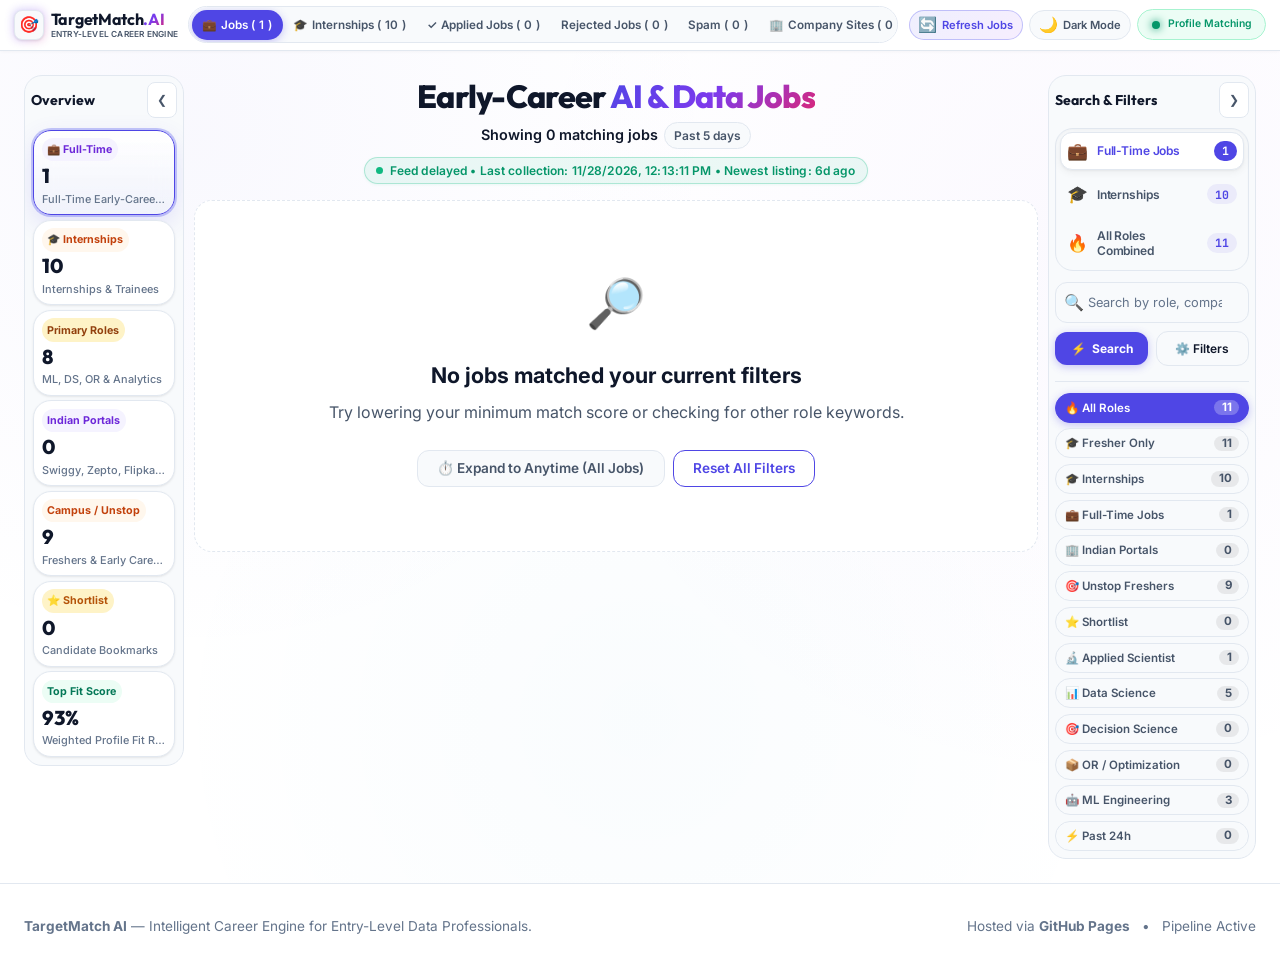
<file: index.html>
<!DOCTYPE html>
<html lang="en">
<head>
  <meta charset="UTF-8">
  <meta name="viewport" content="width=device-width, initial-scale=1.0">
  <title>TargetMatch AI | Entry-Level Job Matching Engine</title>
  <meta name="description" content="Precision entry-level job matching and priority scoring system for Applied ML, Data Science, Decision Science, OR Optimization, and Forecasting roles.">
  <link rel="preconnect" href="https://fonts.googleapis.com">
  <link rel="preconnect" href="https://fonts.gstatic.com" crossorigin>
  <link href="https://fonts.googleapis.com/css2?family=Inter:wght@300;400;500;600;700&family=Outfit:wght@400;500;600;700;800&family=JetBrains+Mono:wght@400;500&display=swap" rel="stylesheet">
  <link rel="stylesheet" href="styles.css?v=20261105_largerheader1">
  <script>
    (function() {
      try {
        if (localStorage.getItem('targetmatch_filters_sidebar_collapsed') === 'true') {
          document.documentElement.classList.add('filters-sidebar-collapsed');
        }
        var savedTheme = localStorage.getItem('targetmatch_theme') || 'light';
        document.documentElement.setAttribute('data-theme', savedTheme);
        if (localStorage.getItem('targetmatch_sidebar_collapsed') === 'true') {
          document.documentElement.classList.add('stats-sidebar-collapsed');
        }
      } catch (e) {}
    })();
  </script>
</head>
<body>

  <!-- Navigation Bar -->
  <header class="navbar" id="navbar">
    <div class="nav-container">
      <div class="brand">
        <div class="brand-logo">
          <span class="logo-icon">🎯</span>
          <div class="logo-pulse"></div>
        </div>
        <div class="brand-text">
          <span class="brand-title">TargetMatch<span class="brand-accent">.AI</span></span>
          <span class="brand-badge">Entry-Level Career Engine</span>
        </div>
      </div>

      <nav class="nav-tabs" id="nav-tabs" aria-label="Main Navigation">
        <button class="nav-tab active" data-tab="jobs" id="tab-btn-jobs">
          <span class="tab-icon">💼</span> Jobs (<span id="nav-job-count">0</span>)
        </button>
        <button class="nav-tab" data-tab="internships" id="tab-btn-internships">
          <span class="tab-icon">🎓</span> Internships (<span id="nav-intern-count">0</span>)
        </button>
        <button class="nav-tab" data-tab="applied" id="tab-btn-applied">
          <span class="tab-icon">✓</span> Applied Jobs (<span id="nav-applied-count">0</span>)
        </button>
        <button class="nav-tab" data-tab="rejected" id="tab-btn-rejected">
          Rejected Jobs (<span id="nav-rejected-count">0</span>)
        </button>
        <button class="nav-tab" data-tab="spam" id="tab-btn-spam">
          Spam (<span id="nav-spam-count">0</span>)
        </button>
        <button class="nav-tab" data-tab="company-sites" id="tab-btn-company-sites">
          <span class="tab-icon">🏢</span> Company Sites (<span id="nav-company-sites-count">0</span>)
        </button>
        <button class="nav-tab" data-tab="strategy" id="tab-btn-strategy">
          <span class="tab-icon">🗺️</span> 9-Tier Strategy
        </button>
        <button class="nav-tab" data-tab="skills" id="tab-btn-skills">
          <span class="tab-icon">⚡</span> Skill Matrix
        </button>
        <button class="nav-tab" data-tab="tester" id="tab-btn-tester">
          <span class="tab-icon">🧪</span> Live Job Scorer
        </button>
        <button class="nav-tab" data-tab="linkedin" id="tab-btn-linkedin">
          <span class="tab-icon">📥</span> LinkedIn Post Fetcher
        </button>
        <button class="nav-tab" data-tab="channels" id="tab-btn-channels">
          <span class="tab-icon">🌐</span> Career Channels
        </button>
      </nav>

      <div class="nav-actions">
        <button class="btn-nav-refresh" id="nav-refresh-btn" title="Load the latest published feed. New listings sync automatically every few minutes.">
          <span class="refresh-spinner" id="nav-refresh-icon">🔄</span>
          <span id="nav-refresh-label">Refresh Jobs</span>
        </button>
        <button class="theme-toggle-btn" id="theme-toggle-btn" title="Toggle Light / Dark Background" aria-label="Toggle theme">
          <span class="theme-icon-indicator" id="theme-icon-indicator">🌙</span>
          <span class="theme-mode-text" id="theme-mode-text">Dark Mode</span>
        </button>
        <div class="system-status" title="See each job for its analysis method">
          <span class="status-dot"></span>
          <span class="status-text">Profile Matching</span>
        </div>
      </div>
    </div>
  </header>

  <!-- Main Content Container -->
  <div class="dashboard-layout" id="dashboard-layout">
    <aside class="stats-sidebar" id="stats-sidebar" aria-label="Job overview and quick filters">
      <div class="stats-sidebar-header">
        <span class="stats-sidebar-heading">Overview</span>
        <button type="button" class="stats-sidebar-toggle" id="stats-sidebar-toggle" aria-expanded="true" aria-controls="stats-grid" aria-label="Collapse overview sidebar" title="Collapse overview sidebar">
          <span class="stats-sidebar-toggle-icon" aria-hidden="true">&#10094;</span>
          <span class="stats-sidebar-toggle-text">Collapse</span>
        </button>
      </div>
      <!-- Interactive Stats Deck -->
      <div class="stats-grid interactive-stats" id="stats-grid">
        <button type="button" class="stat-card clickable active-stat" id="stat-full-jobs" data-stat-filter="full-jobs" title="Click to filter Full-Time Jobs (Internships separated)" aria-label="Click to filter Full-Time Jobs (Internships separated)">
          <div class="stat-header">
            <span class="stat-badge badge-portal">💼 Full-Time</span>
            <span class="stat-icon">💼</span>
          </div>
          <div class="stat-value" id="stat-full-jobs-val">0</div>
          <div class="stat-label">Full-Time Early-Career Roles</div>
          <span class="stat-action-hint">Click to isolate</span>
        </button>

        <button type="button" class="stat-card clickable" id="stat-internships" data-stat-filter="internships" title="Click to filter Internships &amp; Traineeships" aria-label="Click to filter Internships &amp; Traineeships">
          <div class="stat-header">
            <span class="stat-badge badge-unstop">🎓 Internships</span>
            <span class="stat-icon">🎓</span>
          </div>
          <div class="stat-value" id="stat-internships-val">0</div>
          <div class="stat-label">Internships &amp; Trainees</div>
          <span class="stat-action-hint">Click to isolate</span>
        </button>

        <button type="button" class="stat-card clickable" id="stat-primary" data-stat-filter="primary" title="Click to filter by Primary Roles (Tiers 1–7)" aria-label="Click to filter by Primary Roles (Tiers 1–7)">
          <div class="stat-header">
            <span class="stat-badge badge-primary">Primary Roles</span>
            <span class="stat-icon">🥇</span>
          </div>
          <div class="stat-value" id="stat-primary-val">0</div>
          <div class="stat-label">ML, DS, OR &amp; Analytics</div>
          <span class="stat-action-hint">Click to filter</span>
        </button>

        <button type="button" class="stat-card clickable" id="stat-portals" data-stat-filter="source-company" title="Click to filter by Indian Company Direct Career Sites" aria-label="Click to filter by Indian Company Direct Career Sites">
          <div class="stat-header">
            <span class="stat-badge badge-portal">Indian Portals</span>
            <span class="stat-icon">🏢</span>
          </div>
          <div class="stat-value" id="stat-portals-val">0</div>
          <div class="stat-label">Swiggy, Zepto, Flipkart &amp; ATS</div>
          <span class="stat-action-hint">Click to filter</span>
        </button>

        <button type="button" class="stat-card clickable" id="stat-unstop" data-stat-filter="source-unstop" title="Click to filter by Unstop Campus &amp; Fresher Openings" aria-label="Click to filter by Unstop Campus &amp; Fresher Openings">
          <div class="stat-header">
            <span class="stat-badge badge-unstop">Campus / Unstop</span>
            <span class="stat-icon">🎯</span>
          </div>
          <div class="stat-value" id="stat-unstop-val">0</div>
          <div class="stat-label">Freshers &amp; Early Careers</div>
          <span class="stat-action-hint">Click to filter</span>
        </button>

        <button type="button" class="stat-card clickable" id="stat-saved" data-stat-filter="saved" title="Click to view your bookmarked job shortlist" aria-label="Click to view your bookmarked job shortlist">
          <div class="stat-header">
            <span class="stat-badge badge-saved">⭐ Shortlist</span>
            <span class="stat-icon">⭐</span>
          </div>
          <div class="stat-value" id="stat-saved-val">0</div>
          <div class="stat-label">Candidate Bookmarks</div>
          <span class="stat-action-hint">Click to view</span>
        </button>

        <button type="button" class="stat-card clickable" id="stat-score" data-stat-filter="score" title="Click to sort by Highest Match Score" aria-label="Click to sort by Highest Match Score">
          <div class="stat-header">
            <span class="stat-badge badge-highlight">Top Fit Score</span>
            <span class="stat-icon">⚡</span>
          </div>
          <div class="stat-value" id="stat-avg-score-val">0%</div>
          <div class="stat-label">Weighted Profile Fit Rate</div>
          <span class="stat-action-hint">Click to sort</span>
        </button>
      </div>
    </aside>
  <main class="main-content">

    <!-- Hero Section -->
    <section class="hero-section">
      <h1 class="hero-title">
        Early-Career <span class="gradient-text">AI &amp; Data Jobs</span>
      </h1>
      <div class="search-results-banner hero-results-summary" id="search-results-banner" aria-live="polite" aria-atomic="true">
        <div class="banner-headline-row">
          <h2 class="banner-headline" id="banner-headline"><span class="results-count" id="results-count">Showing 0 matching jobs</span><span id="banner-job-count" hidden>0</span></h2>
          <span class="banner-pill" id="banner-scope-pill">Past 5 days</span>
        </div>
        <p class="banner-caption" id="banner-caption" hidden></p>
      </div>
      <div class="hero-feed-status">
        <div class="auto-sync-badge results-sync-badge" title="Checks published feeds every 30 seconds. Refresh Jobs requests collection when the backend is available.">
          <span class="sync-pulse-dot live-active-pulse"></span>
          <span class="sync-badge-text">Checking feed freshness…</span>
        </div>
      </div>
    </section>

    <!-- TAB 1: Matched Jobs Board -->
    <section class="tab-content active" id="view-jobs">
      <!-- Results Info -->
      <div class="results-header">
        <div class="results-meta-left">
          <span class="active-filter-indicator" id="active-filter-indicator"></span>
        </div>

      </div>

      <!-- Jobs Grid -->
      <div class="jobs-grid" id="jobs-grid">
        <!-- Rendered via JS -->
      </div>
      
      <!-- Pagination Controls ("Many Pages") -->
      <div class="pagination-container" id="pagination-container" style="display:none;">
        <div class="pagination-info" id="pagination-info">Showing 1–8 of 24 jobs (Page 1 of 3)</div>
        <div class="pagination-buttons" id="pagination-buttons">
          <!-- Rendered via JS -->
        </div>
        <div class="pagination-size">
          <label for="page-size-select">Per page:</label>
          <select id="page-size-select">
            <option value="6">6 jobs</option>
            <option value="8">8 jobs</option>
            <option value="12">12 jobs</option>
            <option value="24" selected>24 jobs</option>
          </select>
        </div>
      </div>

      <!-- Empty State -->
      <div class="empty-state" id="empty-state" style="display:none;">
        <span class="empty-icon">🔎</span>
        <h3 id="empty-state-title">No jobs matched your current filters</h3>
        <p id="empty-state-desc">Try clearing your search query or expanding the time window.</p>
        <div class="empty-state-actions" style="display: flex; gap: 0.5rem; justify-content: center; flex-wrap: wrap; margin-top: 1rem;">
          <button class="btn btn-primary" id="empty-clear-search-btn" style="display:none;">✕ Clear Search Keyword</button>
          <button class="btn btn-secondary" id="empty-expand-freshness-btn">⏱️ Expand to Anytime (All Jobs)</button>
          <button class="btn btn-outline" id="reset-filters-btn">Reset All Filters</button>
        </div>
      </div>
    </section>

        <!-- TAB: Individual Company Sites & Direct ATS Portals -->
    <section class="tab-content" id="view-company-sites">
      <div class="section-card">
        <div class="section-header">
          <div>
            <div class="hero-badge" style="margin-bottom: 0.5rem; display: inline-flex;">
              <span>🏢 Direct ATS &amp; Company Career Sites</span>
            </div>
            <h2 class="section-title">Matching Jobs on Company Sites</h2>
            <p class="section-desc">
              Specific data, AI, research and analytics openings matching your early-career profile. Each application link opens the individual employer job listing. Only matching requisitions are shown; unavailable feeds may return no results.
            </p>
          </div>
        </div>

        <!-- Company Sites Filter & Search Bar -->
        <div class="company-sites-toolbar">
          <div class="company-search-box">
            <span class="search-icon">🔍</span>
            <input type="text" id="company-sites-search-input" placeholder="Search direct company openings by company name, role, or skills (e.g. Swiggy, Python, APM, Zepto)...">
          </div>
          <div class="company-ecosystem-chips">
            <span class="ecosystem-label">Filter Ecosystem:</span>
            <button type="button" class="company-filter-chip active" data-ecosystem="all">🌐 All Company Sites (<span id="chip-company-all-count">0</span>)</button>
            <button type="button" class="company-filter-chip" data-ecosystem="unicorns">🦄 Unicorns &amp; Consumer Tech</button>
            <button type="button" class="company-filter-chip" data-ecosystem="fintech">💳 Fintech &amp; Banking</button>
            <button type="button" class="company-filter-chip" data-ecosystem="ai">🤖 AI &amp; Deep Tech Labs</button>
            <button type="button" class="company-filter-chip" data-ecosystem="consulting">📊 Analytics &amp; Consulting</button>
          </div>
        </div>

        <!-- Live Direct Company Openings Grid -->
        <div class="company-sites-section-title">
          <h3>⚡ Live Early-Career Roles on Direct Company Sites (<span id="company-sites-live-count">0</span> Active)</h3>
          <span class="section-subtitle">Employer job listings from the latest feed sync (Greenhouse, Lever, Ashby and SmartRecruiters)</span>
        </div>
        <div class="jobs-grid" id="company-sites-grid">
          <!-- Dynamically populated by renderCompanySites() in app.js -->
        </div>

      </div>
    </section>

    <section class="tab-content" id="view-applied">
      <div class="section-card">
        <div class="section-header"><div>
          <h2 class="section-title">Applied Jobs</h2>
          <p class="section-desc">Keep track of jobs you have already applied for. These roles are hidden from your available jobs and stay here even after they leave the live feed.</p>
          <p class="applied-storage-note">Saved in this browser on this device.</p>
        </div></div>
        <div class="applied-jobs-toolbar">
          <label for="applied-jobs-search">Search applied jobs</label>
          <input type="search" id="applied-jobs-search" placeholder="Job title, company or location" autocomplete="off">
          <span id="applied-jobs-count" role="status" aria-live="polite">0 applied jobs</span>
        </div>
        <div class="jobs-grid" id="applied-jobs-grid"></div>
      </div>
    </section>

    <section class="tab-content" id="view-rejected">
      <div class="section-card">
        <div class="section-header"><div>
          <h2 class="section-title">Rejected Jobs</h2>
          <p class="section-desc">Jobs you reject stay hidden from your available jobs, even after a feed refresh. Move them back anytime.</p>
          <p class="applied-storage-note">Saved in this browser on this device.</p>
        </div></div>
        <div class="applied-jobs-toolbar">
          <label for="rejected-jobs-search">Search rejected jobs</label>
          <input type="search" id="rejected-jobs-search" placeholder="Job title, company or location" autocomplete="off">
          <span id="rejected-jobs-count" role="status" aria-live="polite">0 rejected jobs</span>
        </div>
        <div class="jobs-grid" id="rejected-jobs-grid"></div>
      </div>
    </section>

    <section class="tab-content" id="view-spam">
      <div class="section-card">
        <div class="section-header"><div>
          <h2 class="section-title">Spam</h2>
          <p class="section-desc">Flagged jobs stay here for 24 hours, then are removed automatically. They remain blocked from your feed unless you restore them before then.</p>
          <p class="applied-storage-note">Saved only in this browser on this device; this does not report the job to its publisher.</p>
        </div></div>
        <div class="applied-jobs-toolbar">
          <label for="spam-jobs-search">Search spam jobs</label>
          <input type="search" id="spam-jobs-search" placeholder="Job title, company or location" autocomplete="off">
          <span id="spam-jobs-count" role="status" aria-live="polite">0 flagged jobs</span>
        </div>
        <div class="jobs-grid" id="spam-jobs-grid"></div>
      </div>
    </section>

    <!-- TAB 2: 9-Tier Strategy & Role Mapping -->
    <section class="tab-content" id="view-strategy">
      <div class="section-card">
        <div class="section-header">
          <div>
            <h2 class="section-title">9-Tier Role Mapping & Application Strategy</h2>
            <p class="section-desc">Your curated career strategy for targeting early-career roles across high-impact data domains.</p>
          </div>
        </div>

        <div class="strategy-table-container">
          <table class="strategy-table">
            <thead>
              <tr>
                <th>Tier</th>
                <th>Priority</th>
                <th>Role Category</th>
                <th>Target Roles (Early-Career)</th>
                <th>Core Competencies</th>
                <th>Weight</th>
              </tr>
            </thead>
            <tbody id="strategy-table-body">
              <!-- Dynamically Populated -->
            </tbody>
          </table>
        </div>

        <div class="strategy-guidelines">
          <div class="guideline-card">
            <span class="guideline-icon">🛡️</span>
            <h4>Early-Career Experience Range</h4>
            <p>Roles with unspecified experience or requirements up to 4 years are eligible. Senior, staff, lead, director, and principal roles remain excluded.</p>
          </div>
          <div class="guideline-card">
            <span class="guideline-icon">🌐</span>
            <h4>Multi-Platform Postings</h4>
            <p>Ingests and verifies early-career job postings directly from LinkedIn, Naukri, Indeed, and top-tier direct ATS platforms.</p>
          </div>
          <div class="guideline-card">
            <span class="guideline-icon">🎯</span>
            <h4>Composite Scoring Formula</h4>
            <p><code>Final Score = 40% Skills + 35% Role Priority + 15% Entry Seniority + 10% Location + Fresher Bonus</code></p>
          </div>
          <div class="guideline-card">
            <span class="guideline-icon">📍</span>
            <h4>Location Preference</h4>
            <p>Prioritizes India tech hubs (Bangalore, Hyderabad, Gurgaon, Pune, Kolkata, Mumbai) and Remote India positions.</p>
          </div>
        </div>
      </div>
    </section>

    <!-- TAB 3: Skill Matrix Inspector -->
    <section class="tab-content" id="view-skills">
      <div class="section-card">
        <div class="section-header">
          <div>
            <h2 class="section-title">Candidate Skill Matrix & Proficiency Weights</h2>
            <p class="section-desc">Profile skills and weights defined in <code>profile.json</code> used to calculate job alignment.</p>
          </div>
        </div>

        <div class="skills-category-grid" id="skills-category-grid">
          <!-- Dynamically Populated from profile.json -->
        </div>
      </div>
    </section>

    <!-- TAB 4: Live Job Scorer / Tester -->
    <section class="tab-content" id="view-tester">
      <div class="section-card">
        <div class="section-header">
          <div>
            <h2 class="section-title">Interactive Job Match Simulator</h2>
            <p class="section-desc">Paste any job title, role category, and skills to test the client-side scoring engine in real time.</p>
          </div>
        </div>

        <div class="tester-layout">
          <form class="tester-form" id="tester-form">
            <div class="form-row">
              <div class="form-group">
                <label for="test-title">Job Title <span class="req">*</span></label>
                <input type="text" id="test-title" placeholder="e.g. Junior Applied Scientist" required>
              </div>
              <div class="form-group">
                <label for="test-company">Company</label>
                <input type="text" id="test-company" placeholder="e.g. Innovate AI" value="Innovate AI">
              </div>
            </div>

            <div class="form-row">
              <div class="form-group">
                <label for="test-category">Role Category</label>
                <select id="test-category">
                  <option value="Applied Scientist / ML Research">Tier 1: Applied Scientist / ML Research (Primary)</option>
                  <option value="Data Science">Tier 2: Data Science (Primary)</option>
                  <option value="Decision Science">Tier 3: Decision Science (Primary)</option>
                  <option value="OR / Optimization">Tier 4: OR / Optimization (Primary)</option>
                  <option value="Product">Tier 5: Product (Management) (Primary)</option>
                  <option value="Strategy / Programs">Tier 6: Strategy (Management) (Primary)</option>
                  <option value="Forecasting">Tier 7: Forecasting (Primary)</option>
                  <option value="ML Engineering">Tier 8: ML Engineering (Secondary)</option>
                  <option value="Data Engineering Adjacent">Tier 9: Data Engineering Adjacent (Optional)</option>
                  <option value="Software Engineering">Other: Software Engineering (Out of scope)</option>
                </select>
              </div>

              <div class="form-group">
                <label for="test-seniority">Seniority / Level</label>
                <select id="test-seniority">
                  <option value="junior">Junior (Entry-Level)</option>
                  <option value="fresher">Fresher / Graduate</option>
                  <option value="intern">Intern / Internship</option>
                  <option value="associate">Associate</option>
                  <option value="mid">Mid-Level</option>
                  <option value="senior">Senior (Exclusion Test)</option>
                  <option value="lead">Lead / Staff (Exclusion Test)</option>
                </select>
              </div>
            </div>

            <div class="form-row">
              <div class="form-group">
                <label for="test-exp">Years of Experience Required</label>
                <input type="number" id="test-exp" value="0" min="0" max="10">
              </div>
              <div class="form-group">
                <label for="test-location">Location</label>
                <input type="text" id="test-location" value="Bangalore" placeholder="e.g. Bangalore, Hyderabad, Remote">
              </div>
            </div>

            <div class="form-group">
              <label for="test-skills">Required Skills (Comma separated)</label>
              <input type="text" id="test-skills" value="python, pytorch, machine_learning, deep_learning" placeholder="e.g. python, sql, linear_programming, forecasting">
              <span class="form-hint">Tip: Use skill aliases like machine_learning, linear_programming, time_series, sql, ab_testing</span>
            </div>

            <div class="form-actions">
              <button type="submit" class="btn btn-primary" id="btn-run-test">
                <span>⚡ Run Live Evaluation</span>
              </button>
              <button type="button" class="btn btn-secondary" id="btn-load-preset">
                <span>🔄 Load Sample Presets</span>
              </button>
            </div>
          </form>

          <!-- Evaluation Result Card -->
          <div class="tester-result-panel" id="tester-result-panel">
            <div class="result-placeholder" id="result-placeholder">
              <span class="placeholder-icon">📊</span>
              <h4>Evaluation Ready</h4>
              <p>Fill out the form and click "Run Live Evaluation" to preview matching score, tier classification, and rejection triggers.</p>
            </div>

            <div class="result-card" id="result-card" style="display:none;">
              <div class="result-header">
                <span class="result-status-pill" id="result-status-pill">ACCEPTED</span>
                <span class="result-tier-badge" id="result-tier-badge">🥇 Tier 1</span>
              </div>
              <div class="result-score-block">
                <div class="score-circle">
                  <span class="score-num" id="result-score-num">0%</span>
                  <span class="score-tag">Match Score</span>
                </div>
                <div class="score-breakdown">
                  <div class="breakdown-item">
                    <span>Role Fit Weight:</span>
                    <strong id="result-role-weight">-</strong>
                  </div>
                  <div class="breakdown-item">
                    <span>Skill Match Rate:</span>
                    <strong id="result-skill-rate">-</strong>
                  </div>
                  <div class="breakdown-item">
                    <span>Seniority Filter:</span>
                    <strong id="result-seniority-status">Passed</strong>
                  </div>
                </div>
              </div>
              <div class="result-details" id="result-details">
                <!-- Injected via JS -->
              </div>
            </div>
          </div>
        </div>
      </div>
    </section>

    <!-- TAB 5: LinkedIn Post Fetcher & Evaluator -->
    <section class="tab-content" id="view-linkedin">
      <div class="section-card">
        <div class="section-header">
          <div>
            <div class="hero-badge" style="margin-bottom: 0.5rem; display: inline-flex;">
              <span>👤 Individual Post Harvester</span>
            </div>
            <h2 class="section-title">Fetch Jobs Posted by Individuals in Public Messages</h2>
            <p class="section-desc">
              Directly fetch, parse, and evaluate informal hiring announcements published by individuals (hiring managers, founders, tech leads) in public LinkedIn feed messages.
              Checks seniority exclusions and the 4-year experience cap, calculates a multi-tier match score, and generates a personalized recruiter outreach pitch.
            </p>
          </div>
        </div>

        <!-- 1. Direct Public Post URL Fetcher Banner -->
        <div class="url-fetcher-banner">
          <div class="url-fetcher-header">
            <span class="url-fetcher-icon">🌐</span>
            <div>
              <h3 class="url-fetcher-title">Fetch Directly from Public LinkedIn Post URL</h3>
              <p class="url-fetcher-desc">
                Paste the web address of any public LinkedIn post or feed update. The engine automatically fetches and extracts the message content, hiring manager, company, and contact email.
              </p>
            </div>
          </div>
          <div class="url-fetcher-input-row">
            <input type="url" id="linkedin-fetch-url-input" placeholder="e.g. Paste any live LinkedIn post URL or search link (or paste message text below)..." class="fetch-input">
            <button type="button" class="btn btn-primary" id="btn-fetch-post-url">
              <span id="fetch-btn-label">⚡ Fetch & Parse Public Post</span>
            </button>
          </div>
          <div class="url-fetcher-hints">
            <span class="hint-label">Supported Links:</span>
            <code>linkedin.com/posts/...</code>
            <code>linkedin.com/search/results/content/...</code>
            <code>linkedin.com/feed/update/...</code>
            <code>linkedin.com/pulse/...</code>
            <div style="margin-top:0.4rem; color:var(--text-muted); font-size:0.78rem;">
              💡 <strong>Pro-Tip to avoid "Invalid post link" 404s:</strong> LinkedIn throws 404s on expired activity IDs or deleted posts. Click any <strong>Live Public Search Chip</strong> below to open active individual posts from the past 24 hours, or paste the message text directly into the form!
            </div>
          </div>
        </div>

        <!-- 2. Live Public Search Discovery Bar -->
        <div class="live-search-discovery-box">
          <div class="discovery-header">
            <span class="discovery-icon">🔍</span>
            <div>
              <strong>Discover Live Public Posts by Individuals (Past 24 Hours):</strong>
              <span class="discovery-sub">Click any pre-filtered Boolean query below to view real-time hiring posts from individuals directly on LinkedIn:</span>
            </div>
          </div>
          <div class="discovery-chips">
            <a href="https://www.linkedin.com/search/results/content/?keywords=%22hiring%22%20(%22data%20scientist%22%20OR%20%22data%20science%22)%20(%22fresher%22%20OR%20%220-1%22)%20(Bangalore%20OR%20Bengaluru)&origin=GLOBAL_SEARCH_HEADER&sortBy=%22date_posted%22" target="_blank" rel="noopener noreferrer" class="discovery-chip">
              <span>📊 Fresher Data Science Posts ↗</span>
            </a>
            <a href="https://www.linkedin.com/search/results/content/?keywords=%22hiring%22%20(%22associate%20product%20manager%22%20OR%20%22APM%22)%20(%22fresher%22%20OR%20%220-1%22)%20(Bangalore%20OR%20Bengaluru)&origin=GLOBAL_SEARCH_HEADER&sortBy=%22date_posted%22" target="_blank" rel="noopener noreferrer" class="discovery-chip">
              <span>🚀 APM / Product Fresher Posts ↗</span>
            </a>
            <a href="https://www.linkedin.com/search/results/content/?keywords=%22hiring%22%20(%22operations%20research%22%20OR%20%22optimization%22)%20(%22trainee%22%20OR%20%22fresher%22)&origin=GLOBAL_SEARCH_HEADER&sortBy=%22date_posted%22" target="_blank" rel="noopener noreferrer" class="discovery-chip">
              <span>⚙️ OR & Optimization Posts ↗</span>
            </a>
            <a href="https://www.linkedin.com/search/results/content/?keywords=%22hiring%22%20(%22applied%20scientist%22%20OR%20%22applied%20ml%22)%20(%22intern%22%20OR%20%22fresher%22)&origin=GLOBAL_SEARCH_HEADER&sortBy=%22date_posted%22" target="_blank" rel="noopener noreferrer" class="discovery-chip">
              <span>🤖 Applied ML Research Posts ↗</span>
            </a>
            <a href="https://www.linkedin.com/search/results/content/?keywords=%22hiring%22%20(%22forecasting%22%20OR%20%22time%20series%22)%20(%22analyst%22%20OR%20%22fresher%22)&origin=GLOBAL_SEARCH_HEADER&sortBy=%22date_posted%22" target="_blank" rel="noopener noreferrer" class="discovery-chip">
              <span>📈 Demand Forecasting Posts ↗</span>
            </a>
            <a href="https://www.linkedin.com/search/results/content/?keywords=%22hiring%22%20(%22decision%20scientist%22%20OR%20%22decision%20science%22)%20(%22fresher%22%20OR%20%22associate%22)&origin=GLOBAL_SEARCH_HEADER&sortBy=%22date_posted%22" target="_blank" rel="noopener noreferrer" class="discovery-chip">
              <span>🎯 Decision Science Posts ↗</span>
            </a>
          </div>
        </div>

        <!-- 3. Sample Presets Toolbar -->
        <div class="presets-container">
          <span class="presets-label">⚡ Load Individual Public Posts (1-Click Presets):</span>
          <div class="presets-buttons">
            <button type="button" class="preset-btn" data-preset="swiggy">🍕 Swiggy APM (Priya Sharma)</button>
            <button type="button" class="preset-btn" data-preset="flipkart">🛒 Flipkart ML (Dr. Sumanth Rao)</button>
            <button type="button" class="preset-btn" data-preset="razorpay">💳 Razorpay BizOps (Arjun Mehta)</button>
            <button type="button" class="preset-btn" data-preset="phonepe">📱 PhonePe DS (Ananya Sen)</button>
            <button type="button" class="preset-btn" data-preset="ifi">🎬 IFI Data Scientist (17h ago)</button>
            <button type="button" class="preset-btn" data-preset="groww">📈 Groww APM (Aakash Gupta)</button>
            <button type="button" class="preset-btn" data-preset="cred">💎 CRED Decision Science (Tanvi Agarwal)</button>
            <button type="button" class="preset-btn" data-preset="delhivery">📦 Delhivery OR (Kunal Singhal)</button>
            <button type="button" class="preset-btn" data-preset="zepto">⚡ Zepto Forecasting (Rohan Deshmukh)</button>
            <button type="button" class="preset-btn" data-preset="meesho">🛍️ Meesho DS (Vikramaditya Iyer)</button>
            <button type="button" class="preset-btn" data-preset="inmobi">🎯 InMobi Optimization (Neha Bansal)</button>
            <button type="button" class="preset-btn" data-preset="postman">🚀 Postman ML Engineer (Rajesh Menon)</button>
            <button type="button" class="preset-btn" data-preset="sarvam">🤖 Sarvam AI ML (Vivek Raghavan)</button>
          </div>
        </div>

        <div class="linkedin-fetcher-layout">
          <!-- Left: Input Form -->
          <div class="fetcher-card-box">
            <h3 class="panel-subtitle">📝 Raw LinkedIn Post Details</h3>
            
            <div class="form-group" style="margin-bottom: 1rem;">
              <label for="linkedin-post-input">Post Content / Text <span class="req">*</span></label>
              <textarea id="linkedin-post-input" rows="8" placeholder="Paste full LinkedIn post text here (e.g. 'We are hiring an Associate Product Manager at Swiggy in Bengaluru. Freshers welcome with SQL & analytics. Shoot a DM or email apm-hiring@swiggy.in...')..."></textarea>
            </div>

            <div class="form-row">
              <div class="form-group">
                <label for="linkedin-author-input">Post Author / Hiring Manager</label>
                <input type="text" id="linkedin-author-input" placeholder="e.g. Priya Sharma (Principal PM @ Swiggy)">
              </div>
              <div class="form-group">
                <label for="linkedin-url-input">LinkedIn Post URL</label>
                <input type="url" id="linkedin-url-input" placeholder="https://www.linkedin.com/posts/...">
              </div>
            </div>

            <div class="fetcher-actions">
              <button class="btn btn-primary" id="linkedin-parse-btn">
                <span>⚡ Parse & Evaluate Post</span>
              </button>
              <button class="btn btn-secondary" id="linkedin-clear-btn">
                <span>✕ Clear</span>
              </button>
            </div>
          </div>

          <!-- Right: Evaluation & Cold Pitch Panel -->
          <div class="fetcher-card-box evaluation-box" id="linkedin-eval-card">
            <div id="linkedin-eval-empty" class="eval-empty-state">
              <div class="eval-empty-icon">🎯</div>
              <h4>No Post Evaluated Yet</h4>
              <p>Paste a LinkedIn post or click one of the presets above, then click <strong>"Parse & Evaluate Post"</strong> to extract seniority, skills, tier match, and generate cold recruiter outreach message.</p>
            </div>

            <div id="linkedin-eval-result" style="display: none;">
              <div class="eval-header">
                <div>
                  <span class="job-tier-badge" id="eval-tier-badge">🥇 Tier 1 • Applied Scientist / ML</span>
                  <h3 class="eval-title" id="eval-job-title">Role Title</h3>
                  <div class="job-company-loc" style="margin-top: 0.25rem;">
                    <span class="job-company" id="eval-company">Company</span>
                    <span>•</span>
                    <span class="job-location" id="eval-location">📍 Location</span>
                  </div>
                </div>
                <div class="score-badge-circle" id="eval-score-circle">
                  <span class="score-badge-val" id="eval-score-val">95%</span>
                  <span class="score-badge-label">FIT</span>
                </div>
              </div>

              <!-- Metadata pills -->
              <div class="eval-meta-grid">
                <div class="eval-meta-item">
                  <span class="eval-meta-label">Seniority / Gate:</span>
                  <span class="eval-meta-val" id="eval-fresher-status">✓ Early Career (up to 4 Yrs) Eligible</span>
                </div>
                <div class="eval-meta-item">
                  <span class="eval-meta-label">Category:</span>
                  <span class="eval-meta-val" id="eval-category">-</span>
                </div>
                <div class="eval-meta-item">
                  <span class="eval-meta-label">Priority:</span>
                  <span class="eval-meta-val" id="eval-priority">Primary</span>
                </div>
                <div class="eval-meta-item">
                  <span class="eval-meta-label">Recruiter Contact:</span>
                  <span class="eval-meta-val" id="eval-contact">-</span>
                </div>
              </div>

              <div class="eval-skills-block">
                <div class="eval-skills-label">Extracted Skills (Matched):</div>
                <div class="skills-tags" id="eval-skills-tags"></div>
              </div>

              <div class="eval-skills-block" id="eval-skills-gaps-block" style="margin-top:0.6rem;">
                <div class="eval-skills-label" style="color:#b45309;">⚡ Semantic Skill Gaps:</div>
                <div class="skills-tags" id="eval-skills-gaps-tags"></div>
              </div>

              <div class="gap-bridge-box" id="eval-gap-bridge-box" style="margin-top:0.75rem; display:none;">
                <strong class="gap-box-title">🛠️ Actionable 1–2 Day Bridge Project:</strong>
                <p id="eval-gap-bridge-text" class="gap-box-desc"></p>
              </div>

              <div class="outreach-box-container">
                <div class="outreach-box-header">
                  <span class="outreach-title">💬 Generated Cold Outreach Pitch (LinkedIn DM / InMail)</span>
                  <button class="btn btn-outline btn-sm" id="linkedin-copy-dm-btn">
                    <span>📋 Copy Pitch</span>
                  </button>
                </div>
                <textarea id="eval-outreach-text" class="outreach-textarea" rows="5"></textarea>
              </div>

              <div class="eval-actions">
                <button class="btn btn-primary" id="linkedin-save-job-btn">
                  <span>📥 Save to My Matched Jobs</span>
                </button>
                <a href="#" target="_blank" rel="noopener noreferrer" class="btn btn-secondary" id="eval-view-post-link">
                  <span>💬 View Original Post ↗</span>
                </a>
              </div>
            </div>
          </div>
        </div>

        <!-- Curated Live Feed Section -->
        <div class="curated-feed-section">
          <div class="curated-feed-header">
            <div>
              <h3 class="section-title" style="font-size: 1.25rem;">Curated LinkedIn Feed Hiring Posts</h3>
              <p class="section-desc">Hand-verified informal hiring posts from top tech teams across Bengaluru, Gurgaon, and Hyderabad.</p>
            </div>
            <span class="badge-live-feed">⚡ Verified Fresh within 24h</span>
          </div>

          <div class="curated-feed-grid" id="curated-feed-grid">
            <!-- Injected via JS -->
          </div>
        </div>
      </div>
    </section>

  
    <!-- TAB 6: Multi-Platform Career Channels & Live Job Launchers -->
    <section class="tab-content" id="view-channels">
      <div class="section-card">
        <div class="section-header">
          <div>
            <div class="hero-badge" style="margin-bottom: 0.5rem; display: inline-flex;">
              <span>🌐 Multi-Platform Discovery Engine</span>
            </div>
            <h2 class="section-title">Job Search Channels &amp; Direct Career Portals</h2>
            <p class="section-desc">
              Directly query, browse, and launch live 0-year / pure fresher job searches across all premier Indian, startup, internship, data-specific, and remote career platforms.
            </p>
          </div>
        </div>

        <!-- Interactive Channel Query Customizer -->
        <div class="channel-query-deck">
          <div class="channel-query-header">
            <span class="channel-query-icon">⚡</span>
            <div>
              <strong>Target Role Query Launcher:</strong>
              <span class="channel-query-sub">Customize the role or company to update all 25+ platform launch links below simultaneously:</span>
            </div>
          </div>
          <div class="channel-query-inputs">
            <div class="channel-input-box">
              <label for="channel-role-input">Target Role Title:</label>
              <input type="text" id="channel-role-input" value="Data Scientist" placeholder="e.g. Applied Scientist, Data Scientist, Decision Scientist, APM...">
            </div>
            <div class="channel-input-box">
              <label for="channel-company-input">Target Company (Optional):</label>
              <input type="text" id="channel-company-input" placeholder="e.g. Swiggy, Razorpay, Flipkart, Fractal...">
            </div>
            <div class="channel-role-presets">
              <span class="preset-title">Quick Roles:</span>
              <button type="button" class="channel-preset-chip active" data-role="Data Scientist">📊 Data Scientist</button>
              <button type="button" class="channel-preset-chip" data-role="Applied Scientist">🔬 Applied Scientist</button>
              <button type="button" class="channel-preset-chip" data-role="Decision Scientist">🎯 Decision Scientist</button>
              <button type="button" class="channel-preset-chip" data-role="Operations Research">📦 OR / Optimization</button>
              <button type="button" class="channel-preset-chip" data-role="Associate Product Manager">🚀 APM</button>
              <button type="button" class="channel-preset-chip" data-role="Machine Learning Engineer">🤖 ML Engineer</button>
            </div>
          </div>
        </div>

        <!-- Categorized Channels Grid -->
        <div class="channels-grid">

          <!-- 1. General (India) -->
          <div class="channel-category-card">
            <div class="channel-cat-header">
              <span class="channel-cat-icon">🇮🇳</span>
              <div>
                <h3 class="channel-cat-title">General (India)</h3>
                <p class="channel-cat-desc">Top high-volume career networks across Indian tech hubs (Bengaluru, Hyderabad, Gurgaon, Pune, Mumbai).</p>
              </div>
            </div>
            <div class="channel-links-grid" id="cat-general-india">
              <a href="https://www.linkedin.com/jobs/search/?keywords=Data+Scientist&location=India&f_TPR=r86400&f_E=1%2C2%2C3" target="_blank" rel="noopener noreferrer" class="channel-chip" data-platform="linkedin">
                <span class="chip-brand">💼 LinkedIn India</span>
                <span class="chip-tag">Past 24h • Early Career</span>
              </a>
              <a href="https://www.naukri.com/data-scientist-jobs-in-india" target="_blank" rel="noopener noreferrer" class="channel-chip" data-platform="naukri">
                <span class="chip-brand">🔷 Naukri</span>
                <span class="chip-tag">Early Career</span>
              </a>
              <a href="https://in.indeed.com/jobs?q=Data+Scientist&l=India&fromage=1" target="_blank" rel="noopener noreferrer" class="channel-chip" data-platform="indeed">
                <span class="chip-brand">🎯 Indeed India</span>
                <span class="chip-tag">Entry Level</span>
              </a>
              <a href="https://www.foundit.in/srp/results?query=Data+Scientist&locations=India" target="_blank" rel="noopener noreferrer" class="channel-chip" data-platform="foundit">
                <span class="chip-brand">⚡ Foundit (ex-Monster)</span>
                <span class="chip-tag">0 Yrs Exp</span>
              </a>
              <a href="https://www.glassdoor.co.in/Job/india-data-scientist-jobs-SRCH_IL.0,5_IN115.htm?fromAge=1" target="_blank" rel="noopener noreferrer" class="channel-chip" data-platform="glassdoor">
                <span class="chip-brand">🚪 Glassdoor India</span>
                <span class="chip-tag">Verified Fresh</span>
              </a>
              <a href="https://www.shine.com/job-search/data-scientist-jobs-in-india" target="_blank" rel="noopener noreferrer" class="channel-chip" data-platform="shine">
                <span class="chip-brand">✨ Shine</span>
                <span class="chip-tag">Early Career</span>
              </a>
              <a href="https://www.timesjobs.com/candidate/job-search.html?searchType=personalizedSearch&from=submit&txtKeywords=Data+Scientist&cboWorkExp1=0" target="_blank" rel="noopener noreferrer" class="channel-chip" data-platform="timesjobs">
                <span class="chip-brand">📰 TimesJobs</span>
                <span class="chip-tag">0 Yrs</span>
              </a>
            </div>
          </div>

          <!-- 2. Tech / Startup -->
          <div class="channel-category-card">
            <div class="channel-cat-header">
              <span class="channel-cat-icon">🚀</span>
              <div>
                <h3 class="channel-cat-title">Tech / Startup</h3>
                <p class="channel-cat-desc">Venture-backed startups, high-growth tech teams, and product engineering hubs.</p>
              </div>
            </div>
            <div class="channel-links-grid" id="cat-tech-startup">
              <a href="https://wellfound.com/jobs?role=Data+Scientist&location=India" target="_blank" rel="noopener noreferrer" class="channel-chip" data-platform="wellfound">
                <span class="chip-brand">✌️ Wellfound (AngelList)</span>
                <span class="chip-tag">Startups</span>
              </a>
              <a href="https://www.instahyre.com/jobs-search?search=Data+Scientist" target="_blank" rel="noopener noreferrer" class="channel-chip" data-platform="instahyre">
                <span class="chip-brand">⚡ Instahyre</span>
                <span class="chip-tag">Top Tech</span>
              </a>
              <a href="https://cutshort.io/jobs?query=Data+Scientist" target="_blank" rel="noopener noreferrer" class="channel-chip" data-platform="cutshort">
                <span class="chip-brand">✂️ Cutshort</span>
                <span class="chip-tag">0-4 Yrs</span>
              </a>
              <a href="https://www.hirist.tech/search?keyword=Data+Scientist&exp=0-4" target="_blank" rel="noopener noreferrer" class="channel-chip" data-platform="hirist">
                <span class="chip-brand">💻 Hirist</span>
                <span class="chip-tag">Tech Jobs</span>
              </a>
              <a href="https://www.workatastartup.com/jobs?query=Data+Scientist" target="_blank" rel="noopener noreferrer" class="channel-chip" data-platform="ycombinator">
                <span class="chip-brand">🟧 Y Combinator Startups</span>
                <span class="chip-tag">YC Backed</span>
              </a>
            </div>
          </div>

          <!-- 3. Internships / Freshers -->
          <div class="channel-category-card">
            <div class="channel-cat-header">
              <span class="channel-cat-icon">🎓</span>
              <div>
                <h3 class="channel-cat-title">Internships / Freshers</h3>
                <p class="channel-cat-desc">Dedicated campus hiring, student trainee openings, and early-career starter programs.</p>
              </div>
            </div>
            <div class="channel-links-grid" id="cat-internships-freshers">
              <a href="https://internshala.com/internships/data-science-internship/" target="_blank" rel="noopener noreferrer" class="channel-chip" data-platform="internshala">
                <span class="chip-brand">🎓 Internshala</span>
                <span class="chip-tag">Student Interns</span>
              </a>
              <a href="https://unstop.com/internships?keyword=Data+Scientist" target="_blank" rel="noopener noreferrer" class="channel-chip" data-platform="unstop">
                <span class="chip-brand">🎯 Unstop</span>
                <span class="chip-tag">Campus &amp; Competitions</span>
              </a>
              <a href="https://www.letsintern.com/internships/data-science-internships" target="_blank" rel="noopener noreferrer" class="channel-chip" data-platform="letsintern">
                <span class="chip-brand">🌱 LetsIntern</span>
                <span class="chip-tag">Internships</span>
              </a>
              <a href="https://apna.co/jobs?q=Data+Scientist" target="_blank" rel="noopener noreferrer" class="channel-chip" data-platform="apna">
                <span class="chip-brand">📱 Apna</span>
                <span class="chip-tag">Early Career</span>
              </a>
            </div>
          </div>

          <!-- 4. Data / Analytics-Specific -->
          <div class="channel-category-card">
            <div class="channel-cat-header">
              <span class="channel-cat-icon">📊</span>
              <div>
                <h3 class="channel-cat-title">Data / Analytics-Specific</h3>
                <p class="channel-cat-desc">Niche data science communities, competition boards, and analytics research media.</p>
              </div>
            </div>
            <div class="channel-links-grid" id="cat-data-analytics">
              <a href="https://jobs.analyticsvidhya.com/jobs?search=Data+Scientist" target="_blank" rel="noopener noreferrer" class="channel-chip" data-platform="analyticsvidhya">
                <span class="chip-brand">📈 Analytics Vidhya</span>
                <span class="chip-tag">Data Community</span>
              </a>
              <a href="https://www.kaggle.com/jobs" target="_blank" rel="noopener noreferrer" class="channel-chip" data-platform="kaggle">
                <span class="chip-brand">🏆 Kaggle Jobs</span>
                <span class="chip-tag">ML &amp; Competitions</span>
              </a>
              <a href="https://analyticsindiamag.com/careers/" target="_blank" rel="noopener noreferrer" class="channel-chip" data-platform="aim">
                <span class="chip-brand">📰 Analytics India Mag</span>
                <span class="chip-tag">AI News &amp; Jobs</span>
              </a>
              <a href="https://dataelixir.com/jobs" target="_blank" rel="noopener noreferrer" class="channel-chip" data-platform="dataelixir">
                <span class="chip-brand">💌 DataTau / Data Elixir</span>
                <span class="chip-tag">Curated Newsletter</span>
              </a>
            </div>
          </div>

          <!-- 5. Remote / Global -->
          <div class="channel-category-card">
            <div class="channel-cat-header">
              <span class="channel-cat-icon">🌐</span>
              <div>
                <h3 class="channel-cat-title">Remote / Global</h3>
                <p class="channel-cat-desc">Worldwide remote opportunities hiring candidates in India and worldwide time zones.</p>
              </div>
            </div>
            <div class="channel-links-grid" id="cat-remote-global">
              <a href="https://remoteok.com/remote-data-scientist-jobs" target="_blank" rel="noopener noreferrer" class="channel-chip" data-platform="remoteok">
                <span class="chip-brand">🏝️ RemoteOK</span>
                <span class="chip-tag">Remote Worldwide</span>
              </a>
              <a href="https://weworkremotely.com/remote-jobs/search?term=Data+Scientist" target="_blank" rel="noopener noreferrer" class="channel-chip" data-platform="weworkremotely">
                <span class="chip-brand">🌍 We Work Remotely</span>
                <span class="chip-tag">Remote Global</span>
              </a>
              <a href="https://remotive.com/remote-jobs?search=Data+Scientist" target="_blank" rel="noopener noreferrer" class="channel-chip" data-platform="remotive">
                <span class="chip-brand">🌐 Remotive</span>
                <span class="chip-tag">Curated Remote</span>
              </a>
              <a href="https://www.workingnomads.com/jobs?category=data&q=Data+Scientist" target="_blank" rel="noopener noreferrer" class="channel-chip" data-platform="workingnomads">
                <span class="chip-brand">⛺ Working Nomads</span>
                <span class="chip-tag">Data Roles</span>
              </a>
              <a href="https://app.otta.com/jobs" target="_blank" rel="noopener noreferrer" class="channel-chip" data-platform="otta">
                <span class="chip-brand">🔮 Otta / Welcome to Jungle</span>
                <span class="chip-tag">Curated Tech</span>
              </a>
            </div>
          </div>

          <!-- 6. Direct Company Career Portals -->
          <div class="channel-category-card">
            <div class="channel-cat-header">
              <span class="channel-cat-icon">🏢</span>
              <div>
                <h3 class="channel-cat-title">Direct Company Career Pages</h3>
                <p class="channel-cat-desc">Skip middlemen. Apply directly to official requisitions on company ATS portals.</p>
              </div>
            </div>
            <div class="channel-links-grid" id="cat-direct-companies">
              <a href="https://www.flipkartcareers.com/" target="_blank" rel="noopener noreferrer" class="channel-chip">
                <span class="chip-brand">🛒 Flipkart Careers</span>
                <span class="chip-tag">Official ATS</span>
              </a>
              <a href="https://careers.swiggy.com/" target="_blank" rel="noopener noreferrer" class="channel-chip">
                <span class="chip-brand">🍕 Swiggy Careers</span>
                <span class="chip-tag">SmartRecruiters</span>
              </a>
              <a href="https://razorpay.com/jobs/" target="_blank" rel="noopener noreferrer" class="channel-chip">
                <span class="chip-brand">💳 Razorpay Jobs</span>
                <span class="chip-tag">Direct Portal</span>
              </a>
              <a href="https://www.phonepe.com/careers/" target="_blank" rel="noopener noreferrer" class="channel-chip">
                <span class="chip-brand">📱 PhonePe Careers</span>
                <span class="chip-tag">Official Portal</span>
              </a>
              <a href="https://www.meesho.io/careers" target="_blank" rel="noopener noreferrer" class="channel-chip">
                <span class="chip-brand">🛍️ Meesho Careers</span>
                <span class="chip-tag">Lever ATS</span>
              </a>
              <a href="https://fractal.ai/careers/" target="_blank" rel="noopener noreferrer" class="channel-chip">
                <span class="chip-brand">🧠 Fractal Analytics</span>
                <span class="chip-tag">AI &amp; Analytics</span>
              </a>
              <a href="https://www.mu-sigma.com/careers" target="_blank" rel="noopener noreferrer" class="channel-chip">
                <span class="chip-brand">📐 Mu Sigma</span>
                <span class="chip-tag">Decision Science</span>
              </a>
              <a href="https://www.tigeranalytics.com/careers/" target="_blank" rel="noopener noreferrer" class="channel-chip">
                <span class="chip-brand">🐯 Tiger Analytics</span>
                <span class="chip-tag">Applied ML &amp; DS</span>
              </a>
              <a href="https://careers.cred.club/" target="_blank" rel="noopener noreferrer" class="channel-chip">
                <span class="chip-brand">💎 CRED Careers</span>
                <span class="chip-tag">Lever ATS</span>
              </a>
              <a href="https://www.zeptonow.com/careers" target="_blank" rel="noopener noreferrer" class="channel-chip">
                <span class="chip-brand">⚡ Zepto Careers</span>
                <span class="chip-tag">Quick Commerce</span>
              </a>
              <a href="https://www.inmobi.com/company/careers" target="_blank" rel="noopener noreferrer" class="channel-chip">
                <span class="chip-brand">🎯 InMobi Careers</span>
                <span class="chip-tag">Greenhouse ATS</span>
              </a>
              <a href="https://groww.in/careers" target="_blank" rel="noopener noreferrer" class="channel-chip">
                <span class="chip-brand">📈 Groww Careers</span>
                <span class="chip-tag">Greenhouse ATS</span>
              </a>
              <a href="https://www.zomato.com/careers" target="_blank" rel="noopener noreferrer" class="channel-chip">
                <span class="chip-brand">🍽️ Zomato Careers</span>
                <span class="chip-tag">Direct Portal</span>
              </a>
              <a href="https://www.delhivery.com/careers" target="_blank" rel="noopener noreferrer" class="channel-chip">
                <span class="chip-brand">📦 Delhivery Careers</span>
                <span class="chip-tag">Logistics &amp; OR</span>
              </a>
            </div>
          </div>

        </div>
      </div>
    </section>

  </main>
    <aside class="filters-sidebar" id="filters-sidebar" aria-label="Job search and filters">
      <div class="stats-sidebar-header">
        <span class="stats-sidebar-heading filters-sidebar-heading">Search &amp; Filters</span>
        <button type="button" class="stats-sidebar-toggle" id="filters-sidebar-toggle" aria-expanded="true" aria-controls="search-command-deck" aria-label="Collapse search and filters sidebar" title="Collapse search and filters sidebar">
          <span class="filters-sidebar-toggle-icon" aria-hidden="true">&#10095;</span>
          <span class="filters-sidebar-toggle-text">Collapse</span>
        </button>
      </div>
      <!-- Unified Search Command Deck -->
      <div class="search-command-deck" id="search-command-deck">
        <!-- Prominent Role Type Separation Switch -->
        <div class="role-type-segmented-control" id="role-type-segmented-control" role="tablist" aria-orientation="vertical" aria-label="Separate Jobs from Internships">
          <button class="type-segment-btn active" data-role-type="jobs" id="btn-type-jobs" role="tab" aria-selected="true" title="Full-time roles only">
            <span class="segment-icon">💼</span>
            <span class="segment-title">Full-Time Jobs</span>
            <span class="segment-badge" id="segment-count-jobs">0</span>
          </button>
          <button class="type-segment-btn" data-role-type="internships" id="btn-type-internships" role="tab" aria-selected="false" title="Internships, Traineeships &amp; Apprenticeships only">
            <span class="segment-icon">🎓</span>
            <span class="segment-title">Internships</span>
            <span class="segment-badge" id="segment-count-internships">0</span>
          </button>
          <button class="type-segment-btn" data-role-type="all" id="btn-type-all" role="tab" aria-selected="false" title="View all roles (Jobs and Internships together)">
            <span class="segment-icon">🔥</span>
            <span class="segment-title">All Roles Combined</span>
            <span class="segment-badge" id="segment-count-all">0</span>
          </button>
        </div>

        <!-- Main Search Bar Row -->
        <div class="search-main-row">
          <div class="search-input-box">
            <span class="search-box-icon">🔍</span>
            <input type="text" id="search-input" aria-label="Search by role, company, or skill" placeholder="Search by role, company, or skill (e.g. Applied Scientist, PyTorch, Swiggy, LP)..." autocomplete="off">
            <button class="clear-search-btn" id="clear-search-btn" title="Clear search" style="display:none;">✕</button>
          </div>
          <button class="btn-command-search" id="btn-search-exec" type="button" title="Execute search">
            <span class="search-exec-icon">⚡</span>
            <span class="search-exec-text">Search</span>
          </button>
          <button class="btn-toggle-filters" id="btn-toggle-filters" type="button" aria-expanded="false" title="Toggle fine-tuning filters">
            <span>⚙️ Filters</span>
            <span class="filter-count-badge" id="active-filter-badge" style="display:none;">0</span>
          </button>
        </div>

        <!-- Quick Filter Pills with Dynamic Counts -->
        <div class="quick-filter-pills" id="quick-filter-pills">
          <button class="quick-pill active" data-filter-type="all">
            🔥 All Roles <span class="pill-count" id="count-all">0</span>
          </button>
          <button class="quick-pill pill-zero-exp" data-filter-type="zero-exp" id="pill-zero-exp" title="Optional filter for jobs requiring no prior experience">
            🎓 Fresher Only <span class="pill-count" id="count-zero-exp">0</span>
          </button>
          <button class="quick-pill pill-intern" data-filter-type="internships" id="pill-internships" title="Filter internships, traineeships & apprenticeships only">
            🎓 Internships <span class="pill-count" id="count-internships">0</span>
          </button>
          <button class="quick-pill pill-full-job" data-filter-type="full-jobs" id="pill-full-jobs" title="Filter full-time jobs only (exclude internships)">
            💼 Full-Time Jobs <span class="pill-count" id="count-full-jobs">0</span>
          </button>
          <button class="quick-pill pill-portal" data-filter-type="source-company">
            🏢 Indian Portals <span class="pill-count" id="count-company">0</span>
          </button>
          <button class="quick-pill pill-unstop" data-filter-type="source-unstop">
            🎯 Unstop Freshers <span class="pill-count" id="count-unstop">0</span>
          </button>
          <button class="quick-pill pill-saved" data-filter-type="saved" id="pill-saved">
            ⭐ Shortlist <span class="pill-count" id="count-saved">0</span>
          </button>
          <button class="quick-pill" data-filter-type="tier-1">
            🔬 Applied Scientist <span class="pill-count" id="count-as">0</span>
          </button>
          <button class="quick-pill" data-filter-type="tier-2">
            📊 Data Science <span class="pill-count" id="count-ds">0</span>
          </button>
          <button class="quick-pill" data-filter-type="tier-3">
            🎯 Decision Science <span class="pill-count" id="count-dec">0</span>
          </button>
          <button class="quick-pill" data-filter-type="tier-4">
            📦 OR / Optimization <span class="pill-count" id="count-or">0</span>
          </button>
          <button class="quick-pill" data-filter-type="tier-8">
            🤖 ML Engineering <span class="pill-count" id="count-mle">0</span>
          </button>
          <button class="quick-pill" data-filter-type="fresh-24">
            ⚡ Past 24h <span class="pill-count" id="count-24h">0</span>
          </button>
        </div>

        <!-- Collapsible Advanced Filters Drawer -->
        <div class="advanced-filters-drawer" id="advanced-filters-drawer" style="display:none;">
          <div class="filter-drawer-grid">
            <div class="drawer-group">
              <label for="role-type-select">Opportunity Type</label>
              <select id="role-type-select">
                <option value="jobs" selected>💼 Full-Time Jobs Only (Internships Separated)</option>
                <option value="internships">🎓 Internships &amp; Traineeships Only</option>
                <option value="all">🔥 All Opportunities (Jobs + Internships)</option>
              </select>
            </div>

            <div class="drawer-group">
              <label for="tier-select">Category / Role Tier</label>
              <select id="tier-select">
                <option value="all" selected>All Tiers (1–9)</option>
                <option value="primary">🥇 Primary Roles (Tiers 1–7)</option>
                <option value="secondary">🥈 Secondary Roles (Tier 8: ML Engineering)</option>
                <option value="adjacent">⚡ Optional Roles (Tier 9: Data Engineering)</option>
                <option value="1">🥇 Tier 1: Applied Scientist &amp; ML (Primary)</option>
                <option value="2">Tier 2: Data Science</option>
                <option value="3">Tier 3: Decision Science</option>
                <option value="4">🏅 Tier 4: OR / Optimization (Primary)</option>
                <option value="5">Tier 5: Product (Management)</option>
                <option value="6">Tier 6: Strategy (Management)</option>
                <option value="7">Tier 7: Forecasting</option>
                <option value="8">Tier 8: ML Engineering (Secondary)</option>
                <option value="9">Tier 9: Data Engineering Adjacent</option>
              </select>
            </div>

            <div class="drawer-group">
              <label for="location-select">Location (India &amp; Remote)</label>
              <select id="location-select">
                <option value="all" selected>🇮🇳 All India</option>
                <option value="bengaluru">Bengaluru / Bangalore</option>
                <option value="hyderabad">Hyderabad</option>
                <option value="pune">Pune</option>
                <option value="gurugram">Gurugram / Noida / Delhi NCR</option>
                <option value="mumbai">Mumbai</option>
                <option value="remote">🌐 Remote (India / Worldwide)</option>
              </select>
            </div>

            <div class="drawer-group">
              <label for="freshness-select">Posting Freshness</label>
              <select id="freshness-select">
                <option value="120" selected>⚡ Live & Fresh (1 min to 5 days / 120h)</option>
                <option value="1">⏱️ Past 1 Hour (0-60m)</option>
                <option value="12">🌅 Past 12 Hours</option>
                <option value="24">📅 Past 24 Hours (Today)</option>
                <option value="48">⏳ Past 2 Days (48h)</option>
                <option value="120">🗓️ Past 5 Days (120h)</option>
                <option value="168">📆 Past 7 Days</option>
                <option value="any">🌐 Anytime (All Jobs)</option>
              </select>
            </div>

            <div class="drawer-group">
              <label for="source-select">Source Platform</label>
              <select id="source-select">
                <option value="all" selected>All Platforms (Verified Openings)</option>
                <option value="Company Portal">🏢 Indian Companies (Direct Portals)</option>
                <option value="Unstop">🎯 Unstop (Campus &amp; Freshers)</option>
                <option value="Direct ATS">🚀 Direct ATS (Greenhouse / Lever / Ashby)</option>
                <option value="LinkedIn">💼 LinkedIn Direct</option>
                <option value="LinkedIn Post">👤 Individual Public Posts</option>
                <option value="Remotive">🌐 Remotive</option>
                <option value="Jobicy">🌐 Jobicy</option>
              </select>
            </div>

            <div class="drawer-group">
              <label for="score-slider">Min Fit Score: <span id="score-slider-val" class="slider-val">50%</span></label>
              <input type="range" id="score-slider" min="50" max="95" step="1" value="50">
            </div>

            <div class="drawer-group">
              <label for="sort-select">Sort Feed By</label>
              <select id="sort-select">
                <option value="fresher-first" selected>🎓 Fresher / Zero Experience First</option>
                <option value="latest">⚡ Newest to Oldest</option>
                <option value="score-desc">⭐ Highest Fit Score</option>
                <option value="tier-asc">🥇 Priority Tier (1 to 9)</option>
                <option value="company-asc">🏢 Company Name (A–Z)</option>
                <option value="farthest">⏳ Oldest to Newest</option>
              </select>
            </div>
          </div>

          <div class="filter-drawer-actions">
            <button class="btn-drawer-reset" id="reset-filters-btn" type="button">
              ↺ Reset All Filters
            </button>
            <button class="btn-drawer-close" id="btn-close-drawer" type="button">
              ✕ Close Drawer
            </button>
          </div>
        </div>
      </div>
    </aside>
  </div>

  <!-- Footer -->
  <footer class="footer">
    <div class="footer-container">
      <div class="footer-left">
        <strong>TargetMatch AI</strong> — Intelligent Career Engine for Entry-Level Data Professionals.
      </div>
      <div class="footer-right">
        <span>Hosted via <strong>GitHub Pages</strong></span>
        <span class="separator">•</span>
        <span id="footer-update-time">Pipeline Active</span>
      </div>
    </div>
  </footer>

  <!-- Job Details Modal Dialog -->
  <div class="modal-overlay" id="job-modal-overlay">
    <div class="modal-card" id="job-modal-card" role="dialog" aria-modal="true" aria-labelledby="modal-job-title">
      <button class="modal-close" id="modal-close-btn" aria-label="Close dialog">✕</button>
      <div class="modal-header">
        <div>
          <span class="job-tier-badge" id="modal-tier-badge">🥇 Tier 1 • Applied Scientist / ML</span>
          <h2 class="modal-title" id="modal-job-title">Job Title</h2>
          <div class="job-company-loc" style="margin-top: 0.35rem;">
            <span class="job-company" id="modal-company">Company</span>
            <span>•</span>
            <span class="job-location" id="modal-location">📍 Location</span>
          </div>
        </div>
        <div class="score-badge-circle" id="modal-score-circle">
          <span class="score-badge-val" id="modal-score-val">95%</span>
          <span class="score-badge-label">FIT</span>
        </div>
      </div>

      <div class="modal-body">
        <div class="modal-section">
          <h4>Job Description & Role Summary</h4>
          <p id="modal-description" class="modal-text"></p>
        </div>

        <div class="modal-section">
          <h4>Skills Match Analysis</h4>
          <div id="modal-skills-matched" class="skills-tags" style="margin-bottom: 0.75rem;"></div>
          <div id="modal-skills-missing" class="skills-tags"></div>
        </div>

        <div class="modal-section" id="modal-semantic-gap-section">
          <h4>⚡ Suggested Learning Roadmap (Template)</h4>
          <div class="semantic-gap-card">
            <div class="gap-card-header">
              <span class="gap-card-title">Identified Skill Gaps & Priority Weights</span>
              <span class="gap-fit-tag" id="modal-gap-fit-tag">85% Core Fit</span>
            </div>
            <div id="modal-gap-items" class="gap-items-grid"></div>
            <div class="gap-bridge-box" id="modal-gap-bridge-box">
              <strong class="gap-box-title">🛠️ Actionable 1–2 Day Bridge Project:</strong>
              <p id="modal-gap-bridge-text" class="gap-box-desc"></p>
            </div>
            <div class="gap-interview-box" id="modal-gap-interview-box">
              <strong class="gap-box-title">🎙️ Proactive Interview Talk-Track:</strong>
              <p id="modal-gap-interview-text" class="gap-box-desc"></p>
            </div>
          </div>
        </div>

        <div class="modal-section" id="modal-strategy-advice-section">
          <h4>Recommended Application Strategy</h4>
          <p id="modal-strategy-advice" class="modal-text"></p>
        </div>

        <div class="modal-section" id="modal-multi-source-section">
          <h4>🌐 Cross-Platform Application Hub</h4>
          <p class="modal-text" style="font-size:0.8rem; color:var(--text-muted); margin-bottom:0.5rem;">
            Directly cross-reference this role across major India, startup, internship, analytics, and remote channels:
          </p>
          <div id="modal-multi-source-grid" class="multi-source-pills-grid"></div>
        </div>
      </div>

      <div class="modal-footer">
        <button type="button" class="btn btn-secondary btn-reject-job" id="modal-reject-job">Reject Job</button>
        <button type="button" class="btn btn-secondary btn-mark-applied" id="modal-mark-applied">✓ Mark as Applied</button>
        <button type="button" class="btn btn-secondary btn-scam-job" id="modal-scam-job">Scam</button>
        <a href="#" target="_blank" rel="noopener noreferrer" class="btn btn-primary btn-linkedin" id="modal-apply-linkedin">
          <span>💼 Apply on LinkedIn (Past 24h & Early Career) ↗</span>
        </a>
        <a href="#" target="_blank" rel="noopener noreferrer" class="btn btn-secondary btn-naukri-link" id="modal-apply-google">
          <span>🔷 Apply on Naukri (0 Yrs Exp) ↗</span>
        </a>
        <a href="#" target="_blank" rel="noopener noreferrer" class="btn btn-secondary" id="modal-apply-company" style="display:none;">
          <span>✉️ Email Recruiter</span>
        </a>
        <button class="btn btn-secondary" id="modal-copy-btn">
          <span>📋 Copy Links</span>
        </button>
      </div>
    </div>
  </div>

  <!-- Toast Notification Container -->
  <div class="toast" id="toast">Details copied to clipboard!</div>

  <!-- Data & Logic Scripts -->
  <script src="data.js?v=20261102_v14"></script>
  <script src="app.js?v=20261115_exactlinks1"></script>
</body>
</html>
</file>
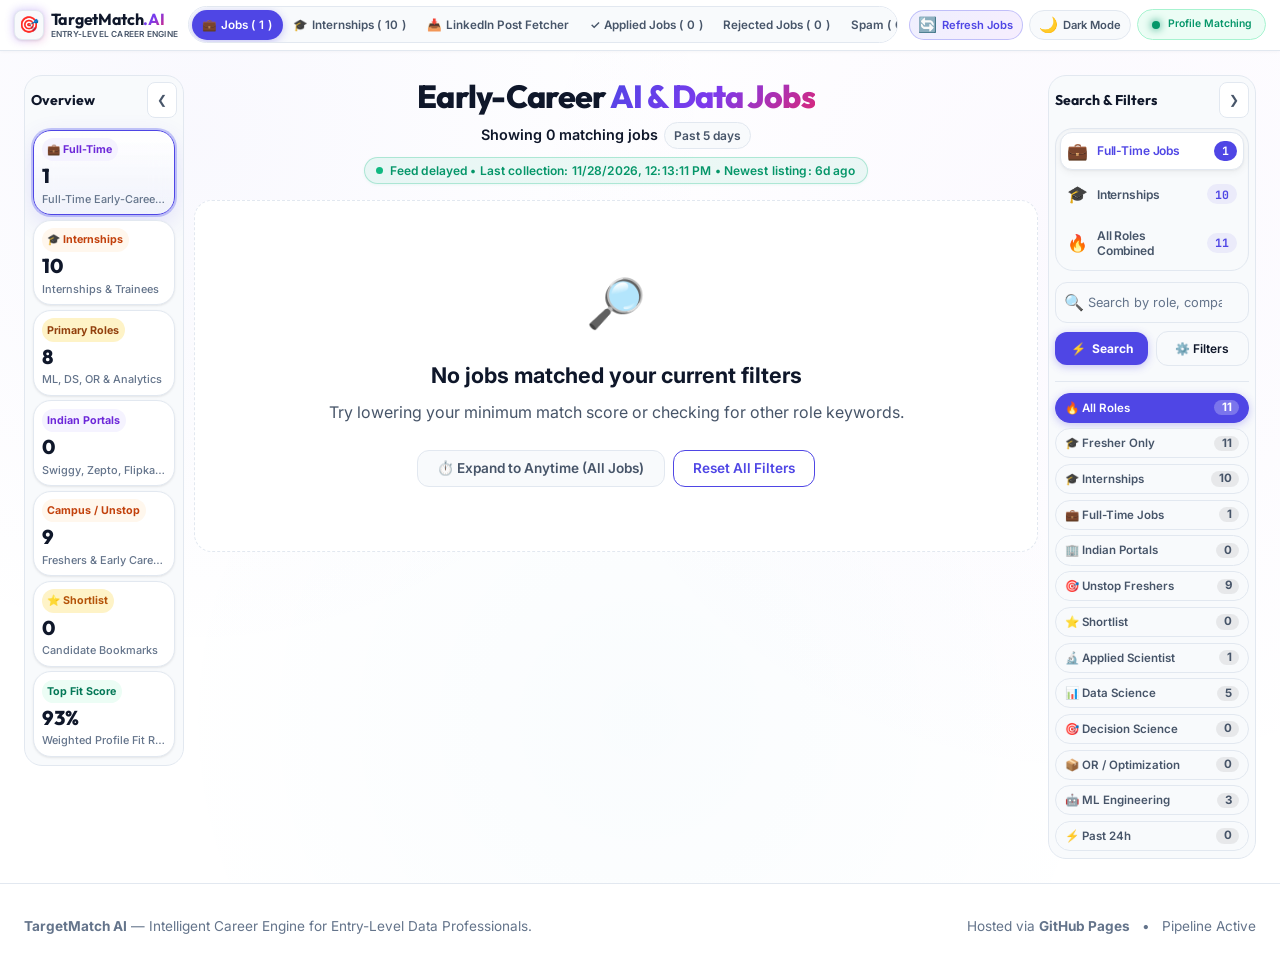
<file: docs/index.html>
<!DOCTYPE html>
<html lang="en">
<head>
  <meta charset="UTF-8">
  <meta name="viewport" content="width=device-width, initial-scale=1.0">
  <title>TargetMatch AI | Entry-Level Job Matching Engine</title>
  <meta name="description" content="Precision entry-level job matching and priority scoring system for Applied ML, Data Science, Decision Science, OR Optimization, and Forecasting roles.">
  <link rel="preconnect" href="https://fonts.googleapis.com">
  <link rel="preconnect" href="https://fonts.gstatic.com" crossorigin>
  <link href="https://fonts.googleapis.com/css2?family=Inter:wght@300;400;500;600;700&family=Outfit:wght@400;500;600;700;800&family=JetBrains+Mono:wght@400;500&display=swap" rel="stylesheet">
  <link rel="stylesheet" href="styles.css?v=20261105_largerheader1">
  <script>
    (function() {
      try {
        if (localStorage.getItem('targetmatch_filters_sidebar_collapsed') === 'true') {
          document.documentElement.classList.add('filters-sidebar-collapsed');
        }
        var savedTheme = localStorage.getItem('targetmatch_theme') || 'light';
        document.documentElement.setAttribute('data-theme', savedTheme);
        if (localStorage.getItem('targetmatch_sidebar_collapsed') === 'true') {
          document.documentElement.classList.add('stats-sidebar-collapsed');
        }
      } catch (e) {}
    })();
  </script>
</head>
<body>

  <!-- Navigation Bar -->
  <header class="navbar" id="navbar">
    <div class="nav-container">
      <div class="brand">
        <div class="brand-logo">
          <span class="logo-icon">🎯</span>
          <div class="logo-pulse"></div>
        </div>
        <div class="brand-text">
          <span class="brand-title">TargetMatch<span class="brand-accent">.AI</span></span>
          <span class="brand-badge">Entry-Level Career Engine</span>
        </div>
      </div>

      <nav class="nav-tabs" id="nav-tabs" aria-label="Main Navigation">
        <button class="nav-tab active" data-tab="jobs" id="tab-btn-jobs">
          <span class="tab-icon">💼</span> Jobs (<span id="nav-job-count">0</span>)
        </button>
        <button class="nav-tab" data-tab="internships" id="tab-btn-internships">
          <span class="tab-icon">🎓</span> Internships (<span id="nav-intern-count">0</span>)
        </button>
        <button class="nav-tab" data-tab="linkedin" id="tab-btn-linkedin">
          <span class="tab-icon">📥</span> LinkedIn Post Fetcher
        </button>
        <button class="nav-tab" data-tab="applied" id="tab-btn-applied">
          <span class="tab-icon">✓</span> Applied Jobs (<span id="nav-applied-count">0</span>)
        </button>
        <button class="nav-tab" data-tab="rejected" id="tab-btn-rejected">
          Rejected Jobs (<span id="nav-rejected-count">0</span>)
        </button>
        <button class="nav-tab" data-tab="spam" id="tab-btn-spam">
          Spam (<span id="nav-spam-count">0</span>)
        </button>
        <button class="nav-tab" data-tab="company-sites" id="tab-btn-company-sites">
          <span class="tab-icon">🏢</span> Company Sites (<span id="nav-company-sites-count">0</span>)
        </button>
        <button class="nav-tab" data-tab="strategy" id="tab-btn-strategy">
          <span class="tab-icon">🗺️</span> 9-Tier Strategy
        </button>
        <button class="nav-tab" data-tab="skills" id="tab-btn-skills">
          <span class="tab-icon">⚡</span> Skill Matrix
        </button>
        <button class="nav-tab" data-tab="tester" id="tab-btn-tester">
          <span class="tab-icon">🧪</span> Live Job Scorer
        </button>
        <button class="nav-tab" data-tab="channels" id="tab-btn-channels">
          <span class="tab-icon">🌐</span> Career Channels
        </button>
      </nav>

      <div class="nav-actions">
        <button class="btn-nav-refresh" id="nav-refresh-btn" title="Load the latest published feed. New listings sync automatically every few minutes.">
          <span class="refresh-spinner" id="nav-refresh-icon">🔄</span>
          <span id="nav-refresh-label">Refresh Jobs</span>
        </button>
        <button class="theme-toggle-btn" id="theme-toggle-btn" title="Toggle Light / Dark Background" aria-label="Toggle theme">
          <span class="theme-icon-indicator" id="theme-icon-indicator">🌙</span>
          <span class="theme-mode-text" id="theme-mode-text">Dark Mode</span>
        </button>
        <div class="system-status" title="See each job for its analysis method">
          <span class="status-dot"></span>
          <span class="status-text">Profile Matching</span>
        </div>
      </div>
    </div>
  </header>

  <!-- Main Content Container -->
  <div class="dashboard-layout" id="dashboard-layout">
    <aside class="stats-sidebar" id="stats-sidebar" aria-label="Job overview and quick filters">
      <div class="stats-sidebar-header">
        <span class="stats-sidebar-heading">Overview</span>
        <button type="button" class="stats-sidebar-toggle" id="stats-sidebar-toggle" aria-expanded="true" aria-controls="stats-grid" aria-label="Collapse overview sidebar" title="Collapse overview sidebar">
          <span class="stats-sidebar-toggle-icon" aria-hidden="true">&#10094;</span>
          <span class="stats-sidebar-toggle-text">Collapse</span>
        </button>
      </div>
      <!-- Interactive Stats Deck -->
      <div class="stats-grid interactive-stats" id="stats-grid">
        <button type="button" class="stat-card clickable active-stat" id="stat-full-jobs" data-stat-filter="full-jobs" title="Click to filter Full-Time Jobs (Internships separated)" aria-label="Click to filter Full-Time Jobs (Internships separated)">
          <div class="stat-header">
            <span class="stat-badge badge-portal">💼 Full-Time</span>
            <span class="stat-icon">💼</span>
          </div>
          <div class="stat-value" id="stat-full-jobs-val">0</div>
          <div class="stat-label">Full-Time Early-Career Roles</div>
          <span class="stat-action-hint">Click to isolate</span>
        </button>

        <button type="button" class="stat-card clickable" id="stat-internships" data-stat-filter="internships" title="Click to filter Internships &amp; Traineeships" aria-label="Click to filter Internships &amp; Traineeships">
          <div class="stat-header">
            <span class="stat-badge badge-unstop">🎓 Internships</span>
            <span class="stat-icon">🎓</span>
          </div>
          <div class="stat-value" id="stat-internships-val">0</div>
          <div class="stat-label">Internships &amp; Trainees</div>
          <span class="stat-action-hint">Click to isolate</span>
        </button>

        <button type="button" class="stat-card clickable" id="stat-primary" data-stat-filter="primary" title="Click to filter by Primary Roles (Tiers 1–7)" aria-label="Click to filter by Primary Roles (Tiers 1–7)">
          <div class="stat-header">
            <span class="stat-badge badge-primary">Primary Roles</span>
            <span class="stat-icon">🥇</span>
          </div>
          <div class="stat-value" id="stat-primary-val">0</div>
          <div class="stat-label">ML, DS, OR &amp; Analytics</div>
          <span class="stat-action-hint">Click to filter</span>
        </button>

        <button type="button" class="stat-card clickable" id="stat-portals" data-stat-filter="source-company" title="Click to filter by Indian Company Direct Career Sites" aria-label="Click to filter by Indian Company Direct Career Sites">
          <div class="stat-header">
            <span class="stat-badge badge-portal">Indian Portals</span>
            <span class="stat-icon">🏢</span>
          </div>
          <div class="stat-value" id="stat-portals-val">0</div>
          <div class="stat-label">Swiggy, Zepto, Flipkart &amp; ATS</div>
          <span class="stat-action-hint">Click to filter</span>
        </button>

        <button type="button" class="stat-card clickable" id="stat-unstop" data-stat-filter="source-unstop" title="Click to filter by Unstop Campus &amp; Fresher Openings" aria-label="Click to filter by Unstop Campus &amp; Fresher Openings">
          <div class="stat-header">
            <span class="stat-badge badge-unstop">Campus / Unstop</span>
            <span class="stat-icon">🎯</span>
          </div>
          <div class="stat-value" id="stat-unstop-val">0</div>
          <div class="stat-label">Freshers &amp; Early Careers</div>
          <span class="stat-action-hint">Click to filter</span>
        </button>

        <button type="button" class="stat-card clickable" id="stat-saved" data-stat-filter="saved" title="Click to view your bookmarked job shortlist" aria-label="Click to view your bookmarked job shortlist">
          <div class="stat-header">
            <span class="stat-badge badge-saved">⭐ Shortlist</span>
            <span class="stat-icon">⭐</span>
          </div>
          <div class="stat-value" id="stat-saved-val">0</div>
          <div class="stat-label">Candidate Bookmarks</div>
          <span class="stat-action-hint">Click to view</span>
        </button>

        <button type="button" class="stat-card clickable" id="stat-score" data-stat-filter="score" title="Click to sort by Highest Match Score" aria-label="Click to sort by Highest Match Score">
          <div class="stat-header">
            <span class="stat-badge badge-highlight">Top Fit Score</span>
            <span class="stat-icon">⚡</span>
          </div>
          <div class="stat-value" id="stat-avg-score-val">0%</div>
          <div class="stat-label">Weighted Profile Fit Rate</div>
          <span class="stat-action-hint">Click to sort</span>
        </button>
      </div>
    </aside>
  <main class="main-content">

    <!-- Hero Section -->
    <section class="hero-section">
      <h1 class="hero-title">
        Early-Career <span class="gradient-text">AI &amp; Data Jobs</span>
      </h1>
      <div class="search-results-banner hero-results-summary" id="search-results-banner" aria-live="polite" aria-atomic="true">
        <div class="banner-headline-row">
          <h2 class="banner-headline" id="banner-headline"><span class="results-count" id="results-count">Showing 0 matching jobs</span><span id="banner-job-count" hidden>0</span></h2>
          <span class="banner-pill" id="banner-scope-pill">Past 5 days</span>
        </div>
        <p class="banner-caption" id="banner-caption" hidden></p>
      </div>
      <div class="hero-feed-status">
        <div class="auto-sync-badge results-sync-badge" title="Checks published feeds every 30 seconds. Refresh Jobs requests collection when the backend is available.">
          <span class="sync-pulse-dot live-active-pulse"></span>
          <span class="sync-badge-text">Checking feed freshness…</span>
        </div>
      </div>
    </section>

    <!-- TAB 1: Matched Jobs Board -->
    <section class="tab-content active" id="view-jobs">
      <!-- Results Info -->
      <div class="results-header">
        <div class="results-meta-left">
          <span class="active-filter-indicator" id="active-filter-indicator"></span>
        </div>

      </div>

      <!-- Jobs Grid -->
      <div class="jobs-grid" id="jobs-grid">
        <!-- Rendered via JS -->
      </div>
      
      <!-- Pagination Controls ("Many Pages") -->
      <div class="pagination-container" id="pagination-container" style="display:none;">
        <div class="pagination-info" id="pagination-info">Showing 1–8 of 24 jobs (Page 1 of 3)</div>
        <div class="pagination-buttons" id="pagination-buttons">
          <!-- Rendered via JS -->
        </div>
        <div class="pagination-size">
          <label for="page-size-select">Per page:</label>
          <select id="page-size-select">
            <option value="6">6 jobs</option>
            <option value="8">8 jobs</option>
            <option value="12">12 jobs</option>
            <option value="24" selected>24 jobs</option>
          </select>
        </div>
      </div>

      <!-- Empty State -->
      <div class="empty-state" id="empty-state" style="display:none;">
        <span class="empty-icon">🔎</span>
        <h3 id="empty-state-title">No jobs matched your current filters</h3>
        <p id="empty-state-desc">Try clearing your search query or expanding the time window.</p>
        <div class="empty-state-actions" style="display: flex; gap: 0.5rem; justify-content: center; flex-wrap: wrap; margin-top: 1rem;">
          <button class="btn btn-primary" id="empty-clear-search-btn" style="display:none;">✕ Clear Search Keyword</button>
          <button class="btn btn-secondary" id="empty-expand-freshness-btn">⏱️ Expand to Anytime (All Jobs)</button>
          <button class="btn btn-outline" id="reset-filters-btn">Reset All Filters</button>
        </div>
      </div>
    </section>

        <!-- TAB: Individual Company Sites & Direct ATS Portals -->
    <section class="tab-content" id="view-company-sites">
      <div class="section-card">
        <div class="section-header">
          <div>
            <div class="hero-badge" style="margin-bottom: 0.5rem; display: inline-flex;">
              <span>🏢 Direct ATS &amp; Company Career Sites</span>
            </div>
            <h2 class="section-title">Matching Jobs on Company Sites</h2>
            <p class="section-desc">
              Specific data, AI, research and analytics openings matching your early-career profile. Each application link opens the individual employer job listing. Only matching requisitions are shown; unavailable feeds may return no results.
            </p>
          </div>
        </div>

        <!-- Company Sites Filter & Search Bar -->
        <div class="company-sites-toolbar">
          <div class="company-search-box">
            <span class="search-icon">🔍</span>
            <input type="text" id="company-sites-search-input" placeholder="Search direct company openings by company name, role, or skills (e.g. Swiggy, Python, APM, Zepto)...">
          </div>
          <div class="company-ecosystem-chips">
            <span class="ecosystem-label">Filter Ecosystem:</span>
            <button type="button" class="company-filter-chip active" data-ecosystem="all">🌐 All Company Sites (<span id="chip-company-all-count">0</span>)</button>
            <button type="button" class="company-filter-chip" data-ecosystem="unicorns">🦄 Unicorns &amp; Consumer Tech</button>
            <button type="button" class="company-filter-chip" data-ecosystem="fintech">💳 Fintech &amp; Banking</button>
            <button type="button" class="company-filter-chip" data-ecosystem="ai">🤖 AI &amp; Deep Tech Labs</button>
            <button type="button" class="company-filter-chip" data-ecosystem="consulting">📊 Analytics &amp; Consulting</button>
          </div>
        </div>

        <!-- Live Direct Company Openings Grid -->
        <div class="company-sites-section-title">
          <h3>⚡ Live Early-Career Roles on Direct Company Sites (<span id="company-sites-live-count">0</span> Active)</h3>
          <span class="section-subtitle">Employer job listings from the latest feed sync (Greenhouse, Lever, Ashby and SmartRecruiters)</span>
        </div>
        <div class="jobs-grid" id="company-sites-grid">
          <!-- Dynamically populated by renderCompanySites() in app.js -->
        </div>

      </div>
    </section>

    <section class="tab-content" id="view-applied">
      <div class="section-card">
        <div class="section-header"><div>
          <h2 class="section-title">Applied Jobs</h2>
          <p class="section-desc">Keep track of jobs you have already applied for. These roles are hidden from your available jobs and stay here even after they leave the live feed.</p>
          <p class="applied-storage-note">Saved in this browser on this device.</p>
        </div></div>
        <div class="applied-jobs-toolbar">
          <label for="applied-jobs-search">Search applied jobs</label>
          <input type="search" id="applied-jobs-search" placeholder="Job title, company or location" autocomplete="off">
          <span id="applied-jobs-count" role="status" aria-live="polite">0 applied jobs</span>
        </div>
        <div class="jobs-grid" id="applied-jobs-grid"></div>
      </div>
    </section>

    <section class="tab-content" id="view-rejected">
      <div class="section-card">
        <div class="section-header"><div>
          <h2 class="section-title">Rejected Jobs</h2>
          <p class="section-desc">Jobs you reject stay hidden from your available jobs, even after a feed refresh. Move them back anytime.</p>
          <p class="applied-storage-note">Saved in this browser on this device.</p>
        </div></div>
        <div class="applied-jobs-toolbar">
          <label for="rejected-jobs-search">Search rejected jobs</label>
          <input type="search" id="rejected-jobs-search" placeholder="Job title, company or location" autocomplete="off">
          <span id="rejected-jobs-count" role="status" aria-live="polite">0 rejected jobs</span>
        </div>
        <div class="jobs-grid" id="rejected-jobs-grid"></div>
      </div>
    </section>

    <section class="tab-content" id="view-spam">
      <div class="section-card">
        <div class="section-header"><div>
          <h2 class="section-title">Spam</h2>
          <p class="section-desc">Flagged jobs stay here for 24 hours, then are removed automatically. They remain blocked from your feed unless you restore them before then.</p>
          <p class="applied-storage-note">Saved only in this browser on this device; this does not report the job to its publisher.</p>
        </div></div>
        <div class="applied-jobs-toolbar">
          <label for="spam-jobs-search">Search spam jobs</label>
          <input type="search" id="spam-jobs-search" placeholder="Job title, company or location" autocomplete="off">
          <span id="spam-jobs-count" role="status" aria-live="polite">0 flagged jobs</span>
        </div>
        <div class="jobs-grid" id="spam-jobs-grid"></div>
      </div>
    </section>

    <!-- TAB 2: 9-Tier Strategy & Role Mapping -->
    <section class="tab-content" id="view-strategy">
      <div class="section-card">
        <div class="section-header">
          <div>
            <h2 class="section-title">9-Tier Role Mapping & Application Strategy</h2>
            <p class="section-desc">Your curated career strategy for targeting early-career roles across high-impact data domains.</p>
          </div>
        </div>

        <div class="strategy-table-container">
          <table class="strategy-table">
            <thead>
              <tr>
                <th>Tier</th>
                <th>Priority</th>
                <th>Role Category</th>
                <th>Target Roles (Early-Career)</th>
                <th>Core Competencies</th>
                <th>Weight</th>
              </tr>
            </thead>
            <tbody id="strategy-table-body">
              <!-- Dynamically Populated -->
            </tbody>
          </table>
        </div>

        <div class="strategy-guidelines">
          <div class="guideline-card">
            <span class="guideline-icon">🛡️</span>
            <h4>Fresher Experience Requirements</h4>
            <p>Listings must explicitly indicate fresher eligibility and allow 0 years of experience. Requirements may extend up to 2 years only when the minimum is 0; positive minimums and ranges above 2 years are excluded.</p>
          </div>
          <div class="guideline-card">
            <span class="guideline-icon">🌐</span>
            <h4>Multi-Platform Postings</h4>
            <p>Ingests and verifies early-career job postings directly from LinkedIn, Naukri, Indeed, and top-tier direct ATS platforms.</p>
          </div>
          <div class="guideline-card">
            <span class="guideline-icon">🎯</span>
            <h4>Composite Scoring Formula</h4>
            <p><code>Final Score = 40% Skills + 35% Role Priority + 15% Entry Seniority + 10% Location + Fresher Bonus</code></p>
          </div>
          <div class="guideline-card">
            <span class="guideline-icon">📍</span>
            <h4>Location Preference</h4>
            <p>Prioritizes India tech hubs (Bangalore, Hyderabad, Gurgaon, Pune, Kolkata, Mumbai) and Remote India positions.</p>
          </div>
        </div>
      </div>
    </section>

    <!-- TAB 3: Skill Matrix Inspector -->
    <section class="tab-content" id="view-skills">
      <div class="section-card">
        <div class="section-header">
          <div>
            <h2 class="section-title">Candidate Skill Matrix & Proficiency Weights</h2>
            <p class="section-desc">Profile skills and weights defined in <code>profile.json</code> used to calculate job alignment.</p>
          </div>
        </div>

        <div class="skills-category-grid" id="skills-category-grid">
          <!-- Dynamically Populated from profile.json -->
        </div>
      </div>
    </section>

    <!-- TAB 4: Live Job Scorer / Tester -->
    <section class="tab-content" id="view-tester">
      <div class="section-card">
        <div class="section-header">
          <div>
            <h2 class="section-title">Interactive Job Match Simulator</h2>
            <p class="section-desc">Test roles against your profile: an explicit fresher signal, a zero-year minimum, and a maximum experience of two years are required.</p>
          </div>
        </div>

        <div class="tester-layout">
          <form class="tester-form" id="tester-form">
            <div class="form-row">
              <div class="form-group">
                <label for="test-title">Job Title <span class="req">*</span></label>
                <input type="text" id="test-title" placeholder="e.g. Fresher Applied Scientist" required>
              </div>
              <div class="form-group">
                <label for="test-company">Company</label>
                <input type="text" id="test-company" placeholder="e.g. Innovate AI" value="Innovate AI">
              </div>
            </div>

            <div class="form-row">
              <div class="form-group">
                <label for="test-category">Role Category</label>
                <select id="test-category">
                  <option value="Applied Scientist / ML Research">Tier 1: Applied Scientist / ML Research (Primary)</option>
                  <option value="Data Science">Tier 2: Data Science (Primary)</option>
                  <option value="Decision Science">Tier 3: Decision Science (Primary)</option>
                  <option value="OR / Optimization">Tier 4: OR / Optimization (Primary)</option>
                  <option value="Product">Tier 5: Product (Management) (Primary)</option>
                  <option value="Strategy / Programs">Tier 6: Strategy (Management) (Primary)</option>
                  <option value="Forecasting">Tier 7: Forecasting (Primary)</option>
                  <option value="ML Engineering">Tier 8: ML Engineering (Secondary)</option>
                  <option value="Data Engineering Adjacent">Tier 9: Data Engineering Adjacent (Optional)</option>
                  <option value="Software Engineering">Other: Software Engineering (Out of scope)</option>
                </select>
              </div>

              <div class="form-group">
                <label for="test-seniority">Seniority / Level</label>
                <select id="test-seniority">
                  <option value="junior">Junior (Entry-Level)</option>
                  <option value="fresher" selected>Fresher / Graduate</option>
                  <option value="intern">Intern / Internship</option>
                  <option value="trainee">Trainee / Apprentice</option>
                  <option value="associate">Associate</option>
                  <option value="mid">Mid-Level</option>
                  <option value="senior">Senior (Exclusion Test)</option>
                  <option value="lead">Lead / Staff (Exclusion Test)</option>
                </select>
              </div>
            </div>

            <div class="form-row">
              <div class="form-group">
                <label for="test-exp">Experience range (minimum to maximum years)</label>
                <div style="display:flex; align-items:center; gap:0.5rem;">
                  <input type="number" id="test-exp" aria-label="Minimum experience required" value="0" min="0" max="2" step="1">
                  <span>to</span>
                  <input type="number" id="test-max-exp" aria-label="Maximum experience allowed" value="2" min="0" max="2" step="1">
                </div>
                <span class="form-hint">The minimum must be 0; the maximum may be up to 2 years.</span>
              </div>
              <div class="form-group">
                <label for="test-location">Location</label>
                <input type="text" id="test-location" value="Bangalore" placeholder="e.g. Bangalore, Hyderabad, Remote">
              </div>
            </div>

            <div class="form-group">
              <label for="test-skills">Required Skills (Comma separated)</label>
              <input type="text" id="test-skills" value="python, pytorch, machine_learning, deep_learning" placeholder="e.g. python, sql, linear_programming, forecasting">
              <span class="form-hint">Tip: Use skill aliases like machine_learning, linear_programming, time_series, sql, ab_testing</span>
            </div>

            <div class="form-actions">
              <button type="submit" class="btn btn-primary" id="btn-run-test">
                <span>⚡ Run Live Evaluation</span>
              </button>
              <button type="button" class="btn btn-secondary" id="btn-load-preset">
                <span>🔄 Load Sample Presets</span>
              </button>
            </div>
          </form>

          <!-- Evaluation Result Card -->
          <div class="tester-result-panel" id="tester-result-panel">
            <div class="result-placeholder" id="result-placeholder">
              <span class="placeholder-icon">📊</span>
              <h4>Evaluation Ready</h4>
              <p>Fill out the form and click "Run Live Evaluation" to preview matching score, tier classification, and rejection triggers.</p>
            </div>

            <div class="result-card" id="result-card" style="display:none;">
              <div class="result-header">
                <span class="result-status-pill" id="result-status-pill">ACCEPTED</span>
                <span class="result-tier-badge" id="result-tier-badge">🥇 Tier 1</span>
              </div>
              <div class="result-score-block">
                <div class="score-circle">
                  <span class="score-num" id="result-score-num">0%</span>
                  <span class="score-tag">Match Score</span>
                </div>
                <div class="score-breakdown">
                  <div class="breakdown-item">
                    <span>Role Fit Weight:</span>
                    <strong id="result-role-weight">-</strong>
                  </div>
                  <div class="breakdown-item">
                    <span>Skill Match Rate:</span>
                    <strong id="result-skill-rate">-</strong>
                  </div>
                  <div class="breakdown-item">
                    <span>Seniority Filter:</span>
                    <strong id="result-seniority-status">Passed</strong>
                  </div>
                </div>
              </div>
              <div class="result-details" id="result-details">
                <!-- Injected via JS -->
              </div>
            </div>
          </div>
        </div>
      </div>
    </section>

    <!-- TAB 5: LinkedIn Post Fetcher & Evaluator -->
    <section class="tab-content" id="view-linkedin">
      <div class="section-card">
        <div class="section-header">
          <div>
            <div class="hero-badge" style="margin-bottom: 0.5rem; display: inline-flex;">
              <span>👤 Individual Post Harvester</span>
            </div>
            <h2 class="section-title">Fetch Jobs Posted by Individuals in Public Messages</h2>
            <p class="section-desc">
              Directly fetch, parse, and evaluate informal hiring announcements published by individuals (hiring managers, founders, tech leads) in public LinkedIn feed messages.
              Checks seniority exclusions and the 4-year experience cap, calculates a multi-tier match score, and generates a personalized recruiter outreach pitch.
            </p>
          </div>
        </div>

        <!-- 1. Direct Public Post URL Fetcher Banner -->
        <div class="url-fetcher-banner">
          <div class="url-fetcher-header">
            <span class="url-fetcher-icon">🌐</span>
            <div>
              <h3 class="url-fetcher-title">Fetch Directly from Public LinkedIn Post URL</h3>
              <p class="url-fetcher-desc">
                Paste the web address of any public LinkedIn post or feed update. The engine automatically fetches and extracts the message content, hiring manager, company, and contact email.
              </p>
            </div>
          </div>
          <div class="url-fetcher-input-row">
            <input type="url" id="linkedin-fetch-url-input" placeholder="e.g. Paste any live LinkedIn post URL or search link (or paste message text below)..." class="fetch-input">
            <button type="button" class="btn btn-primary" id="btn-fetch-post-url">
              <span id="fetch-btn-label">⚡ Fetch & Parse Public Post</span>
            </button>
          </div>
          <div class="url-fetcher-hints">
            <span class="hint-label">Supported Links:</span>
            <code>linkedin.com/posts/...</code>
            <code>linkedin.com/search/results/content/...</code>
            <code>linkedin.com/feed/update/...</code>
            <code>linkedin.com/pulse/...</code>
            <div style="margin-top:0.4rem; color:var(--text-muted); font-size:0.78rem;">
              💡 <strong>Pro-Tip to avoid "Invalid post link" 404s:</strong> LinkedIn throws 404s on expired activity IDs or deleted posts. Click any <strong>Live Public Search Chip</strong> below to open active individual posts from the past 24 hours, or paste the message text directly into the form!
            </div>
          </div>
        </div>

        <!-- 2. Live Public Search Discovery Bar -->
        <div class="live-search-discovery-box">
          <div class="discovery-header">
            <span class="discovery-icon">🔍</span>
            <div>
              <strong>Discover Live Public Posts by Individuals (Past 24 Hours):</strong>
              <span class="discovery-sub">Click any pre-filtered Boolean query below to view real-time hiring posts from individuals directly on LinkedIn:</span>
            </div>
          </div>
          <div class="discovery-chips">
            <a href="https://www.linkedin.com/search/results/content/?keywords=%22hiring%22%20(%22data%20scientist%22%20OR%20%22data%20science%22)%20(%22fresher%22%20OR%20%220-1%22)%20(Bangalore%20OR%20Bengaluru)&origin=GLOBAL_SEARCH_HEADER&sortBy=%22date_posted%22" target="_blank" rel="noopener noreferrer" class="discovery-chip">
              <span>📊 Fresher Data Science Posts ↗</span>
            </a>
            <a href="https://www.linkedin.com/search/results/content/?keywords=%22hiring%22%20(%22associate%20product%20manager%22%20OR%20%22APM%22)%20(%22fresher%22%20OR%20%220-1%22)%20(Bangalore%20OR%20Bengaluru)&origin=GLOBAL_SEARCH_HEADER&sortBy=%22date_posted%22" target="_blank" rel="noopener noreferrer" class="discovery-chip">
              <span>🚀 APM / Product Fresher Posts ↗</span>
            </a>
            <a href="https://www.linkedin.com/search/results/content/?keywords=%22hiring%22%20(%22operations%20research%22%20OR%20%22optimization%22)%20(%22trainee%22%20OR%20%22fresher%22)&origin=GLOBAL_SEARCH_HEADER&sortBy=%22date_posted%22" target="_blank" rel="noopener noreferrer" class="discovery-chip">
              <span>⚙️ OR & Optimization Posts ↗</span>
            </a>
            <a href="https://www.linkedin.com/search/results/content/?keywords=%22hiring%22%20(%22applied%20scientist%22%20OR%20%22applied%20ml%22)%20(%22intern%22%20OR%20%22fresher%22)&origin=GLOBAL_SEARCH_HEADER&sortBy=%22date_posted%22" target="_blank" rel="noopener noreferrer" class="discovery-chip">
              <span>🤖 Applied ML Research Posts ↗</span>
            </a>
            <a href="https://www.linkedin.com/search/results/content/?keywords=%22hiring%22%20(%22forecasting%22%20OR%20%22time%20series%22)%20(%22analyst%22%20OR%20%22fresher%22)&origin=GLOBAL_SEARCH_HEADER&sortBy=%22date_posted%22" target="_blank" rel="noopener noreferrer" class="discovery-chip">
              <span>📈 Demand Forecasting Posts ↗</span>
            </a>
            <a href="https://www.linkedin.com/search/results/content/?keywords=%22hiring%22%20(%22decision%20scientist%22%20OR%20%22decision%20science%22)%20(%22fresher%22%20OR%20%22associate%22)&origin=GLOBAL_SEARCH_HEADER&sortBy=%22date_posted%22" target="_blank" rel="noopener noreferrer" class="discovery-chip">
              <span>🎯 Decision Science Posts ↗</span>
            </a>
          </div>
        </div>

        <!-- 3. Sample Presets Toolbar -->
        <div class="presets-container">
          <span class="presets-label">⚡ Load Individual Public Posts (1-Click Presets):</span>
          <div class="presets-buttons">
            <button type="button" class="preset-btn" data-preset="swiggy">🍕 Swiggy APM (Priya Sharma)</button>
            <button type="button" class="preset-btn" data-preset="flipkart">🛒 Flipkart ML (Dr. Sumanth Rao)</button>
            <button type="button" class="preset-btn" data-preset="razorpay">💳 Razorpay BizOps (Arjun Mehta)</button>
            <button type="button" class="preset-btn" data-preset="phonepe">📱 PhonePe DS (Ananya Sen)</button>
            <button type="button" class="preset-btn" data-preset="ifi">🎬 IFI Data Scientist (17h ago)</button>
            <button type="button" class="preset-btn" data-preset="groww">📈 Groww APM (Aakash Gupta)</button>
            <button type="button" class="preset-btn" data-preset="cred">💎 CRED Decision Science (Tanvi Agarwal)</button>
            <button type="button" class="preset-btn" data-preset="delhivery">📦 Delhivery OR (Kunal Singhal)</button>
            <button type="button" class="preset-btn" data-preset="zepto">⚡ Zepto Forecasting (Rohan Deshmukh)</button>
            <button type="button" class="preset-btn" data-preset="meesho">🛍️ Meesho DS (Vikramaditya Iyer)</button>
            <button type="button" class="preset-btn" data-preset="inmobi">🎯 InMobi Optimization (Neha Bansal)</button>
            <button type="button" class="preset-btn" data-preset="postman">🚀 Postman ML Engineer (Rajesh Menon)</button>
            <button type="button" class="preset-btn" data-preset="sarvam">🤖 Sarvam AI ML (Vivek Raghavan)</button>
          </div>
        </div>

        <div class="linkedin-fetcher-layout">
          <!-- Left: Input Form -->
          <div class="fetcher-card-box">
            <h3 class="panel-subtitle">📝 Raw LinkedIn Post Details</h3>
            
            <div class="form-group" style="margin-bottom: 1rem;">
              <label for="linkedin-post-input">Post Content / Text <span class="req">*</span></label>
              <textarea id="linkedin-post-input" rows="8" placeholder="Paste full LinkedIn post text here (e.g. 'We are hiring an Associate Product Manager at Swiggy in Bengaluru. Freshers welcome with SQL & analytics. Shoot a DM or email apm-hiring@swiggy.in...')..."></textarea>
            </div>

            <div class="form-row">
              <div class="form-group">
                <label for="linkedin-author-input">Post Author / Hiring Manager</label>
                <input type="text" id="linkedin-author-input" placeholder="e.g. Priya Sharma (Principal PM @ Swiggy)">
              </div>
              <div class="form-group">
                <label for="linkedin-url-input">LinkedIn Post URL</label>
                <input type="url" id="linkedin-url-input" placeholder="https://www.linkedin.com/posts/...">
              </div>
            </div>

            <div class="fetcher-actions">
              <button class="btn btn-primary" id="linkedin-parse-btn">
                <span>⚡ Parse & Evaluate Post</span>
              </button>
              <button class="btn btn-secondary" id="linkedin-clear-btn">
                <span>✕ Clear</span>
              </button>
            </div>
          </div>

          <!-- Right: Evaluation & Cold Pitch Panel -->
          <div class="fetcher-card-box evaluation-box" id="linkedin-eval-card">
            <div id="linkedin-eval-empty" class="eval-empty-state">
              <div class="eval-empty-icon">🎯</div>
              <h4>No Post Evaluated Yet</h4>
              <p>Paste a LinkedIn post or click one of the presets above, then click <strong>"Parse & Evaluate Post"</strong> to extract seniority, skills, tier match, and generate cold recruiter outreach message.</p>
            </div>

            <div id="linkedin-eval-result" style="display: none;">
              <div class="eval-header">
                <div>
                  <span class="job-tier-badge" id="eval-tier-badge">🥇 Tier 1 • Applied Scientist / ML</span>
                  <h3 class="eval-title" id="eval-job-title">Role Title</h3>
                  <div class="job-company-loc" style="margin-top: 0.25rem;">
                    <span class="job-company" id="eval-company">Company</span>
                    <span>•</span>
                    <span class="job-location" id="eval-location">📍 Location</span>
                  </div>
                </div>
                <div class="score-badge-circle" id="eval-score-circle">
                  <span class="score-badge-val" id="eval-score-val">95%</span>
                  <span class="score-badge-label">FIT</span>
                </div>
              </div>

              <!-- Metadata pills -->
              <div class="eval-meta-grid">
                <div class="eval-meta-item">
                  <span class="eval-meta-label">Seniority / Gate:</span>
                  <span class="eval-meta-val" id="eval-fresher-status">Requires a fresher signal and 0–2 years of experience</span>
                </div>
                <div class="eval-meta-item">
                  <span class="eval-meta-label">Category:</span>
                  <span class="eval-meta-val" id="eval-category">-</span>
                </div>
                <div class="eval-meta-item">
                  <span class="eval-meta-label">Priority:</span>
                  <span class="eval-meta-val" id="eval-priority">Primary</span>
                </div>
                <div class="eval-meta-item">
                  <span class="eval-meta-label">Recruiter Contact:</span>
                  <span class="eval-meta-val" id="eval-contact">-</span>
                </div>
              </div>

              <div class="eval-skills-block">
                <div class="eval-skills-label">Extracted Skills (Matched):</div>
                <div class="skills-tags" id="eval-skills-tags"></div>
              </div>

              <div class="eval-skills-block" id="eval-skills-gaps-block" style="margin-top:0.6rem;">
                <div class="eval-skills-label" style="color:#b45309;">⚡ Semantic Skill Gaps:</div>
                <div class="skills-tags" id="eval-skills-gaps-tags"></div>
              </div>

              <div class="gap-bridge-box" id="eval-gap-bridge-box" style="margin-top:0.75rem; display:none;">
                <strong class="gap-box-title">🛠️ Actionable 1–2 Day Bridge Project:</strong>
                <p id="eval-gap-bridge-text" class="gap-box-desc"></p>
              </div>

              <div class="outreach-box-container">
                <div class="outreach-box-header">
                  <span class="outreach-title">💬 Generated Cold Outreach Pitch (LinkedIn DM / InMail)</span>
                  <button class="btn btn-outline btn-sm" id="linkedin-copy-dm-btn">
                    <span>📋 Copy Pitch</span>
                  </button>
                </div>
                <textarea id="eval-outreach-text" class="outreach-textarea" rows="5"></textarea>
              </div>

              <div class="eval-actions">
                <button class="btn btn-primary" id="linkedin-save-job-btn" disabled>
                  <span>📥 Save to My Matched Jobs</span>
                </button>
                <a href="#" target="_blank" rel="noopener noreferrer" class="btn btn-secondary" id="eval-view-post-link">
                  <span>💬 View Original Post ↗</span>
                </a>
              </div>
            </div>
          </div>
        </div>

        <!-- Curated Live Feed Section -->
        <div class="curated-feed-section">
          <div class="curated-feed-header">
            <div>
              <h3 class="section-title" style="font-size: 1.25rem;">Curated LinkedIn Feed Hiring Posts</h3>
              <p class="section-desc">Hand-verified informal hiring posts from top tech teams across Bengaluru, Gurgaon, and Hyderabad.</p>
            </div>
            <span class="badge-live-feed">⚡ Verified Fresh within 24h</span>
          </div>

          <div class="curated-feed-grid" id="curated-feed-grid">
            <!-- Injected via JS -->
          </div>
        </div>
      </div>
    </section>

  
    <!-- TAB 6: Multi-Platform Career Channels & Live Job Launchers -->
    <section class="tab-content" id="view-channels">
      <div class="section-card">
        <div class="section-header">
          <div>
            <div class="hero-badge" style="margin-bottom: 0.5rem; display: inline-flex;">
              <span>🌐 Multi-Platform Discovery Engine</span>
            </div>
            <h2 class="section-title">Job Search Channels &amp; Direct Career Portals</h2>
            <p class="section-desc">
              Directly query, browse, and launch live 0-year / pure fresher job searches across all premier Indian, startup, internship, data-specific, and remote career platforms.
            </p>
          </div>
        </div>

        <!-- Interactive Channel Query Customizer -->
        <div class="channel-query-deck">
          <div class="channel-query-header">
            <span class="channel-query-icon">⚡</span>
            <div>
              <strong>Target Role Query Launcher:</strong>
              <span class="channel-query-sub">Customize the role or company to update all 25+ platform launch links below simultaneously:</span>
            </div>
          </div>
          <div class="channel-query-inputs">
            <div class="channel-input-box">
              <label for="channel-role-input">Target Role Title:</label>
              <input type="text" id="channel-role-input" value="Data Scientist" placeholder="e.g. Applied Scientist, Data Scientist, Decision Scientist, APM...">
            </div>
            <div class="channel-input-box">
              <label for="channel-company-input">Target Company (Optional):</label>
              <input type="text" id="channel-company-input" placeholder="e.g. Swiggy, Razorpay, Flipkart, Fractal...">
            </div>
            <div class="channel-role-presets">
              <span class="preset-title">Quick Roles:</span>
              <button type="button" class="channel-preset-chip active" data-role="Data Scientist">📊 Data Scientist</button>
              <button type="button" class="channel-preset-chip" data-role="Applied Scientist">🔬 Applied Scientist</button>
              <button type="button" class="channel-preset-chip" data-role="Decision Scientist">🎯 Decision Scientist</button>
              <button type="button" class="channel-preset-chip" data-role="Operations Research">📦 OR / Optimization</button>
              <button type="button" class="channel-preset-chip" data-role="Associate Product Manager">🚀 APM</button>
              <button type="button" class="channel-preset-chip" data-role="Machine Learning Engineer">🤖 ML Engineer</button>
            </div>
          </div>
        </div>

        <!-- Categorized Channels Grid -->
        <div class="channels-grid">

          <!-- 1. General (India) -->
          <div class="channel-category-card">
            <div class="channel-cat-header">
              <span class="channel-cat-icon">🇮🇳</span>
              <div>
                <h3 class="channel-cat-title">General (India)</h3>
                <p class="channel-cat-desc">Top high-volume career networks across Indian tech hubs (Bengaluru, Hyderabad, Gurgaon, Pune, Mumbai).</p>
              </div>
            </div>
            <div class="channel-links-grid" id="cat-general-india">
              <a href="https://www.linkedin.com/jobs/search/?keywords=Data+Scientist&location=India&f_TPR=r86400&f_E=1%2C2%2C3" target="_blank" rel="noopener noreferrer" class="channel-chip" data-platform="linkedin">
                <span class="chip-brand">💼 LinkedIn India</span>
                <span class="chip-tag">Past 24h • Early Career</span>
              </a>
              <a href="https://www.naukri.com/data-scientist-jobs-in-india" target="_blank" rel="noopener noreferrer" class="channel-chip" data-platform="naukri">
                <span class="chip-brand">🔷 Naukri</span>
                <span class="chip-tag">Early Career</span>
              </a>
              <a href="https://in.indeed.com/jobs?q=Data+Scientist&l=India&fromage=1" target="_blank" rel="noopener noreferrer" class="channel-chip" data-platform="indeed">
                <span class="chip-brand">🎯 Indeed India</span>
                <span class="chip-tag">Entry Level</span>
              </a>
              <a href="https://www.foundit.in/srp/results?query=Data+Scientist&locations=India" target="_blank" rel="noopener noreferrer" class="channel-chip" data-platform="foundit">
                <span class="chip-brand">⚡ Foundit (ex-Monster)</span>
                <span class="chip-tag">0 Yrs Exp</span>
              </a>
              <a href="https://www.glassdoor.co.in/Job/india-data-scientist-jobs-SRCH_IL.0,5_IN115.htm?fromAge=1" target="_blank" rel="noopener noreferrer" class="channel-chip" data-platform="glassdoor">
                <span class="chip-brand">🚪 Glassdoor India</span>
                <span class="chip-tag">Verified Fresh</span>
              </a>
              <a href="https://www.shine.com/job-search/data-scientist-jobs-in-india" target="_blank" rel="noopener noreferrer" class="channel-chip" data-platform="shine">
                <span class="chip-brand">✨ Shine</span>
                <span class="chip-tag">Early Career</span>
              </a>
              <a href="https://www.timesjobs.com/candidate/job-search.html?searchType=personalizedSearch&from=submit&txtKeywords=Data+Scientist&cboWorkExp1=0" target="_blank" rel="noopener noreferrer" class="channel-chip" data-platform="timesjobs">
                <span class="chip-brand">📰 TimesJobs</span>
                <span class="chip-tag">0 Yrs</span>
              </a>
            </div>
          </div>

          <!-- 2. Tech / Startup -->
          <div class="channel-category-card">
            <div class="channel-cat-header">
              <span class="channel-cat-icon">🚀</span>
              <div>
                <h3 class="channel-cat-title">Tech / Startup</h3>
                <p class="channel-cat-desc">Venture-backed startups, high-growth tech teams, and product engineering hubs.</p>
              </div>
            </div>
            <div class="channel-links-grid" id="cat-tech-startup">
              <a href="https://wellfound.com/jobs?role=Data+Scientist&location=India" target="_blank" rel="noopener noreferrer" class="channel-chip" data-platform="wellfound">
                <span class="chip-brand">✌️ Wellfound (AngelList)</span>
                <span class="chip-tag">Startups</span>
              </a>
              <a href="https://www.instahyre.com/jobs-search?search=Data+Scientist" target="_blank" rel="noopener noreferrer" class="channel-chip" data-platform="instahyre">
                <span class="chip-brand">⚡ Instahyre</span>
                <span class="chip-tag">Top Tech</span>
              </a>
              <a href="https://cutshort.io/jobs?query=Data+Scientist" target="_blank" rel="noopener noreferrer" class="channel-chip" data-platform="cutshort">
                <span class="chip-brand">✂️ Cutshort</span>
                <span class="chip-tag">0-2 Yrs</span>
              </a>
              <a href="https://www.hirist.tech/search?keyword=Data+Scientist&exp=0-2" target="_blank" rel="noopener noreferrer" class="channel-chip" data-platform="hirist">
                <span class="chip-brand">💻 Hirist</span>
                <span class="chip-tag">Tech Jobs</span>
              </a>
              <a href="https://www.workatastartup.com/jobs?query=Data+Scientist" target="_blank" rel="noopener noreferrer" class="channel-chip" data-platform="ycombinator">
                <span class="chip-brand">🟧 Y Combinator Startups</span>
                <span class="chip-tag">YC Backed</span>
              </a>
            </div>
          </div>

          <!-- 3. Internships / Freshers -->
          <div class="channel-category-card">
            <div class="channel-cat-header">
              <span class="channel-cat-icon">🎓</span>
              <div>
                <h3 class="channel-cat-title">Internships / Freshers</h3>
                <p class="channel-cat-desc">Dedicated campus hiring, student trainee openings, and early-career starter programs.</p>
              </div>
            </div>
            <div class="channel-links-grid" id="cat-internships-freshers">
              <a href="https://internshala.com/internships/data-science-internship/" target="_blank" rel="noopener noreferrer" class="channel-chip" data-platform="internshala">
                <span class="chip-brand">🎓 Internshala</span>
                <span class="chip-tag">Student Interns</span>
              </a>
              <a href="https://unstop.com/internships?keyword=Data+Scientist" target="_blank" rel="noopener noreferrer" class="channel-chip" data-platform="unstop">
                <span class="chip-brand">🎯 Unstop</span>
                <span class="chip-tag">Campus &amp; Competitions</span>
              </a>
              <a href="https://www.letsintern.com/internships/data-science-internships" target="_blank" rel="noopener noreferrer" class="channel-chip" data-platform="letsintern">
                <span class="chip-brand">🌱 LetsIntern</span>
                <span class="chip-tag">Internships</span>
              </a>
              <a href="https://apna.co/jobs?q=Data+Scientist" target="_blank" rel="noopener noreferrer" class="channel-chip" data-platform="apna">
                <span class="chip-brand">📱 Apna</span>
                <span class="chip-tag">Early Career</span>
              </a>
            </div>
          </div>

          <!-- 4. Data / Analytics-Specific -->
          <div class="channel-category-card">
            <div class="channel-cat-header">
              <span class="channel-cat-icon">📊</span>
              <div>
                <h3 class="channel-cat-title">Data / Analytics-Specific</h3>
                <p class="channel-cat-desc">Niche data science communities, competition boards, and analytics research media.</p>
              </div>
            </div>
            <div class="channel-links-grid" id="cat-data-analytics">
              <a href="https://jobs.analyticsvidhya.com/jobs?search=Data+Scientist" target="_blank" rel="noopener noreferrer" class="channel-chip" data-platform="analyticsvidhya">
                <span class="chip-brand">📈 Analytics Vidhya</span>
                <span class="chip-tag">Data Community</span>
              </a>
              <a href="https://www.kaggle.com/jobs" target="_blank" rel="noopener noreferrer" class="channel-chip" data-platform="kaggle">
                <span class="chip-brand">🏆 Kaggle Jobs</span>
                <span class="chip-tag">ML &amp; Competitions</span>
              </a>
              <a href="https://analyticsindiamag.com/careers/" target="_blank" rel="noopener noreferrer" class="channel-chip" data-platform="aim">
                <span class="chip-brand">📰 Analytics India Mag</span>
                <span class="chip-tag">AI News &amp; Jobs</span>
              </a>
              <a href="https://dataelixir.com/jobs" target="_blank" rel="noopener noreferrer" class="channel-chip" data-platform="dataelixir">
                <span class="chip-brand">💌 DataTau / Data Elixir</span>
                <span class="chip-tag">Curated Newsletter</span>
              </a>
            </div>
          </div>

          <!-- 5. Remote / Global -->
          <div class="channel-category-card">
            <div class="channel-cat-header">
              <span class="channel-cat-icon">🌐</span>
              <div>
                <h3 class="channel-cat-title">Remote / Global</h3>
                <p class="channel-cat-desc">Worldwide remote opportunities hiring candidates in India and worldwide time zones.</p>
              </div>
            </div>
            <div class="channel-links-grid" id="cat-remote-global">
              <a href="https://remoteok.com/remote-data-scientist-jobs" target="_blank" rel="noopener noreferrer" class="channel-chip" data-platform="remoteok">
                <span class="chip-brand">🏝️ RemoteOK</span>
                <span class="chip-tag">Remote Worldwide</span>
              </a>
              <a href="https://weworkremotely.com/remote-jobs/search?term=Data+Scientist" target="_blank" rel="noopener noreferrer" class="channel-chip" data-platform="weworkremotely">
                <span class="chip-brand">🌍 We Work Remotely</span>
                <span class="chip-tag">Remote Global</span>
              </a>
              <a href="https://remotive.com/remote-jobs?search=Data+Scientist" target="_blank" rel="noopener noreferrer" class="channel-chip" data-platform="remotive">
                <span class="chip-brand">🌐 Remotive</span>
                <span class="chip-tag">Curated Remote</span>
              </a>
              <a href="https://www.workingnomads.com/jobs?category=data&q=Data+Scientist" target="_blank" rel="noopener noreferrer" class="channel-chip" data-platform="workingnomads">
                <span class="chip-brand">⛺ Working Nomads</span>
                <span class="chip-tag">Data Roles</span>
              </a>
              <a href="https://app.otta.com/jobs" target="_blank" rel="noopener noreferrer" class="channel-chip" data-platform="otta">
                <span class="chip-brand">🔮 Otta / Welcome to Jungle</span>
                <span class="chip-tag">Curated Tech</span>
              </a>
            </div>
          </div>

          <!-- 6. Direct Company Career Portals -->
          <div class="channel-category-card">
            <div class="channel-cat-header">
              <span class="channel-cat-icon">🏢</span>
              <div>
                <h3 class="channel-cat-title">Direct Company Career Pages</h3>
                <p class="channel-cat-desc">Skip middlemen. Apply directly to official requisitions on company ATS portals.</p>
              </div>
            </div>
            <div class="channel-links-grid" id="cat-direct-companies">
              <a href="https://www.flipkartcareers.com/" target="_blank" rel="noopener noreferrer" class="channel-chip">
                <span class="chip-brand">🛒 Flipkart Careers</span>
                <span class="chip-tag">Official ATS</span>
              </a>
              <a href="https://careers.swiggy.com/" target="_blank" rel="noopener noreferrer" class="channel-chip">
                <span class="chip-brand">🍕 Swiggy Careers</span>
                <span class="chip-tag">SmartRecruiters</span>
              </a>
              <a href="https://razorpay.com/jobs/" target="_blank" rel="noopener noreferrer" class="channel-chip">
                <span class="chip-brand">💳 Razorpay Jobs</span>
                <span class="chip-tag">Direct Portal</span>
              </a>
              <a href="https://www.phonepe.com/careers/" target="_blank" rel="noopener noreferrer" class="channel-chip">
                <span class="chip-brand">📱 PhonePe Careers</span>
                <span class="chip-tag">Official Portal</span>
              </a>
              <a href="https://www.meesho.io/careers" target="_blank" rel="noopener noreferrer" class="channel-chip">
                <span class="chip-brand">🛍️ Meesho Careers</span>
                <span class="chip-tag">Lever ATS</span>
              </a>
              <a href="https://fractal.ai/careers/" target="_blank" rel="noopener noreferrer" class="channel-chip">
                <span class="chip-brand">🧠 Fractal Analytics</span>
                <span class="chip-tag">AI &amp; Analytics</span>
              </a>
              <a href="https://www.mu-sigma.com/careers" target="_blank" rel="noopener noreferrer" class="channel-chip">
                <span class="chip-brand">📐 Mu Sigma</span>
                <span class="chip-tag">Decision Science</span>
              </a>
              <a href="https://www.tigeranalytics.com/careers/" target="_blank" rel="noopener noreferrer" class="channel-chip">
                <span class="chip-brand">🐯 Tiger Analytics</span>
                <span class="chip-tag">Applied ML &amp; DS</span>
              </a>
              <a href="https://careers.cred.club/" target="_blank" rel="noopener noreferrer" class="channel-chip">
                <span class="chip-brand">💎 CRED Careers</span>
                <span class="chip-tag">Lever ATS</span>
              </a>
              <a href="https://www.zeptonow.com/careers" target="_blank" rel="noopener noreferrer" class="channel-chip">
                <span class="chip-brand">⚡ Zepto Careers</span>
                <span class="chip-tag">Quick Commerce</span>
              </a>
              <a href="https://www.inmobi.com/company/careers" target="_blank" rel="noopener noreferrer" class="channel-chip">
                <span class="chip-brand">🎯 InMobi Careers</span>
                <span class="chip-tag">Greenhouse ATS</span>
              </a>
              <a href="https://groww.in/careers" target="_blank" rel="noopener noreferrer" class="channel-chip">
                <span class="chip-brand">📈 Groww Careers</span>
                <span class="chip-tag">Greenhouse ATS</span>
              </a>
              <a href="https://www.zomato.com/careers" target="_blank" rel="noopener noreferrer" class="channel-chip">
                <span class="chip-brand">🍽️ Zomato Careers</span>
                <span class="chip-tag">Direct Portal</span>
              </a>
              <a href="https://www.delhivery.com/careers" target="_blank" rel="noopener noreferrer" class="channel-chip">
                <span class="chip-brand">📦 Delhivery Careers</span>
                <span class="chip-tag">Logistics &amp; OR</span>
              </a>
            </div>
          </div>

        </div>
      </div>
    </section>

  </main>
    <aside class="filters-sidebar" id="filters-sidebar" aria-label="Job search and filters">
      <div class="stats-sidebar-header">
        <span class="stats-sidebar-heading filters-sidebar-heading">Search &amp; Filters</span>
        <button type="button" class="stats-sidebar-toggle" id="filters-sidebar-toggle" aria-expanded="true" aria-controls="search-command-deck" aria-label="Collapse search and filters sidebar" title="Collapse search and filters sidebar">
          <span class="filters-sidebar-toggle-icon" aria-hidden="true">&#10095;</span>
          <span class="filters-sidebar-toggle-text">Collapse</span>
        </button>
      </div>
      <!-- Unified Search Command Deck -->
      <div class="search-command-deck" id="search-command-deck">
        <!-- Prominent Role Type Separation Switch -->
        <div class="role-type-segmented-control" id="role-type-segmented-control" role="tablist" aria-orientation="vertical" aria-label="Separate Jobs from Internships">
          <button class="type-segment-btn active" data-role-type="jobs" id="btn-type-jobs" role="tab" aria-selected="true" title="Full-time roles only">
            <span class="segment-icon">💼</span>
            <span class="segment-title">Full-Time Jobs</span>
            <span class="segment-badge" id="segment-count-jobs">0</span>
          </button>
          <button class="type-segment-btn" data-role-type="internships" id="btn-type-internships" role="tab" aria-selected="false" title="Internships, Traineeships &amp; Apprenticeships only">
            <span class="segment-icon">🎓</span>
            <span class="segment-title">Internships</span>
            <span class="segment-badge" id="segment-count-internships">0</span>
          </button>
          <button class="type-segment-btn" data-role-type="all" id="btn-type-all" role="tab" aria-selected="false" title="View all roles (Jobs and Internships together)">
            <span class="segment-icon">🔥</span>
            <span class="segment-title">All Roles Combined</span>
            <span class="segment-badge" id="segment-count-all">0</span>
          </button>
        </div>

        <!-- Main Search Bar Row -->
        <div class="search-main-row">
          <div class="search-input-box">
            <span class="search-box-icon">🔍</span>
            <input type="text" id="search-input" aria-label="Search by role, company, or skill" placeholder="Search by role, company, or skill (e.g. Applied Scientist, PyTorch, Swiggy, LP)..." autocomplete="off">
            <button class="clear-search-btn" id="clear-search-btn" title="Clear search" style="display:none;">✕</button>
          </div>
          <button class="btn-command-search" id="btn-search-exec" type="button" title="Execute search">
            <span class="search-exec-icon">⚡</span>
            <span class="search-exec-text">Search</span>
          </button>
          <button class="btn-toggle-filters" id="btn-toggle-filters" type="button" aria-expanded="false" title="Toggle fine-tuning filters">
            <span>⚙️ Filters</span>
            <span class="filter-count-badge" id="active-filter-badge" style="display:none;">0</span>
          </button>
        </div>

        <!-- Quick Filter Pills with Dynamic Counts -->
        <div class="quick-filter-pills" id="quick-filter-pills">
          <button class="quick-pill active" data-filter-type="all">
            🔥 All Roles <span class="pill-count" id="count-all">0</span>
          </button>
          <button class="quick-pill pill-zero-exp" data-filter-type="zero-exp" id="pill-zero-exp" title="Optional filter for jobs requiring no prior experience">
            🎓 Fresher Only <span class="pill-count" id="count-zero-exp">0</span>
          </button>
          <button class="quick-pill pill-intern" data-filter-type="internships" id="pill-internships" title="Filter internships, traineeships & apprenticeships only">
            🎓 Internships <span class="pill-count" id="count-internships">0</span>
          </button>
          <button class="quick-pill pill-full-job" data-filter-type="full-jobs" id="pill-full-jobs" title="Filter full-time jobs only (exclude internships)">
            💼 Full-Time Jobs <span class="pill-count" id="count-full-jobs">0</span>
          </button>
          <button class="quick-pill pill-portal" data-filter-type="source-company">
            🏢 Indian Portals <span class="pill-count" id="count-company">0</span>
          </button>
          <button class="quick-pill pill-unstop" data-filter-type="source-unstop">
            🎯 Unstop Freshers <span class="pill-count" id="count-unstop">0</span>
          </button>
          <button class="quick-pill pill-saved" data-filter-type="saved" id="pill-saved">
            ⭐ Shortlist <span class="pill-count" id="count-saved">0</span>
          </button>
          <button class="quick-pill" data-filter-type="tier-1">
            🔬 Applied Scientist <span class="pill-count" id="count-as">0</span>
          </button>
          <button class="quick-pill" data-filter-type="tier-2">
            📊 Data Science <span class="pill-count" id="count-ds">0</span>
          </button>
          <button class="quick-pill" data-filter-type="tier-3">
            🎯 Decision Science <span class="pill-count" id="count-dec">0</span>
          </button>
          <button class="quick-pill" data-filter-type="tier-4">
            📦 OR / Optimization <span class="pill-count" id="count-or">0</span>
          </button>
          <button class="quick-pill" data-filter-type="tier-8">
            🤖 ML Engineering <span class="pill-count" id="count-mle">0</span>
          </button>
          <button class="quick-pill" data-filter-type="fresh-24">
            ⚡ Past 24h <span class="pill-count" id="count-24h">0</span>
          </button>
        </div>

        <!-- Collapsible Advanced Filters Drawer -->
        <div class="advanced-filters-drawer" id="advanced-filters-drawer" style="display:none;">
          <div class="filter-drawer-grid">
            <div class="drawer-group">
              <label for="role-type-select">Opportunity Type</label>
              <select id="role-type-select">
                <option value="jobs" selected>💼 Full-Time Jobs Only (Internships Separated)</option>
                <option value="internships">🎓 Internships &amp; Traineeships Only</option>
                <option value="all">🔥 All Opportunities (Jobs + Internships)</option>
              </select>
            </div>

            <div class="drawer-group">
              <label for="tier-select">Category / Role Tier</label>
              <select id="tier-select">
                <option value="all" selected>All Tiers (1–9)</option>
                <option value="primary">🥇 Primary Roles (Tiers 1–7)</option>
                <option value="secondary">🥈 Secondary Roles (Tier 8: ML Engineering)</option>
                <option value="adjacent">⚡ Optional Roles (Tier 9: Data Engineering)</option>
                <option value="1">🥇 Tier 1: Applied Scientist &amp; ML (Primary)</option>
                <option value="2">Tier 2: Data Science</option>
                <option value="3">Tier 3: Decision Science</option>
                <option value="4">🏅 Tier 4: OR / Optimization (Primary)</option>
                <option value="5">Tier 5: Product (Management)</option>
                <option value="6">Tier 6: Strategy (Management)</option>
                <option value="7">Tier 7: Forecasting</option>
                <option value="8">Tier 8: ML Engineering (Secondary)</option>
                <option value="9">Tier 9: Data Engineering Adjacent</option>
              </select>
            </div>

            <div class="drawer-group">
              <label for="location-select">Location (India &amp; Remote)</label>
              <select id="location-select">
                <option value="all" selected>🇮🇳 All India</option>
                <option value="bengaluru">Bengaluru / Bangalore</option>
                <option value="hyderabad">Hyderabad</option>
                <option value="pune">Pune</option>
                <option value="gurugram">Gurugram / Noida / Delhi NCR</option>
                <option value="mumbai">Mumbai</option>
                <option value="remote">🌐 Remote (India / Worldwide)</option>
              </select>
            </div>

            <div class="drawer-group">
              <label for="freshness-select">Posting Freshness</label>
              <select id="freshness-select">
                <option value="120" selected>⚡ Live & Fresh (1 min to 5 days / 120h)</option>
                <option value="1">⏱️ Past 1 Hour (0-60m)</option>
                <option value="12">🌅 Past 12 Hours</option>
                <option value="24">📅 Past 24 Hours (Today)</option>
                <option value="48">⏳ Past 2 Days (48h)</option>
                <option value="120">🗓️ Past 5 Days (120h)</option>
                <option value="168">📆 Past 7 Days</option>
                <option value="any">🌐 Anytime (All Jobs)</option>
              </select>
            </div>

            <div class="drawer-group">
              <label for="source-select">Source Platform</label>
              <select id="source-select">
                <option value="all" selected>All Platforms (Verified Openings)</option>
                <option value="Company Portal">🏢 Indian Companies (Direct Portals)</option>
                <option value="Unstop">🎯 Unstop (Campus &amp; Freshers)</option>
                <option value="Direct ATS">🚀 Direct ATS (Greenhouse / Lever / Ashby)</option>
                <option value="LinkedIn">💼 LinkedIn Direct</option>
                <option value="LinkedIn Post">👤 Individual Public Posts</option>
                <option value="Remotive">🌐 Remotive</option>
                <option value="Jobicy">🌐 Jobicy</option>
              </select>
            </div>

            <div class="drawer-group">
              <label for="score-slider">Min Fit Score: <span id="score-slider-val" class="slider-val">50%</span></label>
              <input type="range" id="score-slider" min="50" max="95" step="1" value="50">
            </div>

            <div class="drawer-group">
              <label for="sort-select">Sort Feed By</label>
              <select id="sort-select">
                <option value="fresher-first" selected>🎓 Fresher / Zero Experience First</option>
                <option value="latest">⚡ Newest to Oldest</option>
                <option value="score-desc">⭐ Highest Fit Score</option>
                <option value="tier-asc">🥇 Priority Tier (1 to 9)</option>
                <option value="company-asc">🏢 Company Name (A–Z)</option>
                <option value="farthest">⏳ Oldest to Newest</option>
              </select>
            </div>
          </div>

          <div class="filter-drawer-actions">
            <button class="btn-drawer-reset" id="reset-filters-btn" type="button">
              ↺ Reset All Filters
            </button>
            <button class="btn-drawer-close" id="btn-close-drawer" type="button">
              ✕ Close Drawer
            </button>
          </div>
        </div>
      </div>
    </aside>
  </div>

  <!-- Footer -->
  <footer class="footer">
    <div class="footer-container">
      <div class="footer-left">
        <strong>TargetMatch AI</strong> — Intelligent Career Engine for Entry-Level Data Professionals.
      </div>
      <div class="footer-right">
        <span>Hosted via <strong>GitHub Pages</strong></span>
        <span class="separator">•</span>
        <span id="footer-update-time">Pipeline Active</span>
      </div>
    </div>
  </footer>

  <!-- Job Details Modal Dialog -->
  <div class="modal-overlay" id="job-modal-overlay">
    <div class="modal-card" id="job-modal-card" role="dialog" aria-modal="true" aria-labelledby="modal-job-title">
      <button class="modal-close" id="modal-close-btn" aria-label="Close dialog">✕</button>
      <div class="modal-header">
        <div>
          <span class="job-tier-badge" id="modal-tier-badge">🥇 Tier 1 • Applied Scientist / ML</span>
          <h2 class="modal-title" id="modal-job-title">Job Title</h2>
          <div class="job-company-loc" style="margin-top: 0.35rem;">
            <span class="job-company" id="modal-company">Company</span>
            <span>•</span>
            <span class="job-location" id="modal-location">📍 Location</span>
          </div>
        </div>
        <div class="score-badge-circle" id="modal-score-circle">
          <span class="score-badge-val" id="modal-score-val">95%</span>
          <span class="score-badge-label">FIT</span>
        </div>
      </div>

      <div class="modal-body">
        <div class="modal-section">
          <h4>Job Description & Role Summary</h4>
          <p id="modal-description" class="modal-text"></p>
        </div>

        <div class="modal-section">
          <h4>Skills Match Analysis</h4>
          <div id="modal-skills-matched" class="skills-tags" style="margin-bottom: 0.75rem;"></div>
          <div id="modal-skills-missing" class="skills-tags"></div>
        </div>

        <div class="modal-section" id="modal-semantic-gap-section">
          <h4>⚡ Suggested Learning Roadmap (Template)</h4>
          <div class="semantic-gap-card">
            <div class="gap-card-header">
              <span class="gap-card-title">Identified Skill Gaps & Priority Weights</span>
              <span class="gap-fit-tag" id="modal-gap-fit-tag">85% Core Fit</span>
            </div>
            <div id="modal-gap-items" class="gap-items-grid"></div>
            <div class="gap-bridge-box" id="modal-gap-bridge-box">
              <strong class="gap-box-title">🛠️ Actionable 1–2 Day Bridge Project:</strong>
              <p id="modal-gap-bridge-text" class="gap-box-desc"></p>
            </div>
            <div class="gap-interview-box" id="modal-gap-interview-box">
              <strong class="gap-box-title">🎙️ Proactive Interview Talk-Track:</strong>
              <p id="modal-gap-interview-text" class="gap-box-desc"></p>
            </div>
          </div>
        </div>

        <div class="modal-section" id="modal-strategy-advice-section">
          <h4>Recommended Application Strategy</h4>
          <p id="modal-strategy-advice" class="modal-text"></p>
        </div>

        <div class="modal-section" id="modal-multi-source-section">
          <h4>🌐 Cross-Platform Application Hub</h4>
          <p class="modal-text" style="font-size:0.8rem; color:var(--text-muted); margin-bottom:0.5rem;">
            Directly cross-reference this role across major India, startup, internship, analytics, and remote channels:
          </p>
          <div id="modal-multi-source-grid" class="multi-source-pills-grid"></div>
        </div>
      </div>

      <div class="modal-footer">
        <button type="button" class="btn btn-secondary btn-reject-job" id="modal-reject-job">Reject Job</button>
        <button type="button" class="btn btn-secondary btn-mark-applied" id="modal-mark-applied">✓ Mark as Applied</button>
        <button type="button" class="btn btn-secondary btn-scam-job" id="modal-scam-job">Scam</button>
        <a href="#" target="_blank" rel="noopener noreferrer" class="btn btn-primary btn-linkedin" id="modal-apply-linkedin">
          <span>💼 Apply on LinkedIn (Past 24h & Early Career) ↗</span>
        </a>
        <a href="#" target="_blank" rel="noopener noreferrer" class="btn btn-secondary btn-naukri-link" id="modal-apply-google">
          <span>🔷 Apply on Naukri (0 Yrs Exp) ↗</span>
        </a>
        <a href="#" target="_blank" rel="noopener noreferrer" class="btn btn-secondary" id="modal-apply-company" style="display:none;">
          <span>✉️ Email Recruiter</span>
        </a>
        <button class="btn btn-secondary" id="modal-copy-btn">
          <span>📋 Copy Links</span>
        </button>
      </div>
    </div>
  </div>

  <!-- Toast Notification Container -->
  <div class="toast" id="toast">Details copied to clipboard!</div>

  <!-- Data & Logic Scripts -->
  <script src="data.js?v=20261123_fresher02"></script>
  <script src="app.js?v=20261123_history_help01"></script>
</body>
</html>
</file>
<file: styles.css>
/* ==========================================================================
   TargetMatch AI - Modern Dual-Theme Design System (Vanilla CSS)
   Supports Dynamic White & Dark Background Toggling
   ========================================================================== */

:root {
  /* Color Palette - Default Clean White / Light Slate Theme */
  --bg-primary: #ffffff;
  --bg-secondary: #f8fafc;
  --bg-card: #ffffff;
  --bg-card-hover: #f8fafc;
  --bg-input: #f8fafc;
  --border-color: #e2e8f0;
  --border-focus: #4f46e5;
  --border-glow: rgba(79, 70, 229, 0.16);

  /* Accents & Brand Gradients */
  --brand-primary: #4f46e5;
  --brand-gradient: linear-gradient(135deg, #4f46e5 0%, #7c3aed 50%, #db2777 100%);
  --accent-cyan: #0284c7;
  --accent-emerald: #059669;
  --accent-amber: #d97706;
  --accent-rose: #e11d48;
  --accent-violet: #7c3aed;

  /* Tier Color Accents */
  --tier-1-gold: #b45309;
  --tier-1-glow: rgba(245, 158, 11, 0.12);
  --tier-2-silver: #475569;
  --tier-2-glow: rgba(100, 116, 139, 0.1);
  --tier-3-bronze: #c2410c;
  --tier-3-glow: rgba(194, 65, 12, 0.12);
  --tier-secondary: #0284c7;
  --tier-adjacent: #7c3aed;

  /* Typography */
  --font-heading: 'Outfit', sans-serif;
  --font-body: 'Inter', sans-serif;
  --font-mono: 'JetBrains Mono', monospace;

  /* Text Colors - High Contrast Slate */
  --text-main: #0f172a;
  --text-muted: #475569;
  --text-dim: #64748b;

  /* Shadows & Elevation */
  --shadow-sm: 0 1px 3px rgba(0, 0, 0, 0.06), 0 1px 2px rgba(0, 0, 0, 0.04);
  --shadow-md: 0 4px 6px -1px rgba(0, 0, 0, 0.07), 0 2px 4px -2px rgba(0, 0, 0, 0.04);
  --shadow-lg: 0 10px 20px -3px rgba(15, 23, 42, 0.08), 0 4px 6px -4px rgba(15, 23, 42, 0.04);
  --shadow-glow: 0 4px 20px rgba(79, 70, 229, 0.12);
  --backdrop-blur: blur(12px);

  /* Spacing & Radii */
  --radius-sm: 8px;
  --radius-md: 12px;
  --radius-lg: 18px;
  --radius-full: 9999px;
  --transition-fast: 0.2s cubic-bezier(0.4, 0, 0.2, 1);
  --transition-normal: 0.3s cubic-bezier(0.4, 0, 0.2, 1);
}

/* ==========================================================================
   Dark Theme Token Overrides
   ========================================================================== */

[data-theme="dark"] {
  --bg-primary: #0a0e17;
  --bg-secondary: #111827;
  --bg-card: rgba(17, 24, 39, 0.85);
  --bg-card-hover: rgba(30, 41, 59, 0.85);
  --bg-input: #1e293b;
  --border-color: rgba(255, 255, 255, 0.09);
  --border-focus: #6366f1;
  --border-glow: rgba(99, 102, 241, 0.35);

  --brand-primary: #6366f1;
  --accent-cyan: #06b6d4;
  --accent-emerald: #10b981;
  --accent-amber: #f59e0b;
  --accent-rose: #f43f5e;
  --accent-violet: #8b5cf6;

  --tier-1-gold: #fbbf24;
  --tier-1-glow: rgba(251, 191, 36, 0.25);
  --tier-2-silver: #94a3b8;
  --tier-2-glow: rgba(148, 163, 184, 0.25);
  --tier-3-bronze: #d97706;
  --tier-3-glow: rgba(217, 119, 6, 0.25);
  --tier-secondary: #06b6d4;
  --tier-adjacent: #a855f7;

  --text-main: #f8fafc;
  --text-muted: #94a3b8;
  --text-dim: #64748b;

  --shadow-sm: 0 2px 4px rgba(0, 0, 0, 0.25);
  --shadow-md: 0 4px 12px rgba(0, 0, 0, 0.35);
  --shadow-lg: 0 10px 25px -5px rgba(0, 0, 0, 0.5), 0 8px 10px -6px rgba(0, 0, 0, 0.5);
  --shadow-glow: 0 0 20px rgba(99, 102, 241, 0.25);
}

/* Base Resets */
*, *::before, *::after {
  box-sizing: border-box;
  margin: 0;
  padding: 0;
}

body {
  font-family: var(--font-body);
  background-color: var(--bg-primary);
  color: var(--text-main);
  line-height: 1.6;
  min-height: 100vh;
  position: relative;
  overflow-x: hidden;
  background-attachment: fixed;
  background-image: 
    radial-gradient(circle at 15% 15%, rgba(79, 70, 229, 0.035) 0%, transparent 40%),
    radial-gradient(circle at 85% 25%, rgba(124, 58, 237, 0.03) 0%, transparent 45%),
    radial-gradient(circle at 50% 80%, rgba(2, 132, 199, 0.025) 0%, transparent 50%);
  transition: background-color var(--transition-normal), color var(--transition-normal);
}

[data-theme="dark"] body {
  background-image: 
    radial-gradient(circle at 15% 15%, rgba(99, 102, 241, 0.08) 0%, transparent 40%),
    radial-gradient(circle at 85% 25%, rgba(168, 85, 247, 0.07) 0%, transparent 45%),
    radial-gradient(circle at 50% 80%, rgba(6, 182, 212, 0.06) 0%, transparent 50%);
}

/* Custom Scrollbar */
::-webkit-scrollbar {
  width: 8px;
  height: 8px;
}
::-webkit-scrollbar-track {
  background: var(--bg-secondary);
}
::-webkit-scrollbar-thumb {
  background: var(--border-color);
  border-radius: var(--radius-full);
}
::-webkit-scrollbar-thumb:hover {
  background: var(--brand-primary);
}

/* ==========================================================================
   Navbar
   ========================================================================== */

.navbar {
  position: sticky;
  top: 0;
  z-index: 100;
  background: rgba(255, 255, 255, 0.94);
  backdrop-filter: var(--backdrop-blur);
  border-bottom: 1px solid var(--border-color);
  padding: 0.75rem 1.5rem;
  box-shadow: 0 1px 3px rgba(0, 0, 0, 0.03);
  transition: background-color var(--transition-normal), border-color var(--transition-normal);
}

[data-theme="dark"] .navbar {
  background: rgba(10, 14, 23, 0.88);
  box-shadow: 0 2px 8px rgba(0, 0, 0, 0.3);
}

.nav-container {
  max-width: 1380px;
  margin: 0 auto;
  display: flex;
  align-items: center;
  justify-content: space-between;
  gap: 1.5rem;
}

.brand {
  display: flex;
  align-items: center;
  gap: 0.85rem;
  cursor: pointer;
}

.brand-logo {
  position: relative;
  width: 40px;
  height: 40px;
  background: var(--bg-input);
  border-radius: var(--radius-md);
  display: flex;
  align-items: center;
  justify-content: center;
  border: 1px solid var(--border-color);
  box-shadow: var(--shadow-sm);
}

.logo-icon {
  font-size: 1.25rem;
}

.logo-pulse {
  position: absolute;
  inset: -2px;
  border-radius: inherit;
  background: var(--brand-gradient);
  z-index: -1;
  opacity: 0.25;
  filter: blur(4px);
  animation: pulse 3s infinite alternate;
}

@keyframes pulse {
  0% { transform: scale(0.96); opacity: 0.2; }
  100% { transform: scale(1.05); opacity: 0.45; }
}

.brand-text {
  display: flex;
  flex-direction: column;
}

.brand-title {
  font-family: var(--font-heading);
  font-weight: 700;
  font-size: 1.25rem;
  letter-spacing: -0.02em;
  color: var(--text-main);
  transition: color var(--transition-normal);
}

.brand-accent {
  background: var(--brand-gradient);
  -webkit-background-clip: text;
  -webkit-text-fill-color: transparent;
}

.brand-badge {
  font-size: 0.7rem;
  color: var(--text-muted);
  font-weight: 600;
  letter-spacing: 0.04em;
  text-transform: uppercase;
}

/* Nav Tabs */
.nav-tabs {
  display: flex;
  background: var(--bg-secondary);
  padding: 0.25rem;
  border-radius: var(--radius-full);
  border: 1px solid var(--border-color);
}

[data-theme="dark"] .nav-tabs {
  background: rgba(30, 41, 59, 0.6);
}

.nav-tab {
  background: transparent;
  border: none;
  color: var(--text-muted);
  font-family: var(--font-body);
  font-size: 0.85rem;
  font-weight: 600;
  padding: 0.5rem 1.1rem;
  border-radius: var(--radius-full);
  cursor: pointer;
  display: flex;
  align-items: center;
  gap: 0.5rem;
  transition: var(--transition-fast);
}

.nav-tab:hover {
  color: var(--text-main);
}

.nav-tab.active {
  background: var(--brand-primary);
  color: #ffffff;
  box-shadow: 0 2px 8px rgba(79, 70, 229, 0.3);
}

/* Nav Actions & Theme Switcher */
.nav-actions {
  display: flex;
  align-items: center;
  gap: 0.75rem;
}

.theme-toggle-btn {
  display: inline-flex;
  align-items: center;
  gap: 0.45rem;
  background: var(--bg-input);
  border: 1px solid var(--border-color);
  padding: 0.38rem 0.85rem;
  border-radius: var(--radius-full);
  cursor: pointer;
  font-family: var(--font-body);
  font-size: 0.8rem;
  font-weight: 600;
  color: var(--text-muted);
  transition: all var(--transition-fast);
  user-select: none;
}

.theme-toggle-btn:hover {
  color: var(--text-main);
  border-color: var(--border-focus);
  box-shadow: 0 1px 4px rgba(0, 0, 0, 0.1);
  transform: translateY(-1px);
}

.theme-icon-indicator {
  display: inline-flex;
  align-items: center;
  justify-content: center;
  font-size: 0.95rem;
  line-height: 1;
  transition: transform 0.25s ease;
}

.theme-toggle-btn:hover .theme-icon-indicator {
  transform: rotate(20deg) scale(1.15);
}

.btn-nav-refresh {
  display: inline-flex;
  align-items: center;
  gap: 0.45rem;
  background: linear-gradient(135deg, rgba(99, 102, 241, 0.1), rgba(168, 85, 247, 0.1));
  border: 1px solid rgba(99, 102, 241, 0.35);
  padding: 0.38rem 0.95rem;
  border-radius: var(--radius-full);
  cursor: pointer;
  font-family: var(--font-body);
  font-size: 0.8rem;
  font-weight: 600;
  color: var(--brand-primary);
  transition: all var(--transition-fast);
  user-select: none;
}

[data-theme="dark"] .btn-nav-refresh {
  background: linear-gradient(135deg, rgba(99, 102, 241, 0.22), rgba(168, 85, 247, 0.22));
  border-color: rgba(129, 140, 248, 0.4);
  color: #c7d2fe;
}

.btn-nav-refresh:hover:not(:disabled) {
  background: linear-gradient(135deg, var(--brand-primary), var(--accent-violet));
  color: #ffffff;
  border-color: transparent;
  box-shadow: 0 2px 10px rgba(99, 102, 241, 0.35);
  transform: translateY(-1px);
}

.btn-nav-refresh:disabled {
  opacity: 0.7;
  cursor: not-allowed;
}

.refresh-spinner {
  display: inline-flex;
  align-items: center;
  justify-content: center;
  font-size: 0.95rem;
  line-height: 1;
  transition: transform 0.25s ease;
}

.btn-nav-refresh:hover:not(:disabled) .refresh-spinner:not(.spinning) {
  transform: rotate(45deg);
}

.refresh-spinner.spinning {
  animation: spin 0.8s linear infinite;
}

@keyframes spin {
  100% {
    transform: rotate(360deg);
  }
}

.system-status {
  display: flex;
  align-items: center;
  gap: 0.5rem;
  background: #ecfdf5;
  border: 1px solid #a7f3d0;
  padding: 0.4rem 0.85rem;
  border-radius: var(--radius-full);
  font-size: 0.75rem;
  font-weight: 600;
  color: var(--accent-emerald);
}

[data-theme="dark"] .system-status {
  background: rgba(16, 185, 129, 0.1);
  border: 1px solid rgba(16, 185, 129, 0.25);
}

.status-dot {
  width: 8px;
  height: 8px;
  border-radius: 50%;
  background-color: var(--accent-emerald);
  box-shadow: 0 0 8px var(--accent-emerald);
  animation: blink 2s infinite ease-in-out;
}

@keyframes blink {
  0%, 100% { opacity: 1; transform: scale(1); }
  50% { opacity: 0.4; transform: scale(0.85); }
}

/* ==========================================================================
   Hero Section
   ========================================================================== */

.main-content {
  max-width: 1380px;
  margin: 0 auto;
  padding: 2.5rem 1.5rem 4rem;
}

.hero-section {
  text-align: center;
  margin-bottom: 2.5rem;
}

.hero-badge {
  display: inline-flex;
  align-items: center;
  gap: 0.5rem;
  padding: 0.35rem 1rem;
  background: #eef2ff;
  border: 1px solid #c7d2fe;
  border-radius: var(--radius-full);
  font-size: 0.8rem;
  font-weight: 600;
  color: #4338ca;
  margin-bottom: 1.25rem;
}

[data-theme="dark"] .hero-badge {
  background: rgba(99, 102, 241, 0.12);
  border: 1px solid rgba(99, 102, 241, 0.3);
  color: #a5b4fc;
}

.hero-title {
  font-family: var(--font-heading);
  font-size: 2.75rem;
  font-weight: 800;
  letter-spacing: -0.03em;
  line-height: 1.15;
  color: var(--text-main);
  margin-bottom: 1rem;
  transition: color var(--transition-normal);
}

.gradient-text {
  background: var(--brand-gradient);
  -webkit-background-clip: text;
  -webkit-text-fill-color: transparent;
}

.hero-subtitle {
  max-width: 760px;
  margin: 0 auto 2.5rem;
  color: var(--text-muted);
  font-size: 1.05rem;
  font-weight: 400;
}

.hero-subtitle strong {
  color: var(--text-main);
}

/* ==========================================================================
   Job Search Hero Console & Prominent Search Button
   ========================================================================== */

.job-search-hero-console {
  max-width: 1080px;
  margin: 0 auto 2.25rem;
  background: var(--bg-card);
  backdrop-filter: var(--backdrop-blur);
  border: 1px solid var(--border-color);
  border-radius: var(--radius-lg);
  padding: 1rem 1.25rem 1.25rem;
  box-shadow: 0 10px 30px -5px rgba(79, 70, 229, 0.12), 0 4px 10px rgba(0, 0, 0, 0.04);
  position: relative;
  transition: all var(--transition-normal);
}

[data-theme="dark"] .job-search-hero-console {
  background: rgba(17, 24, 39, 0.9);
  border-color: rgba(99, 102, 241, 0.35);
  box-shadow: 0 10px 35px -5px rgba(0, 0, 0, 0.5), 0 0 20px rgba(99, 102, 241, 0.2);
}

.job-search-hero-console:focus-within {
  border-color: var(--border-focus);
  box-shadow: 0 12px 36px -4px rgba(79, 70, 229, 0.22), 0 0 0 3px var(--border-glow);
}

.search-console-inputs {
  display: flex;
  align-items: center;
  gap: 0.75rem;
  background: var(--bg-input);
  border: 1px solid var(--border-color);
  border-radius: var(--radius-md);
  padding: 0.5rem 0.65rem 0.5rem 1rem;
  position: relative;
}

[data-theme="dark"] .search-console-inputs {
  background: rgba(15, 23, 42, 0.8);
}

.search-input-field {
  display: flex;
  align-items: center;
  gap: 0.65rem;
  flex: 1;
  position: relative;
}

.search-field-role {
  flex: 1.8;
}

.search-field-loc {
  flex: 1.2;
}

.search-field-freshness {
  flex: 1.2;
}

.field-icon {
  font-size: 1.25rem;
  flex-shrink: 0;
  opacity: 0.85;
}

.field-content {
  display: flex;
  flex-direction: column;
  width: 100%;
  text-align: left;
}

.field-content label {
  font-size: 0.68rem;
  font-weight: 700;
  text-transform: uppercase;
  letter-spacing: 0.05em;
  color: var(--text-dim);
  margin-bottom: 2px;
}

.field-content input {
  background: transparent;
  border: none;
  outline: none;
  font-family: var(--font-body);
  font-size: 0.95rem;
  font-weight: 500;
  color: var(--text-main);
  width: 100%;
  padding: 0;
}

.field-content input::placeholder {
  color: var(--text-dim);
  font-weight: 400;
  opacity: 0.8;
}

.field-content select {
  background: transparent;
  border: none;
  outline: none;
  font-family: var(--font-body);
  font-size: 0.88rem;
  font-weight: 500;
  color: var(--text-main);
  width: 100%;
  padding: 0;
  cursor: pointer;
}

.search-divider {
  width: 1px;
  height: 38px;
  background: var(--border-color);
  flex-shrink: 0;
}

.clear-field-btn {
  background: transparent;
  border: none;
  color: var(--text-dim);
  font-size: 0.9rem;
  cursor: pointer;
  padding: 0.2rem 0.4rem;
  border-radius: var(--radius-sm);
  transition: color var(--transition-fast);
}

.clear-field-btn:hover {
  color: var(--text-main);
}

.btn-job-search {
  display: inline-flex;
  align-items: center;
  justify-content: center;
  gap: 0.55rem;
  background: var(--brand-gradient);
  color: #ffffff;
  border: none;
  border-radius: var(--radius-md);
  padding: 0.85rem 1.6rem;
  font-family: var(--font-heading);
  font-size: 1.05rem;
  font-weight: 700;
  letter-spacing: -0.01em;
  cursor: pointer;
  flex-shrink: 0;
  box-shadow: 0 4px 16px rgba(79, 70, 229, 0.35);
  transition: all var(--transition-normal);
  position: relative;
  overflow: hidden;
}

.btn-job-search::after {
  content: '';
  position: absolute;
  top: 0; left: -100%;
  width: 100%; height: 100%;
  background: linear-gradient(90deg, transparent, rgba(255, 255, 255, 0.25), transparent);
  transition: left 0.6s ease;
}

.btn-job-search:hover {
  transform: translateY(-2px);
  box-shadow: 0 8px 24px rgba(79, 70, 229, 0.45);
}

.btn-job-search:hover::after {
  left: 100%;
}

.btn-job-search:active {
  transform: translateY(0);
  box-shadow: 0 2px 8px rgba(79, 70, 229, 0.3);
}

.search-btn-icon {
  font-size: 1.15rem;
  transition: transform var(--transition-fast);
}

.btn-job-search:hover .search-btn-icon {
  transform: scale(1.15) rotate(-5deg);
}

.search-btn-badge {
  background: rgba(255, 255, 255, 0.22);
  color: #ffffff;
  font-size: 0.7rem;
  font-weight: 700;
  padding: 0.2rem 0.5rem;
  border-radius: var(--radius-full);
  margin-left: 0.25rem;
  letter-spacing: 0.02em;
}

.quick-search-tags {
  display: flex;
  align-items: center;
  flex-wrap: wrap;
  gap: 0.5rem;
  margin-top: 0.9rem;
  padding-top: 0.75rem;
  border-top: 1px dashed var(--border-color);
}

.quick-label {
  font-size: 0.75rem;
  font-weight: 700;
  color: var(--text-dim);
  text-transform: uppercase;
  letter-spacing: 0.04em;
  margin-right: 0.25rem;
}

.quick-pill {
  background: var(--bg-secondary);
  border: 1px solid var(--border-color);
  border-radius: var(--radius-full);
  padding: 0.32rem 0.8rem;
  font-size: 0.8rem;
  font-weight: 600;
  color: var(--text-muted);
  cursor: pointer;
  transition: all var(--transition-fast);
}

.quick-pill:hover {
  background: #eef2ff;
  border-color: #c7d2fe;
  color: var(--brand-primary);
  transform: translateY(-1px);
}

[data-theme="dark"] .quick-pill:hover {
  background: rgba(99, 102, 241, 0.18);
  border-color: rgba(99, 102, 241, 0.4);
  color: #a5b4fc;
}

.quick-pill.active {
  background: var(--brand-primary);
  border-color: var(--brand-primary);
  color: #ffffff;
  box-shadow: 0 2px 8px rgba(79, 70, 229, 0.3);
}

/* Search Results Banner */
.search-results-banner {
  background: linear-gradient(135deg, rgba(79, 70, 229, 0.08) 0%, rgba(124, 58, 237, 0.05) 50%, rgba(219, 39, 119, 0.05) 100%);
  border: 1px solid rgba(79, 70, 229, 0.18);
  border-radius: var(--radius-md);
  padding: 1.15rem 1.5rem;
  margin-bottom: 1.25rem;
  box-shadow: var(--shadow-sm);
}

[data-theme="dark"] .search-results-banner {
  background: linear-gradient(135deg, rgba(99, 102, 241, 0.15) 0%, rgba(139, 92, 246, 0.08) 100%);
  border-color: rgba(99, 102, 241, 0.3);
}

.banner-content {
  display: flex;
  flex-direction: column;
  gap: 0.3rem;
  text-align: left;
}

.banner-headline-row {
  display: flex;
  align-items: center;
  justify-content: space-between;
  flex-wrap: wrap;
  gap: 0.75rem;
}

.banner-headline {
  font-family: var(--font-heading);
  font-size: 1.25rem;
  font-weight: 700;
  color: var(--text-main);
  margin: 0;
}

.banner-headline .highlight-count {
  color: var(--brand-primary);
  font-weight: 800;
  background: #eef2ff;
  padding: 0.1rem 0.5rem;
  border-radius: var(--radius-sm);
}

[data-theme="dark"] .banner-headline .highlight-count {
  background: rgba(99, 102, 241, 0.25);
  color: #a5b4fc;
}

.banner-pill {
  background: var(--brand-primary);
  color: #ffffff;
  font-size: 0.75rem;
  font-weight: 700;
  padding: 0.25rem 0.75rem;
  border-radius: var(--radius-full);
}

.banner-caption {
  font-size: 0.85rem;
  color: var(--text-muted);
  margin: 0;
}

/* Freshness Badges */
.freshness-minute-badge {
  display: inline-flex;
  align-items: center;
  gap: 0.35rem;
  background: #ecfdf5;
  border: 1px solid #6ee7b7;
  color: #047857;
  font-weight: 700;
  font-size: 0.72rem;
  padding: 0.2rem 0.55rem;
  border-radius: var(--radius-full);
}

[data-theme="dark"] .freshness-minute-badge {
  background: rgba(16, 185, 129, 0.15);
  border-color: rgba(16, 185, 129, 0.4);
  color: #6ee7b7;
}

.live-pulse-dot {
  width: 7px;
  height: 7px;
  border-radius: 50%;
  background: #10b981;
  box-shadow: 0 0 6px #10b981;
  animation: blink 1.5s infinite ease-in-out;
}

@media (max-width: 960px) {
  .search-console-inputs {
    flex-direction: column;
    align-items: stretch;
    gap: 0.85rem;
    padding: 1rem;
  }
  .search-divider {
    width: 100%;
    height: 1px;
  }
  .btn-job-search {
    width: 100%;
    padding: 0.95rem;
  }
}

/* Stats Cards */
.stats-grid.interactive-stats {
  display: grid;
  grid-template-columns: repeat(5, 1fr);
  gap: 1rem;
  margin-bottom: 2rem;
}

@media (max-width: 1100px) {
  .stats-grid.interactive-stats {
    grid-template-columns: repeat(auto-fit, minmax(200px, 1fr));
  }
}

.stat-card {
  background: var(--bg-card);
  backdrop-filter: var(--backdrop-blur);
  border: 1px solid var(--border-color);
  border-radius: var(--radius-lg);
  padding: 1.15rem 1.1rem;
  position: relative;
  overflow: hidden;
  box-shadow: var(--shadow-sm);
  transition: transform var(--transition-normal), border-color var(--transition-normal), box-shadow var(--transition-normal);
  text-align: left;
}

.stat-card.clickable {
  cursor: pointer;
  user-select: none;
}

.stat-card.clickable:hover {
  transform: translateY(-3px);
  border-color: var(--brand-primary);
  box-shadow: 0 8px 24px rgba(79, 70, 229, 0.12);
}

.stat-card.clickable:hover .stat-action-hint {
  color: var(--brand-primary);
  opacity: 1;
}

.stat-card.active-stat {
  border-color: var(--brand-primary);
  box-shadow: 0 0 0 2px rgba(99, 102, 241, 0.35), 0 8px 24px rgba(79, 70, 229, 0.15);
  background: linear-gradient(180deg, var(--bg-card) 0%, rgba(99, 102, 241, 0.05) 100%);
}

[data-theme="dark"] .stat-card.active-stat {
  box-shadow: 0 0 0 2px rgba(129, 140, 248, 0.5), 0 10px 28px rgba(0, 0, 0, 0.4);
  background: linear-gradient(180deg, rgba(30, 41, 59, 0.8) 0%, rgba(99, 102, 241, 0.15) 100%);
}

.stat-action-hint {
  display: block;
  font-size: 0.68rem;
  font-weight: 700;
  text-transform: uppercase;
  letter-spacing: 0.05em;
  color: var(--text-dim);
  margin-top: 0.55rem;
  opacity: 0.75;
  transition: all var(--transition-fast);
}

.stat-header {
  display: flex;
  align-items: center;
  justify-content: space-between;
  margin-bottom: 0.65rem;
}

.stat-badge {
  font-size: 0.72rem;
  font-weight: 700;
  padding: 0.2rem 0.6rem;
  border-radius: var(--radius-full);
}

.badge-primary { background: #fef3c7; color: #92400e; }
.badge-secondary { background: #e0f2fe; color: #0369a1; }
.badge-adjacent { background: #f5f3ff; color: #6d28d9; }
.badge-portal { background: #f5f3ff; color: #6d28d9; }
.badge-unstop { background: #fff7ed; color: #c2410c; }
.badge-saved { background: #fef3c7; color: #b45309; }
.badge-highlight { background: #ecfdf5; color: #047857; }

[data-theme="dark"] .badge-primary { background: rgba(251, 191, 36, 0.15); color: var(--tier-1-gold); }
[data-theme="dark"] .badge-secondary { background: rgba(6, 182, 212, 0.15); color: var(--accent-cyan); }
[data-theme="dark"] .badge-adjacent { background: rgba(168, 85, 247, 0.15); color: var(--accent-violet); }
[data-theme="dark"] .badge-portal { background: rgba(168, 85, 247, 0.18); color: #c4b5fd; }
[data-theme="dark"] .badge-unstop { background: rgba(234, 88, 12, 0.2); color: #fb923c; }
[data-theme="dark"] .badge-saved { background: rgba(245, 158, 11, 0.2); color: #fcd34d; }
[data-theme="dark"] .badge-highlight { background: rgba(16, 185, 129, 0.15); color: var(--accent-emerald); }

.stat-icon {
  font-size: 1.35rem;
}

.stat-value {
  font-family: var(--font-heading);
  font-size: 2.1rem;
  font-weight: 800;
  color: var(--text-main);
  line-height: 1;
  margin-bottom: 0.35rem;
  transition: color var(--transition-normal);
}

.stat-label {
  font-size: 0.78rem;
  color: var(--text-dim);
  font-weight: 500;
  white-space: nowrap;
  overflow: hidden;
  text-overflow: ellipsis;
}

/* ==========================================================================
   Tab Content & Views
   ========================================================================== */

.tab-content {
  display: none;
  animation: fadeIn 0.3s ease;
}

.tab-content.active {
  display: block;
}

@keyframes fadeIn {
  from { opacity: 0; transform: translateY(6px); }
  to { opacity: 1; transform: translateY(0); }
}

/* ==========================================================================
   Unified Search Command Deck
   ========================================================================== */

.search-command-deck {
  background: var(--bg-card);
  backdrop-filter: var(--backdrop-blur);
  border: 1px solid var(--border-color);
  border-radius: var(--radius-lg);
  padding: 1.2rem;
  margin-bottom: 1.25rem;
  box-shadow: 0 4px 20px -2px rgba(0, 0, 0, 0.05), 0 2px 6px -1px rgba(0, 0, 0, 0.03);
  transition: all var(--transition-normal);
}

[data-theme="dark"] .search-command-deck {
  background: rgba(17, 24, 39, 0.88);
  border-color: rgba(99, 102, 241, 0.3);
  box-shadow: 0 8px 30px -4px rgba(0, 0, 0, 0.45);
}

.search-command-deck:focus-within {
  border-color: var(--border-focus);
}

.search-main-row {
  display: flex;
  align-items: center;
  gap: 0.75rem;
  width: 100%;
}

.search-input-box {
  position: relative;
  display: flex;
  align-items: center;
  flex: 1;
}

.search-box-icon {
  position: absolute;
  left: 1rem;
  font-size: 1.15rem;
  color: var(--text-dim);
  pointer-events: none;
}

.search-input-box input {
  width: 100%;
  background: var(--bg-input);
  border: 1px solid var(--border-color);
  color: var(--text-main);
  font-family: var(--font-body);
  font-size: 0.95rem;
  padding: 0.78rem 2.8rem;
  border-radius: var(--radius-md);
  transition: var(--transition-fast);
}

.search-input-box input::placeholder {
  color: var(--text-dim);
}

.search-input-box input:focus {
  outline: none;
  border-color: var(--border-focus);
  box-shadow: 0 0 0 3px var(--border-glow);
}

.clear-search-btn {
  position: absolute;
  right: 0.85rem;
  background: transparent;
  border: none;
  color: var(--text-dim);
  font-size: 1rem;
  cursor: pointer;
  padding: 0.25rem;
  line-height: 1;
  border-radius: var(--radius-full);
}

.clear-search-btn:hover {
  color: var(--text-main);
}

.btn-command-search {
  display: inline-flex;
  align-items: center;
  gap: 0.4rem;
  background: var(--brand-primary);
  color: #ffffff;
  font-family: var(--font-body);
  font-weight: 700;
  font-size: 0.9rem;
  padding: 0.78rem 1.4rem;
  border-radius: var(--radius-md);
  border: none;
  cursor: pointer;
  white-space: nowrap;
  box-shadow: 0 2px 8px rgba(79, 70, 229, 0.3);
  transition: all var(--transition-fast);
}

.btn-command-search:hover {
  background: #4338ca;
  transform: translateY(-1px);
}

.btn-toggle-filters {
  display: inline-flex;
  align-items: center;
  gap: 0.5rem;
  background: var(--bg-secondary);
  border: 1px solid var(--border-color);
  color: var(--text-main);
  font-family: var(--font-body);
  font-weight: 600;
  font-size: 0.88rem;
  padding: 0.78rem 1.15rem;
  border-radius: var(--radius-md);
  cursor: pointer;
  white-space: nowrap;
  transition: all var(--transition-fast);
}

.btn-toggle-filters:hover {
  border-color: var(--brand-primary);
  color: var(--brand-primary);
  transform: translateY(-1px);
}

.filter-count-badge {
  background: var(--brand-primary);
  color: #ffffff;
  font-size: 0.72rem;
  font-weight: 700;
  padding: 0.15rem 0.5rem;
  border-radius: var(--radius-full);
  line-height: 1;
}

/* Quick Filter Pills Row */
.quick-filter-pills {
  display: flex;
  align-items: center;
  gap: 0.5rem;
  flex-wrap: wrap;
  margin-top: 0.95rem;
  padding-top: 0.85rem;
  border-top: 1px solid var(--border-color);
}

.quick-filter-pills .quick-pill {
  background: var(--bg-input);
  border: 1px solid var(--border-color);
  color: var(--text-muted);
  font-family: var(--font-body);
  font-size: 0.8rem;
  font-weight: 600;
  padding: 0.35rem 0.85rem;
  border-radius: var(--radius-full);
  cursor: pointer;
  display: inline-flex;
  align-items: center;
  gap: 0.45rem;
  transition: all var(--transition-fast);
}

.quick-filter-pills .quick-pill:hover {
  background: #eef2ff;
  border-color: #c7d2fe;
  color: var(--brand-primary);
  transform: translateY(-1px);
}

[data-theme="dark"] .quick-filter-pills .quick-pill:hover {
  background: rgba(99, 102, 241, 0.18);
  border-color: rgba(99, 102, 241, 0.4);
  color: #a5b4fc;
}

.quick-filter-pills .quick-pill.active {
  background: var(--brand-primary);
  border-color: var(--brand-primary);
  color: #ffffff;
  box-shadow: 0 2px 8px rgba(79, 70, 229, 0.3);
}

.quick-filter-pills .quick-pill.pill-saved.active {
  background: #f59e0b;
  border-color: #f59e0b;
  color: #ffffff;
  box-shadow: 0 2px 8px rgba(245, 158, 11, 0.35);
}

.quick-filter-pills .quick-pill.pill-zero-exp.active {
  background: #10b981;
  border-color: #10b981;
  color: #ffffff;
  box-shadow: 0 2px 8px rgba(16, 185, 129, 0.35);
}

.pill-count {
  background: rgba(0, 0, 0, 0.07);
  color: inherit;
  font-size: 0.72rem;
  font-weight: 700;
  padding: 0.12rem 0.45rem;
  border-radius: var(--radius-full);
  line-height: 1;
}

[data-theme="dark"] .pill-count {
  background: rgba(255, 255, 255, 0.12);
}

.quick-pill.active .pill-count {
  background: rgba(255, 255, 255, 0.25);
  color: #ffffff;
}

/* Collapsible Filter Drawer */
.advanced-filters-drawer {
  margin-top: 1.15rem;
  padding-top: 1.15rem;
  border-top: 1px dashed var(--border-color);
  animation: fadeIn 0.25s ease;
}

.filter-drawer-grid {
  display: grid;
  grid-template-columns: repeat(auto-fit, minmax(170px, 1fr));
  gap: 1rem;
  align-items: flex-end;
}

.drawer-group {
  display: flex;
  flex-direction: column;
  gap: 0.35rem;
}

.drawer-group label {
  font-size: 0.75rem;
  font-weight: 700;
  text-transform: uppercase;
  letter-spacing: 0.04em;
  color: var(--text-muted);
}

.drawer-group select {
  background: var(--bg-input);
  border: 1px solid var(--border-color);
  color: var(--text-main);
  font-family: var(--font-body);
  font-size: 0.85rem;
  padding: 0.65rem 0.85rem;
  border-radius: var(--radius-md);
  cursor: pointer;
  transition: var(--transition-fast);
}

.drawer-group select:focus {
  outline: none;
  border-color: var(--border-focus);
  box-shadow: 0 0 0 3px var(--border-glow);
}

.slider-val {
  color: var(--brand-primary);
  font-weight: 700;
}

input[type="range"] {
  accent-color: var(--brand-primary);
  height: 6px;
  cursor: pointer;
}

.filter-drawer-actions {
  display: flex;
  justify-content: flex-end;
  gap: 0.75rem;
  margin-top: 1.1rem;
}

.btn-drawer-reset {
  background: transparent;
  border: 1px solid var(--border-color);
  color: var(--text-muted);
  font-family: var(--font-body);
  font-size: 0.82rem;
  font-weight: 600;
  padding: 0.45rem 1rem;
  border-radius: var(--radius-md);
  cursor: pointer;
  transition: var(--transition-fast);
}

.btn-drawer-reset:hover {
  border-color: var(--brand-primary);
  color: var(--brand-primary);
}

.btn-drawer-close {
  background: var(--bg-secondary);
  border: 1px solid var(--border-color);
  color: var(--text-main);
  font-family: var(--font-body);
  font-size: 0.82rem;
  font-weight: 600;
  padding: 0.45rem 1rem;
  border-radius: var(--radius-md);
  cursor: pointer;
  transition: var(--transition-fast);
}

.btn-drawer-close:hover {
  background: var(--border-color);
}

@media (max-width: 768px) {
  .search-main-row {
    flex-wrap: wrap;
  }
  .btn-command-search, .btn-toggle-filters {
    flex: 1;
    justify-content: center;
  }
}

/* Results header */
.results-header {
  display: flex;
  justify-content: space-between;
  align-items: center;
  margin-bottom: 1.25rem;
  padding: 0 0.25rem;
  gap: 1rem;
  flex-wrap: wrap;
}

.results-meta-left {
  display: flex;
  align-items: center;
  gap: 0.75rem;
  flex-wrap: wrap;
}

.results-count {
  font-size: 0.9rem;
  font-weight: 600;
  color: var(--text-muted);
}

.auto-sync-badge {
  display: inline-flex;
  align-items: center;
  gap: 0.45rem;
  background: rgba(16, 185, 129, 0.08);
  border: 1px solid rgba(16, 185, 129, 0.28);
  color: #059669;
  padding: 0.28rem 0.8rem;
  border-radius: var(--radius-full);
  font-size: 0.75rem;
  font-weight: 600;
  letter-spacing: 0.01em;
  transition: all var(--transition-fast);
  box-shadow: 0 1px 3px rgba(16, 185, 129, 0.08);
  user-select: none;
}

[data-theme="dark"] .auto-sync-badge {
  background: rgba(16, 185, 129, 0.16);
  border-color: rgba(52, 211, 153, 0.35);
  color: #34d399;
}

.sync-pulse-dot {
  width: 7px;
  height: 7px;
  background-color: #10b981;
  border-radius: 50%;
  display: inline-block;
  box-shadow: 0 0 0 rgba(16, 185, 129, 0.5);
  animation: syncPulse 2s infinite;
}

@keyframes syncPulse {
  0% {
    transform: scale(0.95);
    box-shadow: 0 0 0 0 rgba(16, 185, 129, 0.7);
  }
  70% {
    transform: scale(1.1);
    box-shadow: 0 0 0 6px rgba(16, 185, 129, 0);
  }
  100% {
    transform: scale(0.95);
    box-shadow: 0 0 0 0 rgba(16, 185, 129, 0);
  }
}

/* ==========================================================================
   Job Cards Grid
   ========================================================================== */

.jobs-grid {
  display: grid;
  grid-template-columns: repeat(auto-fill, minmax(400px, 1fr));
  gap: 1.5rem;
}

.job-card {
  background: var(--bg-card);
  backdrop-filter: var(--backdrop-blur);
  border: 1px solid var(--border-color);
  border-radius: var(--radius-lg);
  padding: 1.5rem;
  display: flex;
  flex-direction: column;
  justify-content: space-between;
  transition: transform var(--transition-normal), border-color var(--transition-normal), box-shadow var(--transition-normal);
  position: relative;
  overflow: hidden;
  box-shadow: var(--shadow-sm);
}

.job-card:hover {
  transform: translateY(-4px);
  border-color: var(--border-focus);
  box-shadow: var(--shadow-lg);
}

.job-card-header {
  display: flex;
  align-items: flex-start;
  justify-content: space-between;
  gap: 1rem;
  margin-bottom: 1rem;
}

.job-tier-badge {
  display: inline-flex;
  align-items: center;
  gap: 0.4rem;
  font-size: 0.75rem;
  font-weight: 700;
  padding: 0.25rem 0.75rem;
  border-radius: var(--radius-full);
  margin-bottom: 0.5rem;
}

.tier-badge-1 { background: #fef3c7; color: #92400e; border: 1px solid #fde68a; }
.tier-badge-2 { background: #f1f5f9; color: #334155; border: 1px solid #cbd5e1; }
.tier-badge-3 { background: #ffedd5; color: #9a3412; border: 1px solid #fed7aa; }
.tier-badge-4 { background: #eff6ff; color: #1d4ed8; border: 1px solid #bfdbfe; }
.tier-badge-5 { background: #f5f3ff; color: #6d28d9; border: 1px solid #ddd6fe; }
.tier-badge-6 { background: #ecfdf5; color: #047857; border: 1px solid #a7f3d0; }
.tier-badge-7 { background: #ecfeff; color: #0e7490; border: 1px solid #a5f3fc; }
.tier-badge-secondary { background: #fffbeb; color: #b45309; border: 1px solid #fde68a; }
.tier-badge-adjacent { background: #f1f5f9; color: #334155; border: 1px solid #cbd5e1; }

[data-theme="dark"] .tier-badge-1 { background: var(--tier-1-glow); color: var(--tier-1-gold); border: 1px solid rgba(251, 191, 36, 0.3); }
[data-theme="dark"] .tier-badge-2 { background: var(--tier-2-glow); color: #cbd5e1; border: 1px solid rgba(203, 213, 225, 0.3); }
[data-theme="dark"] .tier-badge-3 { background: var(--tier-3-glow); color: #fb923c; border: 1px solid rgba(251, 146, 60, 0.3); }
[data-theme="dark"] .tier-badge-4 { background: rgba(37, 99, 235, 0.2); color: #93c5fd; border: 1px solid rgba(59, 130, 246, 0.45); }
[data-theme="dark"] .tier-badge-5 { background: rgba(168, 85, 247, 0.18); color: #c4b5fd; border: 1px solid rgba(168, 85, 247, 0.4); }
[data-theme="dark"] .tier-badge-6 { background: rgba(16, 185, 129, 0.18); color: #6ee7b7; border: 1px solid rgba(16, 185, 129, 0.4); }
[data-theme="dark"] .tier-badge-7 { background: rgba(6, 182, 212, 0.18); color: #67e8f9; border: 1px solid rgba(6, 182, 212, 0.4); }
[data-theme="dark"] .tier-badge-secondary { background: rgba(245, 158, 11, 0.18); color: #fcd34d; border: 1px solid rgba(245, 158, 11, 0.4); }
[data-theme="dark"] .tier-badge-adjacent { background: rgba(148, 163, 184, 0.15); color: #cbd5e1; border: 1px solid rgba(148, 163, 184, 0.3); }

.freshness-badge {
  display: inline-flex;
  align-items: center;
  gap: 0.35rem;
  background: #ecfdf5;
  color: #047857;
  border: 1px solid #a7f3d0;
  font-size: 0.7rem;
  font-weight: 700;
  padding: 0.2rem 0.65rem;
  border-radius: var(--radius-full);
  letter-spacing: 0.02em;
}

[data-theme="dark"] .freshness-badge {
  background: rgba(16, 185, 129, 0.15);
  color: #34d399;
  border: 1px solid rgba(16, 185, 129, 0.35);
}

.source-domain-badge {
  display: inline-flex;
  align-items: center;
  gap: 0.35rem;
  background: #eef2ff;
  color: #4338ca;
  border: 1px solid #c7d2fe;
  font-size: 0.7rem;
  font-weight: 600;
  padding: 0.2rem 0.65rem;
  border-radius: var(--radius-full);
}

.source-domain-badge.source-linkedin {
  background: #eff6ff;
  color: #1d4ed8;
  border: 1px solid #bfdbfe;
}

.source-domain-badge.source-naukri {
  background: #f0f9ff;
  color: #0369a1;
  border: 1px solid #bae6fd;
}

.source-domain-badge.source-direct {
  background: #f5f3ff;
  color: #6d28d9;
  border: 1px solid #ddd6fe;
}

.source-domain-badge.source-linkedin-post {
  background: #f0fdfa;
  color: #0d9488;
  border: 1px solid #99f6e4;
  font-weight: 700;
}

.source-domain-badge.source-unstop {
  background: #fff7ed;
  color: #c2410c;
  border: 1px solid #fed7aa;
  font-weight: 700;
}

.source-domain-badge.source-indeed {
  background: #eff6ff;
  color: #1e40af;
  border: 1px solid #bfdbfe;
  font-weight: 700;
}

.source-domain-badge.source-portal {
  background: #faf5ff;
  color: #7e22ce;
  border: 1px solid #e9d5ff;
  font-weight: 700;
}

.author-badge {
  display: inline-flex;
  align-items: center;
  gap: 0.35rem;
  background: #f8fafc;
  color: #475569;
  border: 1px solid #e2e8f0;
  font-size: 0.7rem;
  font-weight: 600;
  padding: 0.2rem 0.65rem;
  border-radius: var(--radius-full);
}

.applicant-badge {
  display: inline-flex;
  align-items: center;
  gap: 0.35rem;
  background: #fdf2f8;
  color: #be185d;
  border: 1px solid #fbcfe8;
  font-size: 0.7rem;
  font-weight: 600;
  padding: 0.2rem 0.65rem;
  border-radius: var(--radius-full);
}

[data-theme="dark"] .applicant-badge {
  background: rgba(219, 39, 119, 0.15);
  color: #f472b6;
  border: 1px solid rgba(219, 39, 119, 0.35);
}

.remote-badge {
  display: inline-flex;
  align-items: center;
  gap: 0.35rem;
  background: #f0fdf4;
  color: #15803d;
  border: 1px solid #bbf7d0;
  font-size: 0.7rem;
  font-weight: 600;
  padding: 0.2rem 0.65rem;
  border-radius: var(--radius-full);
}

[data-theme="dark"] .remote-badge {
  background: rgba(34, 197, 94, 0.15);
  color: #4ade80;
  border: 1px solid rgba(34, 197, 94, 0.35);
}

[data-theme="dark"] .source-domain-badge.source-linkedin {
  background: rgba(10, 102, 194, 0.18);
  color: #60a5fa;
  border: 1px solid rgba(10, 102, 194, 0.45);
}

[data-theme="dark"] .source-domain-badge.source-naukri {
  background: rgba(30, 64, 175, 0.18);
  color: #93c5fd;
  border: 1px solid rgba(59, 130, 246, 0.45);
}

[data-theme="dark"] .source-domain-badge.source-direct {
  background: rgba(139, 92, 246, 0.18);
  color: #c4b5fd;
  border: 1px solid rgba(139, 92, 246, 0.4);
}

[data-theme="dark"] .source-domain-badge.source-linkedin-post {
  background: rgba(13, 148, 136, 0.2);
  color: #5eead4;
  border: 1px solid rgba(20, 184, 166, 0.45);
}

[data-theme="dark"] .source-domain-badge.source-unstop {
  background: rgba(234, 88, 12, 0.2);
  color: #fb923c;
  border: 1px solid rgba(251, 146, 60, 0.45);
}

[data-theme="dark"] .source-domain-badge.source-indeed {
  background: rgba(30, 64, 175, 0.2);
  color: #93c5fd;
  border: 1px solid rgba(96, 165, 250, 0.45);
}

[data-theme="dark"] .source-domain-badge.source-portal {
  background: rgba(126, 34, 206, 0.2);
  color: #d8b4fe;
  border: 1px solid rgba(192, 132, 252, 0.45);
}

[data-theme="dark"] .author-badge {
  background: rgba(30, 41, 59, 0.7);
  color: #cbd5e1;
  border: 1px solid rgba(148, 163, 184, 0.25);
}

.fresher-badge {
  display: inline-flex;
  align-items: center;
  gap: 0.35rem;
  background: #f0fdf4;
  color: #15803d;
  border: 1px solid #bbf7d0;
  font-size: 0.7rem;
  font-weight: 700;
  padding: 0.2rem 0.65rem;
  border-radius: var(--radius-full);
  letter-spacing: 0.02em;
}

[data-theme="dark"] .fresher-badge {
  background: rgba(16, 185, 129, 0.2);
  color: #6ee7b7;
  border: 1px solid rgba(16, 185, 129, 0.45);
}

.badge-early-career {
  background: #eff6ff;
  color: #1d4ed8;
  border: 1px solid #bfdbfe;
}

[data-theme="dark"] .badge-early-career {
  background: rgba(59, 130, 246, 0.2);
  color: #93c5fd;
  border: 1px solid rgba(59, 130, 246, 0.45);
}

/* Internship Badge */
.intern-badge {
  display: inline-flex;
  align-items: center;
  gap: 0.35rem;
  background: #fef3c7;
  color: #92400e;
  border: 1px solid #fcd34d;
  font-size: 0.7rem;
  font-weight: 700;
  padding: 0.2rem 0.65rem;
  border-radius: var(--radius-full);
  letter-spacing: 0.02em;
}

[data-theme="dark"] .intern-badge {
  background: rgba(245, 158, 11, 0.2);
  color: #fcd34d;
  border: 1px solid rgba(245, 158, 11, 0.45);
}

/* Internship / Full-time filter pill accents */
.pill-intern {
  --pill-accent: #d97706;
}

.pill-full-job {
  --pill-accent: #059669;
}

.job-meta-badges {
  display: flex;
  flex-wrap: wrap;
  align-items: center;
  gap: 0.4rem;
  margin-bottom: 0.65rem;
}

.job-title {
  font-family: var(--font-heading);
  font-size: 1.25rem;
  font-weight: 700;
  color: var(--text-main);
  line-height: 1.25;
  margin-bottom: 0.35rem;
  transition: color var(--transition-normal);
}

.job-company-loc {
  display: flex;
  align-items: center;
  gap: 0.75rem;
  color: var(--text-muted);
  font-size: 0.85rem;
}

.job-company {
  font-weight: 600;
  color: var(--text-main);
  transition: color var(--transition-normal);
}

.job-location {
  display: flex;
  align-items: center;
  gap: 0.25rem;
  color: var(--text-dim);
}

/* Score Ring Visual */
.score-badge-circle {
  display: flex;
  flex-direction: column;
  align-items: center;
  justify-content: center;
  width: 58px;
  height: 58px;
  border-radius: 50%;
  background: #f0fdf4;
  border: 2px solid #059669;
  box-shadow: 0 1px 4px rgba(5, 150, 105, 0.2);
  flex-shrink: 0;
  transition: background-color var(--transition-normal), border-color var(--transition-normal);
}

.score-badge-val {
  font-family: var(--font-heading);
  font-weight: 800;
  font-size: 0.95rem;
  color: var(--text-main);
  line-height: 1;
}

.score-badge-label {
  font-size: 0.6rem;
  color: var(--accent-emerald);
  font-weight: 700;
  text-transform: uppercase;
}

[data-theme="dark"] .score-badge-circle {
  background: rgba(30, 41, 59, 0.8);
  border: 2px solid #10b981;
  box-shadow: 0 0 12px rgba(16, 185, 129, 0.3);
}

.job-description {
  color: var(--text-muted);
  font-size: 0.85rem;
  line-height: 1.5;
  margin-bottom: 1.25rem;
}

/* Skill Tags */
.skills-container {
  margin-bottom: 1.25rem;
}

.skills-label {
  font-size: 0.7rem;
  text-transform: uppercase;
  color: var(--text-dim);
  font-weight: 700;
  letter-spacing: 0.05em;
  margin-bottom: 0.4rem;
}

.skills-tags {
  display: flex;
  flex-wrap: wrap;
  gap: 0.4rem;
}

.skill-tag {
  font-size: 0.72rem;
  font-weight: 600;
  padding: 0.2rem 0.55rem;
  border-radius: 6px;
  display: inline-flex;
  align-items: center;
  gap: 0.3rem;
}

.skill-tag.matched {
  background: #ecfdf5;
  color: #047857;
  border: 1px solid #a7f3d0;
}

.skill-tag.missing {
  background: #fffbeb;
  color: #b45309;
  border: 1px dashed #fcd34d;
}

[data-theme="dark"] .skill-tag.matched {
  background: rgba(16, 185, 129, 0.15);
  color: #34d399;
  border: 1px solid rgba(16, 185, 129, 0.3);
}

[data-theme="dark"] .skill-tag.missing {
  background: rgba(245, 158, 11, 0.1);
  color: #fbbf24;
  border: 1px dashed rgba(245, 158, 11, 0.3);
}

/* Semantic Skill Gap Styles */
.skills-label.gaps-label {
  color: #b45309;
}

[data-theme="dark"] .skills-label.gaps-label {
  color: #fbbf24;
}

.semantic-gap-card {
  background: var(--bg-card);
  border: 1px solid rgba(245, 158, 11, 0.35);
  border-radius: var(--radius-lg);
  padding: 1.25rem;
  margin-top: 0.5rem;
  box-shadow: 0 2px 10px rgba(245, 158, 11, 0.08);
}

[data-theme="dark"] .semantic-gap-card {
  background: rgba(30, 41, 59, 0.65);
  border: 1px solid rgba(245, 158, 11, 0.3);
  box-shadow: 0 4px 16px rgba(0, 0, 0, 0.25);
}

.gap-card-header {
  display: flex;
  align-items: center;
  justify-content: space-between;
  margin-bottom: 1rem;
  flex-wrap: wrap;
  gap: 0.5rem;
}

.gap-card-title {
  font-family: var(--font-heading);
  font-size: 0.95rem;
  font-weight: 700;
  color: #b45309;
  display: inline-flex;
  align-items: center;
  gap: 0.4rem;
}

[data-theme="dark"] .gap-card-title {
  color: #fbbf24;
}

.gap-fit-tag {
  font-size: 0.72rem;
  font-weight: 700;
  padding: 0.2rem 0.6rem;
  border-radius: var(--radius-full);
  background: #ecfdf5;
  color: #047857;
  border: 1px solid #a7f3d0;
}

[data-theme="dark"] .gap-fit-tag {
  background: rgba(16, 185, 129, 0.2);
  color: #6ee7b7;
  border: 1px solid rgba(16, 185, 129, 0.4);
}

.gap-items-grid {
  display: grid;
  grid-template-columns: 1fr;
  gap: 0.75rem;
  margin-bottom: 1rem;
}

.gap-item {
  background: var(--bg-input);
  border: 1px solid var(--border-color);
  border-radius: var(--radius-md);
  padding: 0.75rem 0.9rem;
  transition: border-color var(--transition-fast);
}

.gap-item:hover {
  border-color: #f59e0b;
}

.gap-item-top {
  display: flex;
  align-items: center;
  justify-content: space-between;
  margin-bottom: 0.35rem;
}

.gap-skill-name {
  font-weight: 700;
  font-size: 0.85rem;
  color: var(--text-main);
}

.impact-badge {
  font-size: 0.65rem;
  font-weight: 800;
  text-transform: uppercase;
  letter-spacing: 0.04em;
  padding: 0.15rem 0.45rem;
  border-radius: 4px;
}

.impact-badge.high {
  background: #fef2f2;
  color: #dc2626;
  border: 1px solid #fecaca;
}

.impact-badge.medium {
  background: #fffbeb;
  color: #d97706;
  border: 1px solid #fde68a;
}

[data-theme="dark"] .impact-badge.high {
  background: rgba(239, 68, 68, 0.2);
  color: #fca5a5;
  border: 1px solid rgba(239, 68, 68, 0.4);
}

[data-theme="dark"] .impact-badge.medium {
  background: rgba(245, 158, 11, 0.2);
  color: #fcd34d;
  border: 1px solid rgba(245, 158, 11, 0.4);
}

.gap-action-text {
  font-size: 0.8rem;
  color: var(--text-muted);
  line-height: 1.45;
  margin: 0;
}

.gap-bridge-box, .gap-interview-box {
  border-radius: var(--radius-md);
  padding: 0.85rem 1rem;
  margin-bottom: 0.75rem;
  font-size: 0.82rem;
  line-height: 1.5;
}

.gap-bridge-box {
  background: #eff6ff;
  border-left: 3px solid #3b82f6;
  color: #1e3a8a;
}

[data-theme="dark"] .gap-bridge-box {
  background: rgba(30, 58, 138, 0.25);
  border-left: 3px solid #60a5fa;
  color: #bfdbfe;
}

.gap-interview-box {
  background: #fdf4ff;
  border-left: 3px solid #a855f7;
  color: #581c87;
  margin-bottom: 0;
}

[data-theme="dark"] .gap-interview-box {
  background: rgba(168, 85, 247, 0.18);
  border-left: 3px solid #c084fc;
  color: #e9d5ff;
}

.gap-box-title {
  display: block;
  font-weight: 700;
  margin-bottom: 0.25rem;
}

.gap-box-desc {
  margin: 0;
}

.btn-skill-gap {
  background: #fffbeb;
  color: #b45309;
  border: 1px solid #fde68a;
}

.btn-skill-gap:hover {
  background: #fef3c7;
  border-color: #f59e0b;
}

[data-theme="dark"] .btn-skill-gap {
  background: rgba(245, 158, 11, 0.15);
  color: #fbbf24;
  border: 1px solid rgba(245, 158, 11, 0.35);
}

[data-theme="dark"] .btn-skill-gap:hover {
  background: rgba(245, 158, 11, 0.25);
}

/* Card Actions */
.card-actions {
  display: flex;
  align-items: center;
  gap: 0.75rem;
  padding-top: 1rem;
  border-top: 1px solid var(--border-color);
}

.btn {
  display: inline-flex;
  align-items: center;
  justify-content: center;
  gap: 0.5rem;
  font-family: var(--font-body);
  font-size: 0.85rem;
  font-weight: 600;
  padding: 0.6rem 1.2rem;
  border-radius: var(--radius-md);
  text-decoration: none;
  cursor: pointer;
  transition: var(--transition-fast);
  border: none;
}

.btn-primary {
  background: var(--brand-primary);
  color: #ffffff;
  flex: 1;
  box-shadow: 0 2px 8px rgba(79, 70, 229, 0.3);
}

.btn-primary:hover {
  background: #4338ca;
  transform: translateY(-1px);
}

.btn-linkedin {
  background: linear-gradient(135deg, #0a66c2 0%, #004182 100%) !important;
  border: 1px solid #0a66c2 !important;
  color: #ffffff !important;
  box-shadow: 0 2px 8px rgba(10, 102, 194, 0.3) !important;
}

.btn-linkedin:hover {
  background: linear-gradient(135deg, #004182 0%, #002855 100%) !important;
  transform: translateY(-1px);
}

.btn-naukri {
  background: linear-gradient(135deg, #2563eb 0%, #1d4ed8 100%) !important;
  border: 1px solid #2563eb !important;
  color: #ffffff !important;
  box-shadow: 0 2px 8px rgba(37, 99, 235, 0.3) !important;
}

.btn-naukri:hover {
  background: linear-gradient(135deg, #1d4ed8 0%, #1e40af 100%) !important;
  transform: translateY(-1px);
}

.btn-unstop {
  background: linear-gradient(135deg, #ea580c 0%, #c2410c 100%) !important;
  border: 1px solid #ea580c !important;
  color: #ffffff !important;
  box-shadow: 0 2px 8px rgba(234, 88, 12, 0.3) !important;
}

.btn-unstop:hover {
  background: linear-gradient(135deg, #c2410c 0%, #9a3412 100%) !important;
  transform: translateY(-1px);
}

.btn-indeed {
  background: linear-gradient(135deg, #003a9b 0%, #002566 100%) !important;
  border: 1px solid #003a9b !important;
  color: #ffffff !important;
  box-shadow: 0 2px 8px rgba(0, 58, 155, 0.3) !important;
}

.btn-indeed:hover {
  background: linear-gradient(135deg, #002566 0%, #001740 100%) !important;
  transform: translateY(-1px);
}

.btn-direct-portal {
  background: linear-gradient(135deg, #7c3aed 0%, #6d28d9 100%) !important;
  border: 1px solid #7c3aed !important;
  color: #ffffff !important;
  box-shadow: 0 2px 8px rgba(124, 58, 237, 0.3) !important;
}

.btn-direct-portal:hover {
  background: linear-gradient(135deg, #6d28d9 0%, #5b21b6 100%) !important;
  transform: translateY(-1px);
}

.btn-ats {
  background: linear-gradient(135deg, #059669 0%, #047857 100%) !important;
  border: 1px solid #059669 !important;
  color: #ffffff !important;
  box-shadow: 0 2px 8px rgba(5, 150, 105, 0.3) !important;
}

.btn-ats:hover {
  background: linear-gradient(135deg, #047857 0%, #065f46 100%) !important;
  transform: translateY(-1px);
}

.btn-google-jobs {
  background: linear-gradient(135deg, #4f46e5 0%, #3b82f6 50%, #06b6d4 100%) !important;
  color: #ffffff !important;
  font-weight: 700 !important;
  border: none !important;
  box-shadow: 0 4px 12px rgba(79, 70, 229, 0.35) !important;
  letter-spacing: -0.01em;
  flex: 1.2;
}

.btn-google-jobs:hover {
  background: linear-gradient(135deg, #4338ca 0%, #2563eb 50%, #0891b2 100%) !important;
  transform: translateY(-2px);
  box-shadow: 0 6px 16px rgba(79, 70, 229, 0.45) !important;
}

.btn-company-requisition {
  background: var(--bg-input);
  color: var(--text-main);
  border: 1px solid var(--border-color);
  font-weight: 600;
  flex: 1;
}

.btn-company-requisition:hover {
  background: var(--border-color);
  color: var(--brand-primary);
  border-color: var(--brand-primary);
}

.btn-naukri-link {
  background: var(--bg-input) !important;
  color: #0284c7 !important;
  border: 1px solid rgba(2, 132, 199, 0.4) !important;
  font-weight: 600 !important;
}

.btn-naukri-link:hover {
  background: rgba(2, 132, 199, 0.12) !important;
  color: #0369a1 !important;
  border-color: #0284c7 !important;
}

[data-theme="dark"] .btn-naukri-link {
  background: rgba(2, 132, 199, 0.15) !important;
  color: #38bdf8 !important;
  border-color: rgba(56, 189, 248, 0.4) !important;
}

[data-theme="dark"] .btn-naukri-link:hover {
  background: rgba(2, 132, 199, 0.25) !important;
  color: #7dd3fc !important;
}

.btn-secondary {
  background: var(--bg-input);
  color: var(--text-muted);
  border: 1px solid var(--border-color);
}

.btn-secondary:hover {
  background: var(--border-color);
  color: var(--text-main);
}

.btn-outline {
  background: transparent;
  border: 1px solid var(--brand-primary);
  color: var(--brand-primary);
}

.btn-outline:hover {
  background: var(--brand-primary);
  color: #ffffff;
}

/* Card Header Controls & Bookmark Star */
.card-header-actions {
  display: flex;
  align-items: center;
  gap: 0.65rem;
  flex-shrink: 0;
}

.card-star-btn {
  background: var(--bg-input);
  border: 1px solid var(--border-color);
  border-radius: var(--radius-full);
  width: 38px;
  height: 38px;
  display: inline-flex;
  align-items: center;
  justify-content: center;
  font-size: 1.25rem;
  line-height: 1;
  color: var(--text-dim);
  cursor: pointer;
  transition: all 0.2s cubic-bezier(0.16, 1, 0.3, 1);
  user-select: none;
}

.card-star-btn:hover {
  border-color: #f59e0b;
  color: #f59e0b;
  transform: scale(1.15);
  box-shadow: 0 2px 8px rgba(245, 158, 11, 0.25);
}

.card-star-btn.saved {
  background: #fef3c7;
  border-color: #f59e0b;
  color: #d97706;
  box-shadow: 0 0 10px rgba(245, 158, 11, 0.3);
  transform: scale(1.05);
}

[data-theme="dark"] .card-star-btn.saved {
  background: rgba(245, 158, 11, 0.22);
  border-color: #fbbf24;
  color: #fbbf24;
  box-shadow: 0 0 12px rgba(251, 191, 36, 0.25);
}

.job-card.is-saved {
  border-color: rgba(245, 158, 11, 0.45);
  box-shadow: 0 4px 18px rgba(245, 158, 11, 0.08);
}

[data-theme="dark"] .job-card.is-saved {
  border-color: rgba(251, 191, 36, 0.35);
  box-shadow: 0 4px 20px rgba(245, 158, 11, 0.15);
}

.recruiter-avail-badge {
  display: inline-flex;
  align-items: center;
  gap: 0.3rem;
  background: #ecfdf5;
  color: #047857;
  border: 1px solid #a7f3d0;
  font-size: 0.7rem;
  font-weight: 700;
  padding: 0.2rem 0.6rem;
  border-radius: var(--radius-full);
}

[data-theme="dark"] .recruiter-avail-badge {
  background: rgba(16, 185, 129, 0.18);
  color: #6ee7b7;
  border-color: rgba(16, 185, 129, 0.4);
}

.btn-icon {
  padding: 0.6rem 0.85rem;
  flex: 0 0 auto;
}

/* Empty State */
.empty-state {
  text-align: center;
  padding: 4rem 2rem;
  background: var(--bg-card);
  border-radius: var(--radius-lg);
  border: 1px dashed var(--border-color);
}

.empty-icon {
  font-size: 3rem;
  margin-bottom: 1rem;
  display: block;
}

.empty-state h3 {
  font-size: 1.35rem;
  margin-bottom: 0.5rem;
  color: var(--text-main);
}

.empty-state p {
  color: var(--text-muted);
  margin-bottom: 1.5rem;
}

/* ==========================================================================
   Strategy Table
   ========================================================================== */

.section-card {
  background: var(--bg-card);
  backdrop-filter: var(--backdrop-blur);
  border: 1px solid var(--border-color);
  border-radius: var(--radius-lg);
  padding: 2rem;
  box-shadow: var(--shadow-sm);
  transition: background-color var(--transition-normal), border-color var(--transition-normal);
}

.section-header {
  margin-bottom: 2rem;
}

.section-title {
  font-family: var(--font-heading);
  font-size: 1.75rem;
  font-weight: 700;
  color: var(--text-main);
  margin-bottom: 0.35rem;
  transition: color var(--transition-normal);
}

.section-desc {
  color: var(--text-muted);
  font-size: 0.95rem;
}

.strategy-table-container {
  overflow-x: auto;
  border-radius: var(--radius-md);
  border: 1px solid var(--border-color);
  margin-bottom: 2rem;
}

.strategy-table {
  width: 100%;
  border-collapse: collapse;
  text-align: left;
  font-size: 0.9rem;
}

.strategy-table th, .strategy-table td {
  padding: 1rem 1.25rem;
  border-bottom: 1px solid var(--border-color);
}

.strategy-table th {
  background: var(--bg-secondary);
  font-size: 0.75rem;
  font-weight: 700;
  text-transform: uppercase;
  letter-spacing: 0.05em;
  color: var(--text-muted);
}

[data-theme="dark"] .strategy-table th {
  background: rgba(30, 41, 59, 0.85);
}

.strategy-table td {
  color: var(--text-main);
}

.strategy-table tr:hover {
  background: var(--bg-card-hover);
}

.strategy-guidelines {
  display: grid;
  grid-template-columns: repeat(3, 1fr);
  gap: 1.5rem;
}

.guideline-card {
  background: var(--bg-input);
  padding: 1.25rem;
  border-radius: var(--radius-md);
  border: 1px solid var(--border-color);
}

.guideline-icon {
  font-size: 1.5rem;
  margin-bottom: 0.5rem;
  display: block;
}

.guideline-card h4 {
  font-size: 1rem;
  font-weight: 700;
  margin-bottom: 0.4rem;
  color: var(--text-main);
}

.guideline-card p {
  font-size: 0.85rem;
  color: var(--text-muted);
  line-height: 1.5;
}

.guideline-card code {
  font-family: var(--font-mono);
  background: var(--border-color);
  padding: 0.15rem 0.4rem;
  border-radius: 4px;
  color: var(--brand-primary);
}

[data-theme="dark"] .guideline-card code {
  background: rgba(0, 0, 0, 0.3);
  color: #a5b4fc;
}

/* ==========================================================================
   Skill Matrix Inspector
   ========================================================================== */

.skills-category-grid {
  display: grid;
  grid-template-columns: repeat(auto-fill, minmax(380px, 1fr));
  gap: 1.5rem;
}

.skill-category-card {
  background: var(--bg-input);
  border: 1px solid var(--border-color);
  border-radius: var(--radius-md);
  padding: 1.5rem;
}

.category-card-title {
  font-family: var(--font-heading);
  font-size: 1.15rem;
  font-weight: 700;
  color: var(--text-main);
  margin-bottom: 1rem;
  display: flex;
  align-items: center;
  justify-content: space-between;
  border-bottom: 1px solid var(--border-color);
  padding-bottom: 0.5rem;
}

.skill-bar-row {
  margin-bottom: 0.85rem;
}

.skill-bar-info {
  display: flex;
  justify-content: space-between;
  font-size: 0.85rem;
  margin-bottom: 0.25rem;
}

.skill-name {
  font-weight: 600;
  color: var(--text-main);
}

.skill-score-pct {
  font-family: var(--font-mono);
  font-size: 0.8rem;
  color: var(--brand-primary);
  font-weight: 600;
}

.skill-progress-track {
  width: 100%;
  height: 6px;
  background: var(--border-color);
  border-radius: var(--radius-full);
  overflow: hidden;
}

[data-theme="dark"] .skill-progress-track {
  background: rgba(255, 255, 255, 0.08);
}

.skill-progress-fill {
  height: 100%;
  border-radius: var(--radius-full);
  background: var(--brand-gradient);
}

/* ==========================================================================
   Live Tester
   ========================================================================== */

.tester-layout {
  display: grid;
  grid-template-columns: 1.2fr 1fr;
  gap: 2rem;
}

.tester-form {
  display: flex;
  flex-direction: column;
  gap: 1.25rem;
}

.form-row {
  display: grid;
  grid-template-columns: 1fr 1fr;
  gap: 1rem;
}

.form-group {
  display: flex;
  flex-direction: column;
  gap: 0.35rem;
}

.form-group label {
  font-size: 0.8rem;
  font-weight: 600;
  color: var(--text-muted);
}

.form-group .req {
  color: var(--accent-rose);
}

.form-group input, .form-group select {
  background: var(--bg-input);
  border: 1px solid var(--border-color);
  color: var(--text-main);
  font-family: var(--font-body);
  font-size: 0.9rem;
  padding: 0.75rem 0.9rem;
  border-radius: var(--radius-md);
  transition: var(--transition-fast);
}

.form-group input:focus, .form-group select:focus {
  outline: none;
  border-color: var(--border-focus);
  box-shadow: 0 0 0 3px var(--border-glow);
}

.form-hint {
  font-size: 0.75rem;
  color: var(--text-dim);
}

.form-actions {
  display: flex;
  gap: 1rem;
  margin-top: 0.5rem;
}

/* Result Card */
.tester-result-panel {
  display: flex;
  flex-direction: column;
}

.result-placeholder {
  height: 100%;
  min-height: 350px;
  background: var(--bg-input);
  border: 2px dashed var(--border-color);
  border-radius: var(--radius-md);
  display: flex;
  flex-direction: column;
  align-items: center;
  justify-content: center;
  text-align: center;
  padding: 2rem;
}

.placeholder-icon {
  font-size: 3rem;
  margin-bottom: 1rem;
  opacity: 0.7;
}

.result-placeholder h4 {
  font-size: 1.15rem;
  color: var(--text-main);
  margin-bottom: 0.4rem;
}

.result-placeholder p {
  color: var(--text-muted);
  font-size: 0.85rem;
  max-width: 320px;
}

.result-card {
  background: var(--bg-input);
  border: 1px solid var(--border-color);
  border-radius: var(--radius-md);
  padding: 1.5rem;
  box-shadow: var(--shadow-sm);
  animation: fadeIn 0.3s ease;
}

.result-header {
  display: flex;
  justify-content: space-between;
  align-items: center;
  margin-bottom: 1.25rem;
}

.result-status-pill {
  font-size: 0.8rem;
  font-weight: 800;
  padding: 0.3rem 0.85rem;
  border-radius: var(--radius-full);
}

.status-accepted {
  background: #ecfdf5;
  color: var(--accent-emerald);
  border: 1px solid #a7f3d0;
}

.status-rejected {
  background: #fff1f2;
  color: var(--accent-rose);
  border: 1px solid #fecdd3;
}

[data-theme="dark"] .status-accepted {
  background: rgba(16, 185, 129, 0.15);
  color: var(--accent-emerald);
  border: 1px solid rgba(16, 185, 129, 0.3);
}

[data-theme="dark"] .status-rejected {
  background: rgba(244, 63, 94, 0.15);
  color: var(--accent-rose);
  border: 1px solid rgba(244, 63, 94, 0.3);
}

.result-tier-badge {
  font-weight: 700;
  font-size: 0.85rem;
  color: var(--tier-1-gold);
}

.result-score-block {
  display: flex;
  align-items: center;
  gap: 1.5rem;
  background: var(--bg-card);
  padding: 1.25rem;
  border-radius: var(--radius-md);
  border: 1px solid var(--border-color);
  margin-bottom: 1.25rem;
}

[data-theme="dark"] .result-score-block {
  background: rgba(0, 0, 0, 0.25);
}

.score-circle {
  display: flex;
  flex-direction: column;
  align-items: center;
  justify-content: center;
  width: 80px;
  height: 80px;
  border-radius: 50%;
  background: #f0fdf4;
  border: 3px solid var(--accent-emerald);
  box-shadow: 0 1px 8px rgba(5, 150, 105, 0.2);
  flex-shrink: 0;
}

[data-theme="dark"] .score-circle {
  background: rgba(30, 41, 59, 0.9);
  border: 3px solid var(--accent-emerald);
  box-shadow: 0 0 15px rgba(16, 185, 129, 0.35);
}

.score-num {
  font-family: var(--font-heading);
  font-size: 1.35rem;
  font-weight: 800;
  color: var(--text-main);
  line-height: 1;
}

.score-tag {
  font-size: 0.65rem;
  color: var(--accent-emerald);
  font-weight: 700;
  text-transform: uppercase;
}

.score-breakdown {
  flex: 1;
  display: flex;
  flex-direction: column;
  gap: 0.4rem;
  font-size: 0.85rem;
}

.breakdown-item {
  display: flex;
  justify-content: space-between;
  color: var(--text-muted);
}

.breakdown-item strong {
  color: var(--text-main);
}

.result-details {
  font-size: 0.85rem;
  line-height: 1.6;
  color: var(--text-muted);
}

/* ==========================================================================
   Footer & Toast
   ========================================================================== */

.footer {
  border-top: 1px solid var(--border-color);
  padding: 2rem 1.5rem;
  background: var(--bg-card);
  font-size: 0.85rem;
  color: var(--text-dim);
  transition: background-color var(--transition-normal);
}

.footer-container {
  max-width: 1380px;
  margin: 0 auto;
  display: flex;
  justify-content: space-between;
  align-items: center;
  flex-wrap: wrap;
  gap: 1rem;
}

.separator {
  margin: 0 0.5rem;
}

.toast {
  position: fixed;
  bottom: 2rem;
  right: 2rem;
  background: #0f172a;
  color: #ffffff;
  padding: 0.85rem 1.5rem;
  border-radius: var(--radius-md);
  border: 1px solid #334155;
  box-shadow: var(--shadow-lg);
  font-size: 0.85rem;
  font-weight: 600;
  transform: translateY(100px);
  opacity: 0;
  transition: all 0.3s cubic-bezier(0.4, 0, 0.2, 1);
  z-index: 1000;
}

[data-theme="dark"] .toast {
  background: #1e293b;
  border: 1px solid var(--brand-primary);
}

.toast.show {
  transform: translateY(0);
  opacity: 1;
}

/* ==========================================================================
   Responsive Breakpoints
   ========================================================================== */

@media (max-width: 1024px) {
  .stats-grid {
    grid-template-columns: repeat(2, 1fr);
  }
  .filter-controls {
    grid-template-columns: 1fr;
  }
  .tester-layout {
    grid-template-columns: 1fr;
  }
  .strategy-guidelines {
    grid-template-columns: 1fr;
  }
}

@media (max-width: 768px) {
  .nav-container {
    flex-direction: column;
    align-items: flex-start;
  }
  .nav-tabs {
    width: 100%;
    overflow-x: auto;
  }
  .nav-actions {
    width: 100%;
    justify-content: space-between;
  }
  .hero-title {
    font-size: 2rem;
  }
  .jobs-grid {
    grid-template-columns: 1fr;
  }
  .stats-grid {
    grid-template-columns: 1fr;
  }
  .form-row {
    grid-template-columns: 1fr;
  }
}

/* ==========================================================================
   Job Details Modal Styles
   ========================================================================== */

.modal-overlay {
  position: fixed;
  inset: 0;
  background: rgba(15, 23, 42, 0.45);
  backdrop-filter: blur(8px);
  z-index: 1000;
  display: flex;
  align-items: center;
  justify-content: center;
  opacity: 0;
  pointer-events: none;
  transition: opacity 0.25s cubic-bezier(0.4, 0, 0.2, 1);
  padding: 1.5rem;
}

[data-theme="dark"] .modal-overlay {
  background: rgba(10, 14, 23, 0.85);
  backdrop-filter: blur(12px);
}

.modal-overlay.open {
  opacity: 1;
  pointer-events: auto;
}

.modal-card {
  background: var(--bg-card);
  border: 1px solid var(--border-color);
  border-radius: var(--radius-lg);
  max-width: 680px;
  width: 100%;
  max-height: 85vh;
  overflow-y: auto;
  padding: 2.25rem;
  box-shadow: 0 20px 25px -5px rgba(0, 0, 0, 0.1), 0 10px 10px -5px rgba(0, 0, 0, 0.04);
  position: relative;
  transform: scale(0.94);
  transition: transform 0.25s cubic-bezier(0.4, 0, 0.2, 1), background-color var(--transition-normal);
}

[data-theme="dark"] .modal-card {
  background: #111827;
  border: 1px solid rgba(255, 255, 255, 0.14);
  box-shadow: 0 25px 50px -12px rgba(0, 0, 0, 0.7), var(--shadow-glow);
}

.modal-overlay.open .modal-card {
  transform: scale(1);
}

.modal-close {
  position: absolute;
  top: 1.25rem;
  right: 1.25rem;
  width: 36px;
  height: 36px;
  border-radius: 50%;
  background: var(--bg-input);
  border: 1px solid var(--border-color);
  color: var(--text-muted);
  font-size: 1.1rem;
  cursor: pointer;
  display: flex;
  align-items: center;
  justify-content: center;
  transition: var(--transition-fast);
}

.modal-close:hover {
  background: var(--border-color);
  color: var(--text-main);
  transform: rotate(90deg);
}

.modal-header {
  display: flex;
  justify-content: space-between;
  align-items: flex-start;
  gap: 1.5rem;
  margin-bottom: 1.75rem;
  padding-bottom: 1.25rem;
  border-bottom: 1px solid var(--border-color);
}

.modal-title {
  font-family: var(--font-heading);
  font-size: 1.6rem;
  font-weight: 800;
  color: var(--text-main);
  line-height: 1.2;
}

.modal-body {
  display: flex;
  flex-direction: column;
  gap: 1.5rem;
  margin-bottom: 2rem;
}

.modal-section h4 {
  font-size: 0.85rem;
  font-weight: 700;
  text-transform: uppercase;
  letter-spacing: 0.05em;
  color: var(--text-dim);
  margin-bottom: 0.5rem;
}

.modal-text {
  font-size: 0.95rem;
  color: var(--text-muted);
  line-height: 1.65;
}

.modal-footer {
  display: flex;
  align-items: center;
  gap: 0.75rem;
  padding-top: 1.5rem;
  border-top: 1px solid var(--border-color);
  flex-wrap: wrap;
}

/* Pagination Controls ("Many Pages") */
.pagination-container {
  display: flex;
  flex-wrap: wrap;
  align-items: center;
  justify-content: space-between;
  gap: 1rem;
  margin-top: 2rem;
  padding: 1.25rem 1.5rem;
  background: var(--bg-card);
  backdrop-filter: var(--backdrop-blur);
  border: 1px solid var(--border-color);
  border-radius: var(--radius-lg);
  box-shadow: var(--shadow-sm);
  transition: background-color var(--transition-normal), border-color var(--transition-normal);
}

.pagination-info {
  font-size: 0.85rem;
  color: var(--text-muted);
  font-weight: 500;
}

.pagination-buttons {
  display: flex;
  align-items: center;
  gap: 0.4rem;
}

.pagination-btn {
  display: inline-flex;
  align-items: center;
  justify-content: center;
  min-width: 38px;
  height: 38px;
  padding: 0 0.75rem;
  border-radius: var(--radius-md);
  background: var(--bg-input);
  color: var(--text-muted);
  border: 1px solid var(--border-color);
  font-size: 0.85rem;
  font-weight: 600;
  cursor: pointer;
  transition: var(--transition-fast);
}

.pagination-btn:hover:not(:disabled) {
  background: var(--border-color);
  color: var(--text-main);
  border-color: var(--brand-primary);
}

.pagination-btn.active {
  background: var(--brand-primary);
  color: #ffffff;
  border-color: var(--brand-primary);
  box-shadow: 0 2px 8px rgba(79, 70, 229, 0.3);
}

.pagination-btn:disabled {
  opacity: 0.4;
  cursor: not-allowed;
}

.pagination-size {
  display: flex;
  align-items: center;
  gap: 0.5rem;
  font-size: 0.85rem;
  color: var(--text-muted);
}

.pagination-size select {
  background: var(--bg-input);
  color: var(--text-main);
  border: 1px solid var(--border-color);
  border-radius: var(--radius-sm);
  padding: 0.35rem 0.65rem;
  font-size: 0.85rem;
  cursor: pointer;
  outline: none;
  transition: var(--transition-fast);
}

.pagination-size select:focus {
  border-color: var(--border-focus);
}

.btn-company-site {
  background: var(--bg-input) !important;
  color: var(--text-main) !important;
  border: 1px solid var(--border-color) !important;
  font-size: 0.8rem !important;
  padding: 0.6rem 0.85rem !important;
}

.btn-company-site:hover {
  background: var(--border-color) !important;
  color: var(--text-main) !important;
  border-color: var(--brand-primary) !important;
}

/* ==========================================================================
   LinkedIn Post Fetcher & Intelligent Harvester Layout
   ========================================================================== */

.presets-container {
  display: flex;
  flex-direction: column;
  gap: 0.65rem;
  background: var(--bg-input);
  border: 1px solid var(--border-color);
  border-radius: var(--radius-md);
  padding: 1rem 1.25rem;
  margin-bottom: 1.75rem;
}

.presets-label {
  font-size: 0.8rem;
  font-weight: 700;
  text-transform: uppercase;
  letter-spacing: 0.04em;
  color: var(--text-muted);
}

.presets-buttons {
  display: flex;
  flex-wrap: wrap;
  gap: 0.5rem;
}

.preset-btn {
  background: var(--bg-card);
  border: 1px solid var(--border-color);
  color: var(--text-main);
  padding: 0.45rem 0.95rem;
  font-size: 0.82rem;
  font-weight: 600;
  border-radius: var(--radius-full);
  cursor: pointer;
  transition: var(--transition-fast);
  box-shadow: var(--shadow-sm);
}

.preset-btn:hover {
  background: var(--brand-primary);
  color: #ffffff;
  border-color: var(--brand-primary);
  transform: translateY(-2px);
  box-shadow: 0 4px 10px rgba(79, 70, 229, 0.25);
}

.linkedin-fetcher-layout {
  display: grid;
  grid-template-columns: 1fr 1fr;
  gap: 1.75rem;
  margin-bottom: 2.5rem;
}

@media (max-width: 900px) {
  .linkedin-fetcher-layout {
    grid-template-columns: 1fr;
  }
}

.fetcher-card-box {
  background: var(--bg-input);
  border: 1px solid var(--border-color);
  border-radius: var(--radius-lg);
  padding: 1.5rem;
  display: flex;
  flex-direction: column;
  transition: var(--transition-normal);
}

.panel-subtitle {
  font-family: var(--font-heading);
  font-size: 1.15rem;
  font-weight: 700;
  color: var(--text-main);
  margin-bottom: 1.25rem;
}

.fetcher-actions {
  display: flex;
  align-items: center;
  gap: 0.75rem;
  margin-top: 1.25rem;
}

.eval-empty-state {
  display: flex;
  flex-direction: column;
  align-items: center;
  justify-content: center;
  text-align: center;
  padding: 3rem 1.5rem;
  height: 100%;
}

.eval-empty-icon {
  font-size: 3rem;
  margin-bottom: 1rem;
  opacity: 0.8;
}

.eval-empty-state h4 {
  font-size: 1.15rem;
  font-weight: 700;
  margin-bottom: 0.5rem;
  color: var(--text-main);
}

.eval-empty-state p {
  font-size: 0.88rem;
  color: var(--text-muted);
  max-width: 380px;
  line-height: 1.6;
}

.eval-header {
  display: flex;
  align-items: flex-start;
  justify-content: space-between;
  gap: 1rem;
  margin-bottom: 1.25rem;
  padding-bottom: 1rem;
  border-bottom: 1px solid var(--border-color);
}

.eval-title {
  font-family: var(--font-heading);
  font-size: 1.3rem;
  font-weight: 700;
  color: var(--text-main);
}

.eval-meta-grid {
  display: grid;
  grid-template-columns: 1fr 1fr;
  gap: 0.75rem;
  margin-bottom: 1.25rem;
}

.eval-meta-item {
  background: var(--bg-card);
  padding: 0.65rem 0.85rem;
  border-radius: var(--radius-md);
  border: 1px solid var(--border-color);
  display: flex;
  flex-direction: column;
  gap: 0.2rem;
}

.eval-meta-label {
  font-size: 0.7rem;
  font-weight: 700;
  text-transform: uppercase;
  color: var(--text-dim);
  letter-spacing: 0.04em;
}

.eval-meta-val {
  font-size: 0.85rem;
  font-weight: 600;
  color: var(--text-main);
}

.eval-skills-block {
  margin-bottom: 1.25rem;
}

.eval-skills-label {
  font-size: 0.75rem;
  font-weight: 700;
  text-transform: uppercase;
  color: var(--text-dim);
  margin-bottom: 0.4rem;
}

.outreach-box-container {
  background: var(--bg-card);
  border: 1px solid var(--border-color);
  border-radius: var(--radius-md);
  padding: 1rem;
  margin-bottom: 1.25rem;
}

.outreach-box-header {
  display: flex;
  align-items: center;
  justify-content: space-between;
  gap: 0.5rem;
  margin-bottom: 0.65rem;
}

.outreach-title {
  font-size: 0.8rem;
  font-weight: 700;
  color: var(--brand-primary);
  text-transform: uppercase;
  letter-spacing: 0.03em;
}

.outreach-textarea {
  width: 100%;
  background: var(--bg-input);
  border: 1px solid var(--border-color);
  border-radius: var(--radius-sm);
  padding: 0.75rem;
  font-family: var(--font-body);
  font-size: 0.82rem;
  line-height: 1.55;
  color: var(--text-main);
  resize: vertical;
}

.outreach-textarea:focus {
  outline: none;
  border-color: var(--border-focus);
}

.eval-actions {
  display: flex;
  align-items: center;
  gap: 0.75rem;
  flex-wrap: wrap;
}

.curated-feed-section {
  padding-top: 2rem;
  border-top: 1px solid var(--border-color);
}

.curated-feed-header {
  display: flex;
  align-items: flex-start;
  justify-content: space-between;
  margin-bottom: 1.5rem;
  flex-wrap: wrap;
  gap: 1rem;
}

.badge-live-feed {
  display: inline-flex;
  align-items: center;
  gap: 0.4rem;
  background: #f0fdf4;
  color: #16a34a;
  border: 1px solid #bbf7d0;
  font-size: 0.75rem;
  font-weight: 700;
  padding: 0.35rem 0.85rem;
  border-radius: var(--radius-full);
}

[data-theme="dark"] .badge-live-feed {
  background: rgba(22, 163, 74, 0.2);
  color: #4ade80;
  border: 1px solid rgba(74, 222, 128, 0.4);
}

.curated-feed-grid {
  display: grid;
  grid-template-columns: repeat(auto-fill, minmax(350px, 1fr));
  gap: 1.25rem;
}

.curated-card {
  background: var(--bg-card);
  border: 1px solid var(--border-color);
  border-radius: var(--radius-md);
  padding: 1.25rem;
  display: flex;
  flex-direction: column;
  justify-content: space-between;
  transition: transform var(--transition-fast), border-color var(--transition-fast);
}

.curated-card:hover {
  transform: translateY(-3px);
  border-color: var(--brand-primary);
  box-shadow: var(--shadow-md);
}

.btn-sm {
  padding: 0.35rem 0.65rem !important;
  font-size: 0.75rem !important;
}

.btn-linkedin-post {
  background: linear-gradient(135deg, #0284c7 0%, #0369a1 100%) !important;
  color: #ffffff !important;
  border: none !important;
}

.btn-linkedin-post:hover {
  background: linear-gradient(135deg, #0369a1 0%, #075985 100%) !important;
  box-shadow: 0 4px 12px rgba(2, 132, 199, 0.3) !important;
}

/* ==========================================================================
   Public Post URL Fetcher & Live Search Discovery Styles
   ========================================================================== */

.url-fetcher-banner {
  background: linear-gradient(135deg, rgba(79, 70, 229, 0.08) 0%, rgba(2, 132, 199, 0.08) 100%);
  border: 1px solid var(--border-color);
  border-left: 4px solid var(--brand-primary);
  border-radius: var(--radius-lg);
  padding: 1.5rem;
  margin-bottom: 1.5rem;
  box-shadow: var(--shadow-sm);
  transition: var(--transition-normal);
}

[data-theme="dark"] .url-fetcher-banner {
  background: linear-gradient(135deg, rgba(99, 102, 241, 0.12) 0%, rgba(6, 182, 212, 0.12) 100%);
  border-color: rgba(99, 102, 241, 0.3);
  border-left-color: var(--brand-primary);
}

.url-fetcher-header {
  display: flex;
  align-items: flex-start;
  gap: 1rem;
  margin-bottom: 1.25rem;
}

.url-fetcher-icon {
  font-size: 2rem;
  line-height: 1;
}

.url-fetcher-title {
  font-family: var(--font-heading);
  font-size: 1.25rem;
  font-weight: 700;
  color: var(--text-main);
  margin-bottom: 0.25rem;
}

.url-fetcher-desc {
  font-size: 0.9rem;
  color: var(--text-muted);
  line-height: 1.5;
}

.url-fetcher-input-row {
  display: flex;
  gap: 0.75rem;
  align-items: center;
  flex-wrap: wrap;
  margin-bottom: 0.75rem;
}

.fetch-input {
  flex: 1;
  min-width: 320px;
  background: var(--bg-card);
  border: 1px solid var(--border-color);
  color: var(--text-main);
  padding: 0.8rem 1rem;
  border-radius: var(--radius-md);
  font-family: var(--font-body);
  font-size: 0.92rem;
  transition: var(--transition-fast);
}

.fetch-input:focus {
  outline: none;
  border-color: var(--border-focus);
  box-shadow: 0 0 0 3px var(--border-glow);
}

.url-fetcher-hints {
  display: flex;
  align-items: center;
  gap: 0.5rem;
  flex-wrap: wrap;
  font-size: 0.78rem;
  color: var(--text-dim);
}

.url-fetcher-hints code {
  background: var(--bg-card);
  border: 1px solid var(--border-color);
  padding: 0.15rem 0.45rem;
  border-radius: var(--radius-sm);
  font-family: var(--font-mono);
  font-size: 0.75rem;
  color: var(--text-muted);
}

.live-search-discovery-box {
  background: var(--bg-card);
  border: 1px solid var(--border-color);
  border-radius: var(--radius-md);
  padding: 1.15rem 1.25rem;
  margin-bottom: 1.75rem;
  display: flex;
  flex-direction: column;
  gap: 0.75rem;
}

.discovery-header {
  display: flex;
  align-items: center;
  gap: 0.65rem;
  font-size: 0.88rem;
  color: var(--text-main);
}

.discovery-icon {
  font-size: 1.15rem;
}

.discovery-sub {
  font-size: 0.8rem;
  color: var(--text-muted);
  display: block;
  margin-top: 0.15rem;
}

.discovery-chips {
  display: flex;
  flex-wrap: wrap;
  gap: 0.5rem;
}

.discovery-chip {
  display: inline-flex;
  align-items: center;
  gap: 0.35rem;
  background: var(--bg-input);
  border: 1px solid var(--border-color);
  color: var(--text-main);
  padding: 0.45rem 0.85rem;
  font-size: 0.8rem;
  font-weight: 600;
  border-radius: var(--radius-full);
  text-decoration: none;
  transition: var(--transition-fast);
}

.discovery-chip:hover {
  background: #eff6ff;
  color: #1d4ed8;
  border-color: #93c5fd;
  transform: translateY(-2px);
  box-shadow: var(--shadow-sm);
}

[data-theme="dark"] .discovery-chip:hover {
  background: rgba(30, 64, 175, 0.25);
  color: #93c5fd;
  border-color: rgba(59, 130, 246, 0.5);
}



/* Role Type Segmented Control */
.role-type-segmented-control {
  display: flex;
  align-items: center;
  gap: 0.5rem;
  background: var(--bg-secondary);
  border: 1px solid var(--border-color);
  padding: 0.4rem;
  border-radius: var(--radius-lg, 12px);
  margin-bottom: 1.25rem;
  box-shadow: inset 0 1px 2px rgba(0, 0, 0, 0.03);
}

.type-segment-btn {
  flex: 1;
  display: inline-flex;
  align-items: center;
  justify-content: center;
  gap: 0.55rem;
  padding: 0.7rem 1.2rem;
  background: transparent;
  color: var(--text-muted);
  border: 1px solid transparent;
  border-radius: var(--radius-md, 8px);
  font-family: var(--font-body);
  font-size: 0.88rem;
  font-weight: 600;
  cursor: pointer;
  transition: all 0.2s cubic-bezier(0.16, 1, 0.3, 1);
  text-align: center;
}

.type-segment-btn:hover {
  color: var(--text-main);
  background: rgba(255, 255, 255, 0.6);
}

[data-theme="dark"] .type-segment-btn:hover {
  background: rgba(255, 255, 255, 0.05);
}

.type-segment-btn.active {
  background: var(--bg-card);
  color: var(--brand-primary);
  border-color: var(--border-color);
  box-shadow: 0 2px 8px rgba(0, 0, 0, 0.06), 0 1px 2px rgba(0, 0, 0, 0.04);
}

[data-theme="dark"] .type-segment-btn.active {
  background: #1e293b;
  color: #818cf8;
  border-color: rgba(99, 102, 241, 0.3);
  box-shadow: 0 2px 10px rgba(0, 0, 0, 0.25);
}

.type-segment-btn .segment-icon {
  font-size: 1.05rem;
}

.type-segment-btn .segment-title {
  letter-spacing: -0.01em;
}

.type-segment-btn .segment-badge {
  font-size: 0.72rem;
  font-weight: 700;
  padding: 0.15rem 0.5rem;
  border-radius: var(--radius-full, 9999px);
  background: rgba(79, 70, 229, 0.08);
  color: var(--brand-primary);
  font-family: var(--font-mono);
}

.type-segment-btn.active .segment-badge {
  background: var(--brand-primary);
  color: #ffffff;
}

[data-theme="dark"] .type-segment-btn .segment-badge {
  background: rgba(99, 102, 241, 0.15);
  color: #a5b4fc;
}

[data-theme="dark"] .type-segment-btn.active .segment-badge {
  background: #4f46e5;
  color: #ffffff;
}

/* Full-time & Internship Badges on Job Cards */
.fulltime-badge {
  display: inline-flex;
  align-items: center;
  gap: 0.35rem;
  background: #eff6ff;
  color: #1e40af;
  border: 1px solid #bfdbfe;
  font-size: 0.7rem;
  font-weight: 700;
  padding: 0.2rem 0.65rem;
  border-radius: var(--radius-full, 9999px);
  letter-spacing: 0.02em;
}

[data-theme="dark"] .fulltime-badge {
  background: rgba(59, 130, 246, 0.18);
  color: #93c5fd;
  border: 1px solid rgba(59, 130, 246, 0.4);
}

.intern-badge {
  display: inline-flex;
  align-items: center;
  gap: 0.35rem;
  background: #fef3c7;
  color: #92400e;
  border: 1px solid #fcd34d;
  font-size: 0.7rem;
  font-weight: 700;
  padding: 0.2rem 0.65rem;
  border-radius: var(--radius-full, 9999px);
  letter-spacing: 0.02em;
}

[data-theme="dark"] .intern-badge {
  background: rgba(245, 158, 11, 0.2);
  color: #fcd34d;
  border: 1px solid rgba(245, 158, 11, 0.45);
}

@media (max-width: 768px) {
  .role-type-segmented-control {
    flex-direction: column;
  }
  .type-segment-btn {
    width: 100%;
    justify-content: space-between;
  }
}

/* Career Channels & Multi-Platform Hub */
.channel-query-deck {
  background: var(--bg-secondary);
  border: 1px solid var(--border-color);
  border-radius: var(--radius-lg, 12px);
  padding: 1.25rem;
  margin-bottom: 1.75rem;
}

.channel-query-header {
  display: flex;
  align-items: center;
  gap: 0.65rem;
  margin-bottom: 1rem;
}

.channel-query-icon {
  font-size: 1.25rem;
}

.channel-query-sub {
  display: block;
  font-size: 0.8rem;
  color: var(--text-muted);
  margin-top: 0.15rem;
}

.channel-query-inputs {
  display: flex;
  flex-direction: column;
  gap: 0.85rem;
}

.channel-input-box {
  display: flex;
  flex-direction: column;
  gap: 0.35rem;
}

.channel-input-box label {
  font-size: 0.82rem;
  font-weight: 600;
  color: var(--text-main);
}

.channel-input-box input {
  padding: 0.65rem 0.95rem;
  border: 1px solid var(--border-color);
  border-radius: var(--radius-md, 8px);
  background: var(--bg-card);
  color: var(--text-main);
  font-family: var(--font-body);
  font-size: 0.9rem;
  outline: none;
  transition: border-color 0.15s ease, box-shadow 0.15s ease;
}

.channel-input-box input:focus {
  border-color: var(--border-focus);
  box-shadow: 0 0 0 3px var(--border-glow);
}

.channel-role-presets {
  display: flex;
  align-items: center;
  gap: 0.45rem;
  flex-wrap: wrap;
  margin-top: 0.35rem;
}

.channel-role-presets .preset-title {
  font-size: 0.78rem;
  font-weight: 600;
  color: var(--text-dim);
}

.channel-preset-chip {
  padding: 0.3rem 0.75rem;
  font-size: 0.78rem;
  font-weight: 600;
  border-radius: var(--radius-full, 9999px);
  background: var(--bg-card);
  border: 1px solid var(--border-color);
  color: var(--text-muted);
  cursor: pointer;
  transition: all 0.15s ease;
}

.channel-preset-chip:hover {
  border-color: var(--brand-primary);
  color: var(--brand-primary);
}

.channel-preset-chip.active {
  background: var(--brand-primary);
  color: #ffffff;
  border-color: var(--brand-primary);
}

/* Channels Grid */
.channels-grid {
  display: grid;
  grid-template-columns: repeat(auto-fit, minmax(360px, 1fr));
  gap: 1.25rem;
}

.channel-category-card {
  background: var(--bg-card);
  border: 1px solid var(--border-color);
  border-radius: var(--radius-lg, 12px);
  padding: 1.25rem;
  box-shadow: var(--shadow-sm);
  display: flex;
  flex-direction: column;
  transition: transform 0.2s ease, box-shadow 0.2s ease;
}

.channel-category-card:hover {
  transform: translateY(-2px);
  box-shadow: var(--shadow-md);
}

.channel-cat-header {
  display: flex;
  align-items: flex-start;
  gap: 0.75rem;
  margin-bottom: 1rem;
  padding-bottom: 0.75rem;
  border-bottom: 1px solid var(--border-color);
}

.channel-cat-icon {
  font-size: 1.5rem;
  line-height: 1;
}

.channel-cat-title {
  font-family: var(--font-heading);
  font-size: 1.05rem;
  font-weight: 700;
  color: var(--text-main);
  margin-bottom: 0.2rem;
}

.channel-cat-desc {
  font-size: 0.78rem;
  color: var(--text-muted);
  line-height: 1.4;
}

.channel-links-grid {
  display: grid;
  grid-template-columns: repeat(auto-fill, minmax(160px, 1fr));
  gap: 0.6rem;
  flex: 1;
}

.channel-chip {
  display: flex;
  flex-direction: column;
  justify-content: center;
  gap: 0.2rem;
  padding: 0.6rem 0.8rem;
  background: var(--bg-secondary);
  border: 1px solid var(--border-color);
  border-radius: var(--radius-md, 8px);
  text-decoration: none;
  transition: all 0.18s ease;
}

.channel-chip:hover {
  background: var(--bg-card);
  border-color: var(--brand-primary);
  transform: translateY(-1px);
  box-shadow: 0 2px 6px rgba(79, 70, 229, 0.1);
}

.chip-brand {
  font-size: 0.82rem;
  font-weight: 700;
  color: var(--text-main);
}

.channel-chip:hover .chip-brand {
  color: var(--brand-primary);
}

.chip-tag {
  font-size: 0.68rem;
  color: var(--text-dim);
  font-weight: 500;
}

/* Modal Multi-Source Pills Grid */
.multi-source-pills-grid {
  display: flex;
  flex-wrap: wrap;
  gap: 0.45rem;
  margin-top: 0.5rem;
}

.modal-channel-pill {
  display: inline-flex;
  align-items: center;
  gap: 0.35rem;
  padding: 0.35rem 0.75rem;
  background: var(--bg-secondary);
  border: 1px solid var(--border-color);
  border-radius: var(--radius-full, 9999px);
  font-size: 0.76rem;
  font-weight: 600;
  color: var(--text-main);
  text-decoration: none;
  transition: all 0.15s ease;
}

.modal-channel-pill:hover {
  background: var(--brand-primary);
  color: #ffffff;
  border-color: var(--brand-primary);
  transform: translateY(-1px);
}

@media (max-width: 640px) {
  .channels-grid {
    grid-template-columns: 1fr;
  }
  .channel-links-grid {
    grid-template-columns: 1fr 1fr;
  }
}

/* Live Active Radar Pulse */
.sync-pulse-dot.live-active-pulse {
  background: #10b981;
  box-shadow: 0 0 0 0 rgba(16, 185, 129, 0.7);
  animation: liveRadarPulse 2s infinite cubic-bezier(0.66, 0, 0, 1);
}

@keyframes liveRadarPulse {
  0% {
    transform: scale(0.95);
    box-shadow: 0 0 0 0 rgba(16, 185, 129, 0.7);
  }
  70% {
    transform: scale(1);
    box-shadow: 0 0 0 9px rgba(16, 185, 129, 0);
  }
  100% {
    transform: scale(0.95);
    box-shadow: 0 0 0 0 rgba(16, 185, 129, 0);
  }
}

/* Top Right Corner Live Sync Badge */
.top-sync-badge {
  flex-shrink: 0;
  cursor: default;
}

@media (max-width: 1280px) {
  .nav-actions .sync-poll-info {
    display: none;
  }
}

@media (max-width: 900px) {
  .nav-actions .sync-time-info {
    display: none;
  }
}

/* Hero Badges Wrapper & Placement */
.hero-badges-wrapper {
  display: flex;
  flex-direction: column;
  align-items: center;
  gap: 0.65rem;
  margin-bottom: 1.35rem;
}

.hero-badges-wrapper .hero-badge {
  margin-bottom: 0;
}

.hero-badges-wrapper .hero-sync-badge {
  margin-bottom: 0;
  display: inline-flex;
  align-items: center;
  gap: 0.5rem;
  background: rgba(16, 185, 129, 0.08);
  border: 1px solid rgba(16, 185, 129, 0.28);
  color: #059669;
  padding: 0.35rem 1rem;
  border-radius: var(--radius-full);
  font-size: 0.8rem;
  font-weight: 600;
  box-shadow: 0 1px 3px rgba(16, 185, 129, 0.08);
  user-select: none;
}

[data-theme="dark"] .hero-badges-wrapper .hero-sync-badge {
  background: rgba(16, 185, 129, 0.16);
  border-color: rgba(52, 211, 153, 0.35);
  color: #34d399;
}

/* Backup Active Openings Search Button */
.btn-backup-search {
  background: var(--bg-card);
  border: 1px solid var(--border-color);
  color: var(--text-muted);
  font-size: 0.82rem;
  font-weight: 500;
  transition: all var(--transition-fast);
  white-space: nowrap;
}

.btn-backup-search:hover {
  background: var(--bg-input);
  color: var(--primary);
  border-color: var(--primary-light);
  transform: translateY(-1px);
}


/* ==========================================================================
   14. Individual Company Sites Section Styles
   ========================================================================== */

.company-sites-toolbar {
  background: var(--card-bg);
  border: 1px solid var(--border-color);
  border-radius: var(--radius-lg);
  padding: 1.25rem 1.5rem;
  margin-bottom: 2rem;
  display: flex;
  flex-direction: column;
  gap: 1rem;
  box-shadow: var(--shadow-sm);
}

.company-search-box {
  position: relative;
  width: 100%;
}

.company-search-box .search-icon {
  position: absolute;
  left: 1rem;
  top: 50%;
  transform: translateY(-50%);
  font-size: 1.1rem;
  color: var(--text-dim);
  pointer-events: none;
}

.company-search-box input {
  width: 100%;
  padding: 0.75rem 1rem 0.75rem 2.85rem;
  border: 1px solid var(--border-color);
  border-radius: var(--radius-md);
  background: var(--bg-surface);
  color: var(--text-main);
  font-size: 0.95rem;
  outline: none;
  transition: border-color var(--transition-fast), box-shadow var(--transition-fast);
}

.company-search-box input:focus {
  border-color: var(--brand-primary);
  box-shadow: 0 0 0 3px rgba(99, 102, 241, 0.15);
}

.company-ecosystem-chips {
  display: flex;
  flex-wrap: wrap;
  align-items: center;
  gap: 0.5rem;
}

.ecosystem-label {
  font-size: 0.85rem;
  font-weight: 600;
  color: var(--text-muted);
  margin-right: 0.25rem;
}

.company-filter-chip {
  padding: 0.4rem 0.85rem;
  border-radius: var(--radius-full);
  border: 1px solid var(--border-color);
  background: var(--bg-surface);
  color: var(--text-muted);
  font-size: 0.82rem;
  font-weight: 600;
  cursor: pointer;
  transition: all var(--transition-fast);
}

.company-filter-chip:hover {
  border-color: var(--brand-primary);
  color: var(--brand-primary);
  background: rgba(99, 102, 241, 0.05);
}

.company-filter-chip.active {
  background: var(--brand-primary);
  color: #ffffff;
  border-color: var(--brand-primary);
  box-shadow: 0 2px 6px rgba(99, 102, 241, 0.25);
}

.company-sites-section-title {
  margin-bottom: 1.25rem;
}

.company-sites-section-title h3 {
  font-size: 1.25rem;
  font-weight: 700;
  color: var(--text-main);
  margin-bottom: 0.25rem;
}

.company-sites-section-title .section-subtitle {
  font-size: 0.85rem;
  color: var(--text-muted);
}

/* Company Portals Directory */
.company-directory-wrapper {
  background: var(--bg-surface);
  border: 1px solid var(--border-color);
  border-radius: var(--radius-xl);
  padding: 2rem;
  margin-top: 3rem;
  box-shadow: var(--shadow-sm);
}

.company-portals-grid {
  display: grid;
  grid-template-columns: repeat(auto-fill, minmax(280px, 1fr));
  gap: 1.25rem;
}

.company-portal-card {
  background: var(--card-bg);
  border: 1px solid var(--border-color);
  border-radius: var(--radius-lg);
  padding: 1.35rem;
  display: flex;
  flex-direction: column;
  justify-content: space-between;
  transition: transform var(--transition-fast), box-shadow var(--transition-fast), border-color var(--transition-fast);
}

.company-portal-card:hover {
  transform: translateY(-2px);
  border-color: var(--brand-primary);
  box-shadow: var(--shadow-md);
}

.portal-card-header {
  display: flex;
  align-items: flex-start;
  gap: 0.85rem;
  margin-bottom: 0.75rem;
}

.portal-logo-icon {
  font-size: 2rem;
  line-height: 1;
}

.portal-company-name {
  font-size: 1.15rem;
  font-weight: 700;
  color: var(--text-main);
  margin-bottom: 0.2rem;
}

.portal-category-tag {
  font-size: 0.75rem;
  color: var(--brand-primary);
  font-weight: 600;
}

.portal-ats-pill {
  display: inline-flex;
  align-items: center;
  gap: 0.35rem;
  padding: 0.2rem 0.55rem;
  border-radius: var(--radius-full);
  font-size: 0.72rem;
  font-weight: 600;
  background: rgba(16, 185, 129, 0.1);
  color: #10b981;
  border: 1px solid rgba(16, 185, 129, 0.25);
  margin-bottom: 0.75rem;
  align-self: flex-start;
}

[data-theme="dark"] .portal-ats-pill {
  background: rgba(16, 185, 129, 0.2);
  color: #34d399;
}

.portal-desc {
  font-size: 0.82rem;
  color: var(--text-muted);
  line-height: 1.45;
  margin-bottom: 1rem;
  flex-grow: 1;
}

.portal-card-actions {
  display: flex;
  gap: 0.5rem;
  padding-top: 0.85rem;
  border-top: 1px solid var(--border-color);
}

.portal-card-actions .btn {
  flex: 1;
  font-size: 0.8rem;
  padding: 0.45rem 0.65rem;
  text-align: center;
  justify-content: center;
}


/* Applied job tracking */
.nav-tabs { min-width: 0; flex: 1 1 auto; overflow-x: auto; }
.nav-tab { flex-shrink: 0; white-space: nowrap; }
.btn-mark-applied { white-space: nowrap; }
.applied-status-badge {
  display: inline-flex;
  margin-bottom: 0.8rem;
  padding: 0.3rem 0.65rem;
  border-radius: var(--radius-full);
  color: var(--text-main);
  background: var(--bg-secondary);
  border: 1px solid var(--border-color);
  font-size: 0.8rem;
  font-weight: 700;
}
.applied-date, .applied-storage-note { color: var(--text-muted); font-size: 0.85rem; margin: 0.65rem 0; }
.applied-jobs-toolbar { display: flex; flex-wrap: wrap; align-items: center; gap: 0.75rem; margin: 1rem 0 1.5rem; }
.applied-jobs-toolbar label { font-weight: 600; }
.applied-jobs-toolbar input {
  flex: 1; min-width: 12rem; padding: 0.7rem 0.9rem;
  border: 1px solid var(--border-color); border-radius: var(--radius-md);
  background: var(--bg-secondary); color: var(--text-main); font: inherit;
}
.applied-jobs-toolbar input:focus-visible { outline: 2px solid var(--brand-primary); outline-offset: 2px; }
.applied-jobs-toolbar [role="status"] { color: var(--text-muted); font-size: 0.85rem; }
.applied-empty-state { display: block; grid-column: 1 / -1; }
.card-actions:has(.btn-mark-applied), .job-card-footer:has(.btn-mark-applied), .applied-job-card .card-actions { flex-wrap: wrap; }

.btn-reject-job { white-space: nowrap; }
.btn-scam-job { white-space: nowrap; }
.modal-footer:has(.btn-reject-job) { flex-wrap: wrap; }

/* Collapsible overview sidebar */
.dashboard-layout {
  display: grid;
  grid-template-columns: 160px minmax(0, 1fr);
  gap: 1.75rem;
  max-width: 1640px;
  margin: 0 auto;
  padding: 1.5rem;
  align-items: start;
}
.dashboard-layout > .main-content { min-width: 0; width: 100%; padding: 1rem 0 4rem; }
.stats-sidebar {
  position: sticky;
  top: calc(var(--navbar-height, 100px) + 1rem);
  max-height: calc(100dvh - var(--navbar-height, 100px) - 2rem);
  overflow-y: auto;
  scrollbar-width: thin;
  padding: 0.4rem;
  border: 1px solid var(--border-color);
  border-radius: var(--radius-lg);
  background: var(--bg-secondary);
}
.stats-sidebar-header { display: flex; align-items: center; justify-content: space-between; gap: 0.35rem; margin-bottom: 0.6rem; }
.stats-sidebar-heading { font-family: var(--font-heading); font-size: 0.88rem; font-weight: 700; color: var(--text-main); }
.stats-sidebar-toggle {
  display: inline-flex; align-items: center; justify-content: center; gap: 0.4rem;
  min-height: 36px; padding: 0.4rem 0.55rem; border-radius: var(--radius-sm);
  background: var(--bg-card); color: var(--text-muted); border: 1px solid var(--border-color);
  cursor: pointer; font: inherit; font-size: 0.72rem;
}
.stats-sidebar-toggle:hover { color: var(--brand-primary); border-color: var(--brand-primary); }
.stats-sidebar-toggle:focus-visible, .stats-sidebar .stat-card:focus-visible { outline: 2px solid var(--brand-primary); outline-offset: 3px; }
.stats-sidebar .stats-grid.interactive-stats { grid-template-columns: minmax(0, 1fr); gap: 0.3rem; margin: 0; padding: 2px; }
.stats-sidebar .stat-card { width: 100%; padding: 0.45rem; font: inherit; }
.stats-sidebar .stat-card.clickable:hover { transform: translateY(-1px); }
.stats-sidebar .stat-header { margin-bottom: 0.3rem; }
.stats-sidebar .stat-value { font-size: 1.25rem; }
.stats-sidebar .stat-label { font-size: 0.68rem; line-height: 1.4; }
.stats-sidebar .stat-action-hint { display: none; }
.stats-sidebar-collapsed .dashboard-layout { grid-template-columns: 64px minmax(0, 1fr); }
.stats-sidebar-collapsed .stats-sidebar { padding: 0.35rem; }
.stats-sidebar-collapsed .stats-sidebar-header { justify-content: center; }
.stats-sidebar-collapsed .stats-sidebar-heading,
.stats-sidebar-collapsed .stats-sidebar-toggle-text,
.stats-sidebar-collapsed .stats-sidebar .stat-badge,
.stats-sidebar-collapsed .stats-sidebar .stat-label,
.stats-sidebar-collapsed .stats-sidebar .stat-action-hint { display: none; }
.stats-sidebar-collapsed .stats-sidebar-toggle-icon { transform: rotate(180deg); }
.stats-sidebar-collapsed .stats-sidebar .stat-card { padding: 0.5rem 0.1rem; text-align: center; }
.stats-sidebar-collapsed .stats-sidebar .stat-header { justify-content: center; }
.stats-sidebar-collapsed .stats-sidebar .stat-value { font-size: 1.1rem; margin-bottom: 0; }
@media (max-width: 900px) {
  .dashboard-layout, .stats-sidebar-collapsed .dashboard-layout { grid-template-columns: minmax(0, 1fr); padding: 1rem; gap: 1rem; }
  .stats-sidebar { position: static; max-height: none; }
  .stats-sidebar .stats-grid.interactive-stats { grid-template-columns: repeat(auto-fit, minmax(150px, 1fr)); }
  .stats-sidebar-collapsed .stats-sidebar { padding: 0.75rem; }
  .stats-sidebar-collapsed .stats-sidebar-header { justify-content: space-between; margin: 0; }
  .stats-sidebar-collapsed .stats-sidebar-heading,
  .stats-sidebar-collapsed .stats-sidebar-toggle-text { display: inline; }
  .stats-sidebar-collapsed .stats-sidebar .stats-grid { display: none; }
  .stats-sidebar-toggle-icon { transform: rotate(90deg); }
  .stats-sidebar-collapsed .stats-sidebar-toggle-icon { transform: rotate(-90deg); }
  .dashboard-layout > .main-content { padding-top: 0; }
}

/* Search and filters live in an independently collapsible right sidebar. */
.dashboard-layout {
  --overview-width: 160px;
  --filters-width: 208px;
  grid-template-columns: var(--overview-width) minmax(0, 1fr) var(--filters-width);
  grid-template-areas: "overview content filters";
  gap: 0.6rem;
  max-width: 1840px;
}
.stats-sidebar { grid-area: overview; }
.dashboard-layout > .main-content { grid-area: content; }
.filters-sidebar {
  grid-area: filters;
  min-width: 0;
  position: sticky;
  top: calc(var(--navbar-height, 100px) + 1rem);
  max-height: calc(100dvh - var(--navbar-height, 100px) - 2rem);
  overflow-y: auto;
  scrollbar-width: thin;
  padding: 0.4rem;
  border: 1px solid var(--border-color);
  border-radius: var(--radius-lg);
  background: var(--bg-secondary);
}
.stats-sidebar-collapsed .dashboard-layout { --overview-width: 64px; grid-template-columns: var(--overview-width) minmax(0, 1fr) var(--filters-width); }
.filters-sidebar-collapsed .dashboard-layout { --filters-width: 48px; }
.filters-sidebar-collapsed .filters-sidebar { padding: 0.3rem; }
.filters-sidebar-collapsed .filters-sidebar .stats-sidebar-header { justify-content: center; margin-bottom: 0; }
.filters-sidebar-collapsed .filters-sidebar-heading,
.filters-sidebar-collapsed .filters-sidebar-toggle-text { display: none; }
.filters-sidebar-collapsed .filters-sidebar-toggle-icon { transform: rotate(180deg); }
.filters-sidebar .search-command-deck { padding: 0; margin: 0; border: 0; box-shadow: none; background: transparent; backdrop-filter: none; }
.filters-sidebar .search-command-deck[hidden],
.filters-sidebar-collapsed .filters-sidebar .search-command-deck { display: none; }
.filters-sidebar .role-type-segmented-control { flex-direction: column; align-items: stretch; gap: 0.35rem; padding: 0.2rem; margin-bottom: 0.65rem; }
.filters-sidebar .type-segment-btn { flex: none; justify-content: flex-start; min-width: 0; padding: 0.5rem 0.4rem; font-size: 0.75rem; }
.filters-sidebar .segment-badge { margin-left: auto; flex-shrink: 0; }
.filters-sidebar .segment-title { min-width: 0; text-align: left; }
.filters-sidebar .search-main-row { display: grid; grid-template-columns: minmax(0, 1fr) minmax(0, 1fr); gap: 0.5rem; }
.filters-sidebar .search-input-box { grid-column: 1 / -1; min-width: 0; }
.filters-sidebar .search-input-box input { min-width: 0; font-size: 0.8rem; }
.filters-sidebar .btn-command-search, .filters-sidebar .btn-toggle-filters { min-width: 0; justify-content: center; padding: 0.55rem 0.3rem; font-size: 0.75rem; }
.filters-sidebar .quick-filter-pills { flex-direction: column; align-items: stretch; gap: 0.35rem; padding-top: 0.65rem; }
.filters-sidebar .quick-pill { justify-content: space-between; white-space: normal; text-align: left; font-size: 0.72rem; padding: 0.4rem 0.55rem; }
.filters-sidebar .filter-drawer-grid { grid-template-columns: minmax(0, 1fr); }
.filters-sidebar .drawer-group, .filters-sidebar .drawer-group select { min-width: 0; width: 100%; }
.filters-sidebar .filter-drawer-actions { flex-wrap: wrap; }
@media (max-width: 1100px) {
  .dashboard-layout, .stats-sidebar-collapsed .dashboard-layout {
    grid-template-columns: minmax(0, 1fr);
    grid-template-areas: "overview" "filters" "content";
    padding: 1rem;
    gap: 1rem;
  }
  .stats-sidebar, .filters-sidebar { position: static; max-height: none; }
  .stats-sidebar .stats-grid.interactive-stats { grid-template-columns: repeat(auto-fit, minmax(150px, 1fr)); }
  .filters-sidebar-collapsed .filters-sidebar-heading,
  .filters-sidebar-collapsed .filters-sidebar-toggle-text { display: inline; }
  .filters-sidebar-collapsed .filters-sidebar .stats-sidebar-header { justify-content: space-between; }
  .filters-sidebar-toggle-icon { transform: rotate(90deg); }
  .filters-sidebar-collapsed .filters-sidebar-toggle-icon { transform: rotate(-90deg); }
  .filters-sidebar .quick-filter-pills { flex-direction: row; flex-wrap: wrap; }
  .filters-sidebar .quick-pill { flex: 1 1 150px; }
  .dashboard-layout > .main-content { padding-top: 0; }
}

@media (min-width: 1101px) {
  .stats-sidebar-toggle-text, .filters-sidebar-toggle-text { display: none; }
  .stats-sidebar .stat-badge { padding: 0.2rem 0.35rem; font-size: 0.67rem; }
  html:not(.stats-sidebar-collapsed) .stats-sidebar .stat-icon { display: none; }
  .filters-sidebar .search-input-box input { padding-left: 2rem; padding-right: 1.6rem; }
  .filters-sidebar .search-box-icon { left: 0.55rem; font-size: 1rem; }
}

/* Compact job cards leave room for more listings per row. */
.jobs-grid {
  grid-template-columns: repeat(auto-fill, minmax(min(100%, 300px), 1fr));
  gap: 0.75rem;
}
.jobs-grid .job-card { min-width: 0; padding: 0.65rem; border-radius: var(--radius-md); }
.jobs-grid .job-card > *, .jobs-grid .job-card-header > div:first-child { min-width: 0; }
.jobs-grid .job-card-header { gap: 0.35rem; margin-bottom: 0.4rem; }
.jobs-grid .job-meta-badges { gap: 0.25rem; margin-bottom: 0.4rem; }
.jobs-grid .job-meta-badges > span,
.jobs-grid .job-card .job-tier-badge { font-size: 0.65rem; padding: 0.16rem 0.4rem; margin-bottom: 0; }
.jobs-grid .job-title { font-size: 0.95rem; line-height: 1.25; margin-bottom: 0.3rem; overflow-wrap: anywhere; }
.jobs-grid .job-company-loc { gap: 0.4rem; font-size: 0.75rem; flex-wrap: wrap; }
.jobs-grid .job-location { min-width: 0; overflow-wrap: anywhere; }
.jobs-grid .score-badge-circle { width: 34px; height: 34px; }
.jobs-grid .score-badge-val { font-size: 0.7rem; }
.jobs-grid .score-badge-label { font-size: 0.5rem; }
.jobs-grid .card-header-actions { gap: 0.35rem; }
.jobs-grid .card-star-btn { width: 28px; height: 28px; font-size: 1rem; }
.jobs-grid .job-description, .jobs-grid .job-desc-snippet {
  font-size: 0.73rem; line-height: 1.35; margin-bottom: 0.4rem;
  display: -webkit-box; -webkit-box-orient: vertical; -webkit-line-clamp: 1; overflow: hidden;
}
.jobs-grid .skills-container { margin-bottom: 0.4rem; }
.jobs-grid .skills-label { font-size: 0.64rem; margin-bottom: 0.25rem; }
.jobs-grid .skills-tags { gap: 0.25rem; }
.jobs-grid .skill-tag { max-width: 100%; font-size: 0.65rem; padding: 0.15rem 0.35rem; overflow-wrap: anywhere; }
.jobs-grid .card-actions, .jobs-grid .job-card-footer { display: flex; flex-wrap: wrap; gap: 0.35rem; padding-top: 0.6rem; }
.jobs-grid .job-card .btn, .jobs-grid .btn-save-job { min-height: 32px; padding: 0.4rem 0.55rem; font-size: 0.72rem; gap: 0.3rem; white-space: normal; }
.jobs-grid .job-card .btn-icon { flex: 0 0 32px; padding: 0.35rem; }
@media (max-width: 480px) {
  .jobs-grid { grid-template-columns: minmax(0, 1fr); gap: 0.6rem; }
}

/* One unified page heading and results summary. */
.hero-section { margin-bottom: 0.8rem; padding: 0.2rem 0; }
.hero-section .hero-title { font-size: clamp(1.65rem, 2.5vw, 2.25rem); line-height: 1.15; letter-spacing: -0.03em; margin-bottom: 0.45rem; }
.hero-section .hero-results-summary {
  display: inline-flex; flex-direction: column; gap: 0.2rem; max-width: 100%;
  padding: 0; margin: 0;
  background: transparent; border: 0;
  border-radius: 0; box-shadow: none;
}
.hero-results-summary .banner-headline-row { justify-content: center; gap: 0.4rem; }
.hero-results-summary .banner-headline { font-family: var(--font-body); font-size: 0.85rem; font-weight: 500; }
.hero-results-summary .highlight-count { background: transparent; padding: 0; font-size: 1rem; }
.hero-results-summary .banner-pill { background: var(--bg-secondary); color: var(--text-muted); border: 1px solid var(--border-color); font-weight: 500; font-size: 0.75rem; padding: 0.2rem 0.55rem; }
.hero-results-summary .banner-caption { text-align: center; font-size: 0.8rem; overflow-wrap: anywhere; }
.main-content:not(:has(#view-jobs.active)) .hero-results-summary { display: none; }
@media (max-width: 480px) {
  .hero-section .hero-results-summary { padding: 0; }
  .hero-results-summary .banner-headline-row { gap: 0.5rem; }
}

.dashboard-layout > .main-content { padding-top: 0; }
.main-content .results-header { margin-bottom: 0.65rem; gap: 0.5rem; }

.hero-results-summary .results-count { font-size: 0.9rem; font-weight: 600; color: var(--text-main); line-height: 1.45; }
.hero-results-summary .banner-pill { font-weight: 600; }
.results-meta-left:has(.active-filter-indicator:empty) { display: none; }

.hero-feed-status { display: flex; justify-content: center; margin-top: 0.45rem; }
.hero-feed-status .auto-sync-badge { max-width: 100%; text-align: center; line-height: 1.45; font-size: 0.75rem; padding: 0.25rem 0.7rem; gap: 0.4rem; }
.hero-feed-status .sync-pulse-dot { flex-shrink: 0; width: 7px; height: 7px; }
.hero-feed-status .sync-badge-text { min-width: 0; overflow-wrap: anywhere; }
.main-content:not(:has(#view-jobs.active)) .hero-feed-status,
.results-header:has(.active-filter-indicator:empty) { display: none; }

/* Compact top navigation. */
.navbar { padding: 0.4rem 0.85rem; }
.navbar .nav-container { max-width: 1840px; gap: 0.65rem; }
.navbar .brand { flex-shrink: 0; gap: 0.45rem; }
.navbar .brand-logo { width: 30px; height: 30px; border-radius: var(--radius-sm); flex-shrink: 0; }
.navbar .logo-icon { font-size: 1rem; }
.navbar .brand-title { font-size: 1rem; line-height: 1.2; white-space: nowrap; }
.navbar .brand-badge { font-size: 0.52rem; line-height: 1.3; letter-spacing: 0.025em; white-space: nowrap; }
.navbar .nav-tabs { padding: 0.15rem; scrollbar-width: thin; }
.navbar .nav-tab { min-height: 30px; padding: 0.35rem 0.65rem; gap: 0.25rem; font-size: 0.73rem; }
.navbar .nav-actions { gap: 0.4rem; flex-shrink: 0; }
.navbar .btn-nav-refresh, .navbar .theme-toggle-btn { min-height: 30px; padding: 0.3rem 0.55rem; font-size: 0.7rem; gap: 0.3rem; white-space: nowrap; }
.navbar .system-status { font-size: 0.65rem; white-space: nowrap; }
@media (max-width: 768px) {
  .navbar { padding: 0.4rem 0.65rem; }
  .navbar .nav-container { display: grid; grid-template-columns: minmax(0, 1fr) auto; align-items: center; gap: 0.4rem 0.5rem; }
  .navbar .brand { grid-column: 1; grid-row: 1; }
  .navbar .nav-actions { grid-column: 2; grid-row: 1; width: auto; justify-content: flex-end; }
  .navbar .nav-tabs { grid-column: 1 / -1; grid-row: 2; width: 100%; }
  .navbar .system-status, .navbar .theme-mode-text, .navbar #nav-refresh-label { display: none; }
  .navbar .btn-nav-refresh, .navbar .theme-toggle-btn { min-width: 32px; }
}

/* Dense cards: badges use the full header width; actions occupy three short rows. */
.jobs-grid { align-items: start; }
.jobs-grid .skill-gaps-container { margin-top: 0 !important; }
.jobs-grid .job-card:has(.card-header-actions) .job-card-header { display: block; }
.jobs-grid .job-card .card-header-actions { position: absolute; top: 0.6rem; right: 0.6rem; flex-direction: column; gap: 0.15rem; }
.jobs-grid .job-card .card-header-actions .score-badge-circle { order: -1; }
.jobs-grid .job-card:has(.card-header-actions) .job-meta-badges { padding-right: 42px; gap: 0.2rem; }
.jobs-grid .job-card .card-star-btn { width: 24px; height: 24px; font-size: 0.85rem; }
.jobs-grid .job-card .job-meta-badges > span { font-size: 0.6rem; padding: 0.1rem 0.3rem; }
.jobs-grid .job-card .skill-tag { font-size: 0.6rem; padding: 0.1rem 0.3rem; }
.jobs-grid .card-actions:has([data-mark-applied]) {
  display: grid; grid-template-columns: minmax(0, 1fr) minmax(0, 1fr) 28px;
  align-items: stretch; gap: 0.3rem; padding-top: 0.45rem;
}
.jobs-grid .card-actions:has([data-mark-applied]) > .btn { min-width: 0; min-height: 28px; padding: 0.3rem 0.35rem; font-size: 0.65rem; line-height: 1.25; }
.jobs-grid .card-actions:has([data-mark-applied]) > .btn-primary { grid-column: 1 / -1; grid-row: 1; white-space: normal; }
.jobs-grid .card-actions:has([data-mark-applied]) > .btn-reject-job { grid-column: 1; grid-row: 2; }
.jobs-grid .card-actions:has([data-mark-applied]) > .btn-mark-applied { grid-column: 2; grid-row: 2; }
.jobs-grid .card-actions:has([data-mark-applied]) > .copy-btn { grid-column: 3; grid-row: 2; }
.jobs-grid .card-actions:has([data-mark-applied]) > .btn-scam-job { grid-column: 1; grid-row: 3; }
.jobs-grid .card-actions:has([data-mark-applied]) > .btn-backup-search { grid-column: 2 / -1; grid-row: 3; }
.jobs-grid .card-actions:has([data-mark-applied]) > .view-details-btn { grid-column: 1 / -1; grid-row: 4; }
</file>
<file: docs/styles.css>
/* ==========================================================================
   TargetMatch AI - Modern Dual-Theme Design System (Vanilla CSS)
   Supports Dynamic White & Dark Background Toggling
   ========================================================================== */

:root {
  /* Color Palette - Default Clean White / Light Slate Theme */
  --bg-primary: #ffffff;
  --bg-secondary: #f8fafc;
  --bg-card: #ffffff;
  --bg-card-hover: #f8fafc;
  --bg-input: #f8fafc;
  --border-color: #e2e8f0;
  --border-focus: #4f46e5;
  --border-glow: rgba(79, 70, 229, 0.16);

  /* Accents & Brand Gradients */
  --brand-primary: #4f46e5;
  --brand-gradient: linear-gradient(135deg, #4f46e5 0%, #7c3aed 50%, #db2777 100%);
  --accent-cyan: #0284c7;
  --accent-emerald: #059669;
  --accent-amber: #d97706;
  --accent-rose: #e11d48;
  --accent-violet: #7c3aed;

  /* Tier Color Accents */
  --tier-1-gold: #b45309;
  --tier-1-glow: rgba(245, 158, 11, 0.12);
  --tier-2-silver: #475569;
  --tier-2-glow: rgba(100, 116, 139, 0.1);
  --tier-3-bronze: #c2410c;
  --tier-3-glow: rgba(194, 65, 12, 0.12);
  --tier-secondary: #0284c7;
  --tier-adjacent: #7c3aed;

  /* Typography */
  --font-heading: 'Outfit', sans-serif;
  --font-body: 'Inter', sans-serif;
  --font-mono: 'JetBrains Mono', monospace;

  /* Text Colors - High Contrast Slate */
  --text-main: #0f172a;
  --text-muted: #475569;
  --text-dim: #64748b;

  /* Shadows & Elevation */
  --shadow-sm: 0 1px 3px rgba(0, 0, 0, 0.06), 0 1px 2px rgba(0, 0, 0, 0.04);
  --shadow-md: 0 4px 6px -1px rgba(0, 0, 0, 0.07), 0 2px 4px -2px rgba(0, 0, 0, 0.04);
  --shadow-lg: 0 10px 20px -3px rgba(15, 23, 42, 0.08), 0 4px 6px -4px rgba(15, 23, 42, 0.04);
  --shadow-glow: 0 4px 20px rgba(79, 70, 229, 0.12);
  --backdrop-blur: blur(12px);

  /* Spacing & Radii */
  --radius-sm: 8px;
  --radius-md: 12px;
  --radius-lg: 18px;
  --radius-full: 9999px;
  --transition-fast: 0.2s cubic-bezier(0.4, 0, 0.2, 1);
  --transition-normal: 0.3s cubic-bezier(0.4, 0, 0.2, 1);
}

/* ==========================================================================
   Dark Theme Token Overrides
   ========================================================================== */

[data-theme="dark"] {
  --bg-primary: #0a0e17;
  --bg-secondary: #111827;
  --bg-card: rgba(17, 24, 39, 0.85);
  --bg-card-hover: rgba(30, 41, 59, 0.85);
  --bg-input: #1e293b;
  --border-color: rgba(255, 255, 255, 0.09);
  --border-focus: #6366f1;
  --border-glow: rgba(99, 102, 241, 0.35);

  --brand-primary: #6366f1;
  --accent-cyan: #06b6d4;
  --accent-emerald: #10b981;
  --accent-amber: #f59e0b;
  --accent-rose: #f43f5e;
  --accent-violet: #8b5cf6;

  --tier-1-gold: #fbbf24;
  --tier-1-glow: rgba(251, 191, 36, 0.25);
  --tier-2-silver: #94a3b8;
  --tier-2-glow: rgba(148, 163, 184, 0.25);
  --tier-3-bronze: #d97706;
  --tier-3-glow: rgba(217, 119, 6, 0.25);
  --tier-secondary: #06b6d4;
  --tier-adjacent: #a855f7;

  --text-main: #f8fafc;
  --text-muted: #94a3b8;
  --text-dim: #64748b;

  --shadow-sm: 0 2px 4px rgba(0, 0, 0, 0.25);
  --shadow-md: 0 4px 12px rgba(0, 0, 0, 0.35);
  --shadow-lg: 0 10px 25px -5px rgba(0, 0, 0, 0.5), 0 8px 10px -6px rgba(0, 0, 0, 0.5);
  --shadow-glow: 0 0 20px rgba(99, 102, 241, 0.25);
}

/* Base Resets */
*, *::before, *::after {
  box-sizing: border-box;
  margin: 0;
  padding: 0;
}

body {
  font-family: var(--font-body);
  background-color: var(--bg-primary);
  color: var(--text-main);
  line-height: 1.6;
  min-height: 100vh;
  position: relative;
  overflow-x: hidden;
  background-attachment: fixed;
  background-image: 
    radial-gradient(circle at 15% 15%, rgba(79, 70, 229, 0.035) 0%, transparent 40%),
    radial-gradient(circle at 85% 25%, rgba(124, 58, 237, 0.03) 0%, transparent 45%),
    radial-gradient(circle at 50% 80%, rgba(2, 132, 199, 0.025) 0%, transparent 50%);
  transition: background-color var(--transition-normal), color var(--transition-normal);
}

[data-theme="dark"] body {
  background-image: 
    radial-gradient(circle at 15% 15%, rgba(99, 102, 241, 0.08) 0%, transparent 40%),
    radial-gradient(circle at 85% 25%, rgba(168, 85, 247, 0.07) 0%, transparent 45%),
    radial-gradient(circle at 50% 80%, rgba(6, 182, 212, 0.06) 0%, transparent 50%);
}

/* Custom Scrollbar */
::-webkit-scrollbar {
  width: 8px;
  height: 8px;
}
::-webkit-scrollbar-track {
  background: var(--bg-secondary);
}
::-webkit-scrollbar-thumb {
  background: var(--border-color);
  border-radius: var(--radius-full);
}
::-webkit-scrollbar-thumb:hover {
  background: var(--brand-primary);
}

/* ==========================================================================
   Navbar
   ========================================================================== */

.navbar {
  position: sticky;
  top: 0;
  z-index: 100;
  background: rgba(255, 255, 255, 0.94);
  backdrop-filter: var(--backdrop-blur);
  border-bottom: 1px solid var(--border-color);
  padding: 0.75rem 1.5rem;
  box-shadow: 0 1px 3px rgba(0, 0, 0, 0.03);
  transition: background-color var(--transition-normal), border-color var(--transition-normal);
}

[data-theme="dark"] .navbar {
  background: rgba(10, 14, 23, 0.88);
  box-shadow: 0 2px 8px rgba(0, 0, 0, 0.3);
}

.nav-container {
  max-width: 1380px;
  margin: 0 auto;
  display: flex;
  align-items: center;
  justify-content: space-between;
  gap: 1.5rem;
}

.brand {
  display: flex;
  align-items: center;
  gap: 0.85rem;
  cursor: pointer;
}

.brand-logo {
  position: relative;
  width: 40px;
  height: 40px;
  background: var(--bg-input);
  border-radius: var(--radius-md);
  display: flex;
  align-items: center;
  justify-content: center;
  border: 1px solid var(--border-color);
  box-shadow: var(--shadow-sm);
}

.logo-icon {
  font-size: 1.25rem;
}

.logo-pulse {
  position: absolute;
  inset: -2px;
  border-radius: inherit;
  background: var(--brand-gradient);
  z-index: -1;
  opacity: 0.25;
  filter: blur(4px);
  animation: pulse 3s infinite alternate;
}

@keyframes pulse {
  0% { transform: scale(0.96); opacity: 0.2; }
  100% { transform: scale(1.05); opacity: 0.45; }
}

.brand-text {
  display: flex;
  flex-direction: column;
}

.brand-title {
  font-family: var(--font-heading);
  font-weight: 700;
  font-size: 1.25rem;
  letter-spacing: -0.02em;
  color: var(--text-main);
  transition: color var(--transition-normal);
}

.brand-accent {
  background: var(--brand-gradient);
  -webkit-background-clip: text;
  -webkit-text-fill-color: transparent;
}

.brand-badge {
  font-size: 0.7rem;
  color: var(--text-muted);
  font-weight: 600;
  letter-spacing: 0.04em;
  text-transform: uppercase;
}

/* Nav Tabs */
.nav-tabs {
  display: flex;
  background: var(--bg-secondary);
  padding: 0.25rem;
  border-radius: var(--radius-full);
  border: 1px solid var(--border-color);
}

[data-theme="dark"] .nav-tabs {
  background: rgba(30, 41, 59, 0.6);
}

.nav-tab {
  background: transparent;
  border: none;
  color: var(--text-muted);
  font-family: var(--font-body);
  font-size: 0.85rem;
  font-weight: 600;
  padding: 0.5rem 1.1rem;
  border-radius: var(--radius-full);
  cursor: pointer;
  display: flex;
  align-items: center;
  gap: 0.5rem;
  transition: var(--transition-fast);
}

.nav-tab:hover {
  color: var(--text-main);
}

.nav-tab.active {
  background: var(--brand-primary);
  color: #ffffff;
  box-shadow: 0 2px 8px rgba(79, 70, 229, 0.3);
}

/* Nav Actions & Theme Switcher */
.nav-actions {
  display: flex;
  align-items: center;
  gap: 0.75rem;
}

.theme-toggle-btn {
  display: inline-flex;
  align-items: center;
  gap: 0.45rem;
  background: var(--bg-input);
  border: 1px solid var(--border-color);
  padding: 0.38rem 0.85rem;
  border-radius: var(--radius-full);
  cursor: pointer;
  font-family: var(--font-body);
  font-size: 0.8rem;
  font-weight: 600;
  color: var(--text-muted);
  transition: all var(--transition-fast);
  user-select: none;
}

.theme-toggle-btn:hover {
  color: var(--text-main);
  border-color: var(--border-focus);
  box-shadow: 0 1px 4px rgba(0, 0, 0, 0.1);
  transform: translateY(-1px);
}

.theme-icon-indicator {
  display: inline-flex;
  align-items: center;
  justify-content: center;
  font-size: 0.95rem;
  line-height: 1;
  transition: transform 0.25s ease;
}

.theme-toggle-btn:hover .theme-icon-indicator {
  transform: rotate(20deg) scale(1.15);
}

.btn-nav-refresh {
  display: inline-flex;
  align-items: center;
  gap: 0.45rem;
  background: linear-gradient(135deg, rgba(99, 102, 241, 0.1), rgba(168, 85, 247, 0.1));
  border: 1px solid rgba(99, 102, 241, 0.35);
  padding: 0.38rem 0.95rem;
  border-radius: var(--radius-full);
  cursor: pointer;
  font-family: var(--font-body);
  font-size: 0.8rem;
  font-weight: 600;
  color: var(--brand-primary);
  transition: all var(--transition-fast);
  user-select: none;
}

[data-theme="dark"] .btn-nav-refresh {
  background: linear-gradient(135deg, rgba(99, 102, 241, 0.22), rgba(168, 85, 247, 0.22));
  border-color: rgba(129, 140, 248, 0.4);
  color: #c7d2fe;
}

.btn-nav-refresh:hover:not(:disabled) {
  background: linear-gradient(135deg, var(--brand-primary), var(--accent-violet));
  color: #ffffff;
  border-color: transparent;
  box-shadow: 0 2px 10px rgba(99, 102, 241, 0.35);
  transform: translateY(-1px);
}

.btn-nav-refresh:disabled {
  opacity: 0.7;
  cursor: not-allowed;
}

.refresh-spinner {
  display: inline-flex;
  align-items: center;
  justify-content: center;
  font-size: 0.95rem;
  line-height: 1;
  transition: transform 0.25s ease;
}

.btn-nav-refresh:hover:not(:disabled) .refresh-spinner:not(.spinning) {
  transform: rotate(45deg);
}

.refresh-spinner.spinning {
  animation: spin 0.8s linear infinite;
}

@keyframes spin {
  100% {
    transform: rotate(360deg);
  }
}

.system-status {
  display: flex;
  align-items: center;
  gap: 0.5rem;
  background: #ecfdf5;
  border: 1px solid #a7f3d0;
  padding: 0.4rem 0.85rem;
  border-radius: var(--radius-full);
  font-size: 0.75rem;
  font-weight: 600;
  color: var(--accent-emerald);
}

[data-theme="dark"] .system-status {
  background: rgba(16, 185, 129, 0.1);
  border: 1px solid rgba(16, 185, 129, 0.25);
}

.status-dot {
  width: 8px;
  height: 8px;
  border-radius: 50%;
  background-color: var(--accent-emerald);
  box-shadow: 0 0 8px var(--accent-emerald);
  animation: blink 2s infinite ease-in-out;
}

@keyframes blink {
  0%, 100% { opacity: 1; transform: scale(1); }
  50% { opacity: 0.4; transform: scale(0.85); }
}

/* ==========================================================================
   Hero Section
   ========================================================================== */

.main-content {
  max-width: 1380px;
  margin: 0 auto;
  padding: 2.5rem 1.5rem 4rem;
}

.hero-section {
  text-align: center;
  margin-bottom: 2.5rem;
}

.hero-badge {
  display: inline-flex;
  align-items: center;
  gap: 0.5rem;
  padding: 0.35rem 1rem;
  background: #eef2ff;
  border: 1px solid #c7d2fe;
  border-radius: var(--radius-full);
  font-size: 0.8rem;
  font-weight: 600;
  color: #4338ca;
  margin-bottom: 1.25rem;
}

[data-theme="dark"] .hero-badge {
  background: rgba(99, 102, 241, 0.12);
  border: 1px solid rgba(99, 102, 241, 0.3);
  color: #a5b4fc;
}

.hero-title {
  font-family: var(--font-heading);
  font-size: 2.75rem;
  font-weight: 800;
  letter-spacing: -0.03em;
  line-height: 1.15;
  color: var(--text-main);
  margin-bottom: 1rem;
  transition: color var(--transition-normal);
}

.gradient-text {
  background: var(--brand-gradient);
  -webkit-background-clip: text;
  -webkit-text-fill-color: transparent;
}

.hero-subtitle {
  max-width: 760px;
  margin: 0 auto 2.5rem;
  color: var(--text-muted);
  font-size: 1.05rem;
  font-weight: 400;
}

.hero-subtitle strong {
  color: var(--text-main);
}

/* ==========================================================================
   Job Search Hero Console & Prominent Search Button
   ========================================================================== */

.job-search-hero-console {
  max-width: 1080px;
  margin: 0 auto 2.25rem;
  background: var(--bg-card);
  backdrop-filter: var(--backdrop-blur);
  border: 1px solid var(--border-color);
  border-radius: var(--radius-lg);
  padding: 1rem 1.25rem 1.25rem;
  box-shadow: 0 10px 30px -5px rgba(79, 70, 229, 0.12), 0 4px 10px rgba(0, 0, 0, 0.04);
  position: relative;
  transition: all var(--transition-normal);
}

[data-theme="dark"] .job-search-hero-console {
  background: rgba(17, 24, 39, 0.9);
  border-color: rgba(99, 102, 241, 0.35);
  box-shadow: 0 10px 35px -5px rgba(0, 0, 0, 0.5), 0 0 20px rgba(99, 102, 241, 0.2);
}

.job-search-hero-console:focus-within {
  border-color: var(--border-focus);
  box-shadow: 0 12px 36px -4px rgba(79, 70, 229, 0.22), 0 0 0 3px var(--border-glow);
}

.search-console-inputs {
  display: flex;
  align-items: center;
  gap: 0.75rem;
  background: var(--bg-input);
  border: 1px solid var(--border-color);
  border-radius: var(--radius-md);
  padding: 0.5rem 0.65rem 0.5rem 1rem;
  position: relative;
}

[data-theme="dark"] .search-console-inputs {
  background: rgba(15, 23, 42, 0.8);
}

.search-input-field {
  display: flex;
  align-items: center;
  gap: 0.65rem;
  flex: 1;
  position: relative;
}

.search-field-role {
  flex: 1.8;
}

.search-field-loc {
  flex: 1.2;
}

.search-field-freshness {
  flex: 1.2;
}

.field-icon {
  font-size: 1.25rem;
  flex-shrink: 0;
  opacity: 0.85;
}

.field-content {
  display: flex;
  flex-direction: column;
  width: 100%;
  text-align: left;
}

.field-content label {
  font-size: 0.68rem;
  font-weight: 700;
  text-transform: uppercase;
  letter-spacing: 0.05em;
  color: var(--text-dim);
  margin-bottom: 2px;
}

.field-content input {
  background: transparent;
  border: none;
  outline: none;
  font-family: var(--font-body);
  font-size: 0.95rem;
  font-weight: 500;
  color: var(--text-main);
  width: 100%;
  padding: 0;
}

.field-content input::placeholder {
  color: var(--text-dim);
  font-weight: 400;
  opacity: 0.8;
}

.field-content select {
  background: transparent;
  border: none;
  outline: none;
  font-family: var(--font-body);
  font-size: 0.88rem;
  font-weight: 500;
  color: var(--text-main);
  width: 100%;
  padding: 0;
  cursor: pointer;
}

.search-divider {
  width: 1px;
  height: 38px;
  background: var(--border-color);
  flex-shrink: 0;
}

.clear-field-btn {
  background: transparent;
  border: none;
  color: var(--text-dim);
  font-size: 0.9rem;
  cursor: pointer;
  padding: 0.2rem 0.4rem;
  border-radius: var(--radius-sm);
  transition: color var(--transition-fast);
}

.clear-field-btn:hover {
  color: var(--text-main);
}

.btn-job-search {
  display: inline-flex;
  align-items: center;
  justify-content: center;
  gap: 0.55rem;
  background: var(--brand-gradient);
  color: #ffffff;
  border: none;
  border-radius: var(--radius-md);
  padding: 0.85rem 1.6rem;
  font-family: var(--font-heading);
  font-size: 1.05rem;
  font-weight: 700;
  letter-spacing: -0.01em;
  cursor: pointer;
  flex-shrink: 0;
  box-shadow: 0 4px 16px rgba(79, 70, 229, 0.35);
  transition: all var(--transition-normal);
  position: relative;
  overflow: hidden;
}

.btn-job-search::after {
  content: '';
  position: absolute;
  top: 0; left: -100%;
  width: 100%; height: 100%;
  background: linear-gradient(90deg, transparent, rgba(255, 255, 255, 0.25), transparent);
  transition: left 0.6s ease;
}

.btn-job-search:hover {
  transform: translateY(-2px);
  box-shadow: 0 8px 24px rgba(79, 70, 229, 0.45);
}

.btn-job-search:hover::after {
  left: 100%;
}

.btn-job-search:active {
  transform: translateY(0);
  box-shadow: 0 2px 8px rgba(79, 70, 229, 0.3);
}

.search-btn-icon {
  font-size: 1.15rem;
  transition: transform var(--transition-fast);
}

.btn-job-search:hover .search-btn-icon {
  transform: scale(1.15) rotate(-5deg);
}

.search-btn-badge {
  background: rgba(255, 255, 255, 0.22);
  color: #ffffff;
  font-size: 0.7rem;
  font-weight: 700;
  padding: 0.2rem 0.5rem;
  border-radius: var(--radius-full);
  margin-left: 0.25rem;
  letter-spacing: 0.02em;
}

.quick-search-tags {
  display: flex;
  align-items: center;
  flex-wrap: wrap;
  gap: 0.5rem;
  margin-top: 0.9rem;
  padding-top: 0.75rem;
  border-top: 1px dashed var(--border-color);
}

.quick-label {
  font-size: 0.75rem;
  font-weight: 700;
  color: var(--text-dim);
  text-transform: uppercase;
  letter-spacing: 0.04em;
  margin-right: 0.25rem;
}

.quick-pill {
  background: var(--bg-secondary);
  border: 1px solid var(--border-color);
  border-radius: var(--radius-full);
  padding: 0.32rem 0.8rem;
  font-size: 0.8rem;
  font-weight: 600;
  color: var(--text-muted);
  cursor: pointer;
  transition: all var(--transition-fast);
}

.quick-pill:hover {
  background: #eef2ff;
  border-color: #c7d2fe;
  color: var(--brand-primary);
  transform: translateY(-1px);
}

[data-theme="dark"] .quick-pill:hover {
  background: rgba(99, 102, 241, 0.18);
  border-color: rgba(99, 102, 241, 0.4);
  color: #a5b4fc;
}

.quick-pill.active {
  background: var(--brand-primary);
  border-color: var(--brand-primary);
  color: #ffffff;
  box-shadow: 0 2px 8px rgba(79, 70, 229, 0.3);
}

/* Search Results Banner */
.search-results-banner {
  background: linear-gradient(135deg, rgba(79, 70, 229, 0.08) 0%, rgba(124, 58, 237, 0.05) 50%, rgba(219, 39, 119, 0.05) 100%);
  border: 1px solid rgba(79, 70, 229, 0.18);
  border-radius: var(--radius-md);
  padding: 1.15rem 1.5rem;
  margin-bottom: 1.25rem;
  box-shadow: var(--shadow-sm);
}

[data-theme="dark"] .search-results-banner {
  background: linear-gradient(135deg, rgba(99, 102, 241, 0.15) 0%, rgba(139, 92, 246, 0.08) 100%);
  border-color: rgba(99, 102, 241, 0.3);
}

.banner-content {
  display: flex;
  flex-direction: column;
  gap: 0.3rem;
  text-align: left;
}

.banner-headline-row {
  display: flex;
  align-items: center;
  justify-content: space-between;
  flex-wrap: wrap;
  gap: 0.75rem;
}

.banner-headline {
  font-family: var(--font-heading);
  font-size: 1.25rem;
  font-weight: 700;
  color: var(--text-main);
  margin: 0;
}

.banner-headline .highlight-count {
  color: var(--brand-primary);
  font-weight: 800;
  background: #eef2ff;
  padding: 0.1rem 0.5rem;
  border-radius: var(--radius-sm);
}

[data-theme="dark"] .banner-headline .highlight-count {
  background: rgba(99, 102, 241, 0.25);
  color: #a5b4fc;
}

.banner-pill {
  background: var(--brand-primary);
  color: #ffffff;
  font-size: 0.75rem;
  font-weight: 700;
  padding: 0.25rem 0.75rem;
  border-radius: var(--radius-full);
}

.banner-caption {
  font-size: 0.85rem;
  color: var(--text-muted);
  margin: 0;
}

/* Freshness Badges */
.freshness-minute-badge {
  display: inline-flex;
  align-items: center;
  gap: 0.35rem;
  background: #ecfdf5;
  border: 1px solid #6ee7b7;
  color: #047857;
  font-weight: 700;
  font-size: 0.72rem;
  padding: 0.2rem 0.55rem;
  border-radius: var(--radius-full);
}

[data-theme="dark"] .freshness-minute-badge {
  background: rgba(16, 185, 129, 0.15);
  border-color: rgba(16, 185, 129, 0.4);
  color: #6ee7b7;
}

.live-pulse-dot {
  width: 7px;
  height: 7px;
  border-radius: 50%;
  background: #10b981;
  box-shadow: 0 0 6px #10b981;
  animation: blink 1.5s infinite ease-in-out;
}

@media (max-width: 960px) {
  .search-console-inputs {
    flex-direction: column;
    align-items: stretch;
    gap: 0.85rem;
    padding: 1rem;
  }
  .search-divider {
    width: 100%;
    height: 1px;
  }
  .btn-job-search {
    width: 100%;
    padding: 0.95rem;
  }
}

/* Stats Cards */
.stats-grid.interactive-stats {
  display: grid;
  grid-template-columns: repeat(5, 1fr);
  gap: 1rem;
  margin-bottom: 2rem;
}

@media (max-width: 1100px) {
  .stats-grid.interactive-stats {
    grid-template-columns: repeat(auto-fit, minmax(200px, 1fr));
  }
}

.stat-card {
  background: var(--bg-card);
  backdrop-filter: var(--backdrop-blur);
  border: 1px solid var(--border-color);
  border-radius: var(--radius-lg);
  padding: 1.15rem 1.1rem;
  position: relative;
  overflow: hidden;
  box-shadow: var(--shadow-sm);
  transition: transform var(--transition-normal), border-color var(--transition-normal), box-shadow var(--transition-normal);
  text-align: left;
}

.stat-card.clickable {
  cursor: pointer;
  user-select: none;
}

.stat-card.clickable:hover {
  transform: translateY(-3px);
  border-color: var(--brand-primary);
  box-shadow: 0 8px 24px rgba(79, 70, 229, 0.12);
}

.stat-card.clickable:hover .stat-action-hint {
  color: var(--brand-primary);
  opacity: 1;
}

.stat-card.active-stat {
  border-color: var(--brand-primary);
  box-shadow: 0 0 0 2px rgba(99, 102, 241, 0.35), 0 8px 24px rgba(79, 70, 229, 0.15);
  background: linear-gradient(180deg, var(--bg-card) 0%, rgba(99, 102, 241, 0.05) 100%);
}

[data-theme="dark"] .stat-card.active-stat {
  box-shadow: 0 0 0 2px rgba(129, 140, 248, 0.5), 0 10px 28px rgba(0, 0, 0, 0.4);
  background: linear-gradient(180deg, rgba(30, 41, 59, 0.8) 0%, rgba(99, 102, 241, 0.15) 100%);
}

.stat-action-hint {
  display: block;
  font-size: 0.68rem;
  font-weight: 700;
  text-transform: uppercase;
  letter-spacing: 0.05em;
  color: var(--text-dim);
  margin-top: 0.55rem;
  opacity: 0.75;
  transition: all var(--transition-fast);
}

.stat-header {
  display: flex;
  align-items: center;
  justify-content: space-between;
  margin-bottom: 0.65rem;
}

.stat-badge {
  font-size: 0.72rem;
  font-weight: 700;
  padding: 0.2rem 0.6rem;
  border-radius: var(--radius-full);
}

.badge-primary { background: #fef3c7; color: #92400e; }
.badge-secondary { background: #e0f2fe; color: #0369a1; }
.badge-adjacent { background: #f5f3ff; color: #6d28d9; }
.badge-portal { background: #f5f3ff; color: #6d28d9; }
.badge-unstop { background: #fff7ed; color: #c2410c; }
.badge-saved { background: #fef3c7; color: #b45309; }
.badge-highlight { background: #ecfdf5; color: #047857; }

[data-theme="dark"] .badge-primary { background: rgba(251, 191, 36, 0.15); color: var(--tier-1-gold); }
[data-theme="dark"] .badge-secondary { background: rgba(6, 182, 212, 0.15); color: var(--accent-cyan); }
[data-theme="dark"] .badge-adjacent { background: rgba(168, 85, 247, 0.15); color: var(--accent-violet); }
[data-theme="dark"] .badge-portal { background: rgba(168, 85, 247, 0.18); color: #c4b5fd; }
[data-theme="dark"] .badge-unstop { background: rgba(234, 88, 12, 0.2); color: #fb923c; }
[data-theme="dark"] .badge-saved { background: rgba(245, 158, 11, 0.2); color: #fcd34d; }
[data-theme="dark"] .badge-highlight { background: rgba(16, 185, 129, 0.15); color: var(--accent-emerald); }

.stat-icon {
  font-size: 1.35rem;
}

.stat-value {
  font-family: var(--font-heading);
  font-size: 2.1rem;
  font-weight: 800;
  color: var(--text-main);
  line-height: 1;
  margin-bottom: 0.35rem;
  transition: color var(--transition-normal);
}

.stat-label {
  font-size: 0.78rem;
  color: var(--text-dim);
  font-weight: 500;
  white-space: nowrap;
  overflow: hidden;
  text-overflow: ellipsis;
}

/* ==========================================================================
   Tab Content & Views
   ========================================================================== */

.tab-content {
  display: none;
  animation: fadeIn 0.3s ease;
}

.tab-content.active {
  display: block;
}

@keyframes fadeIn {
  from { opacity: 0; transform: translateY(6px); }
  to { opacity: 1; transform: translateY(0); }
}

/* ==========================================================================
   Unified Search Command Deck
   ========================================================================== */

.search-command-deck {
  background: var(--bg-card);
  backdrop-filter: var(--backdrop-blur);
  border: 1px solid var(--border-color);
  border-radius: var(--radius-lg);
  padding: 1.2rem;
  margin-bottom: 1.25rem;
  box-shadow: 0 4px 20px -2px rgba(0, 0, 0, 0.05), 0 2px 6px -1px rgba(0, 0, 0, 0.03);
  transition: all var(--transition-normal);
}

[data-theme="dark"] .search-command-deck {
  background: rgba(17, 24, 39, 0.88);
  border-color: rgba(99, 102, 241, 0.3);
  box-shadow: 0 8px 30px -4px rgba(0, 0, 0, 0.45);
}

.search-command-deck:focus-within {
  border-color: var(--border-focus);
}

.search-main-row {
  display: flex;
  align-items: center;
  gap: 0.75rem;
  width: 100%;
}

.search-input-box {
  position: relative;
  display: flex;
  align-items: center;
  flex: 1;
}

.search-box-icon {
  position: absolute;
  left: 1rem;
  font-size: 1.15rem;
  color: var(--text-dim);
  pointer-events: none;
}

.search-input-box input {
  width: 100%;
  background: var(--bg-input);
  border: 1px solid var(--border-color);
  color: var(--text-main);
  font-family: var(--font-body);
  font-size: 0.95rem;
  padding: 0.78rem 2.8rem;
  border-radius: var(--radius-md);
  transition: var(--transition-fast);
}

.search-input-box input::placeholder {
  color: var(--text-dim);
}

.search-input-box input:focus {
  outline: none;
  border-color: var(--border-focus);
  box-shadow: 0 0 0 3px var(--border-glow);
}

.clear-search-btn {
  position: absolute;
  right: 0.85rem;
  background: transparent;
  border: none;
  color: var(--text-dim);
  font-size: 1rem;
  cursor: pointer;
  padding: 0.25rem;
  line-height: 1;
  border-radius: var(--radius-full);
}

.clear-search-btn:hover {
  color: var(--text-main);
}

.btn-command-search {
  display: inline-flex;
  align-items: center;
  gap: 0.4rem;
  background: var(--brand-primary);
  color: #ffffff;
  font-family: var(--font-body);
  font-weight: 700;
  font-size: 0.9rem;
  padding: 0.78rem 1.4rem;
  border-radius: var(--radius-md);
  border: none;
  cursor: pointer;
  white-space: nowrap;
  box-shadow: 0 2px 8px rgba(79, 70, 229, 0.3);
  transition: all var(--transition-fast);
}

.btn-command-search:hover {
  background: #4338ca;
  transform: translateY(-1px);
}

.btn-toggle-filters {
  display: inline-flex;
  align-items: center;
  gap: 0.5rem;
  background: var(--bg-secondary);
  border: 1px solid var(--border-color);
  color: var(--text-main);
  font-family: var(--font-body);
  font-weight: 600;
  font-size: 0.88rem;
  padding: 0.78rem 1.15rem;
  border-radius: var(--radius-md);
  cursor: pointer;
  white-space: nowrap;
  transition: all var(--transition-fast);
}

.btn-toggle-filters:hover {
  border-color: var(--brand-primary);
  color: var(--brand-primary);
  transform: translateY(-1px);
}

.filter-count-badge {
  background: var(--brand-primary);
  color: #ffffff;
  font-size: 0.72rem;
  font-weight: 700;
  padding: 0.15rem 0.5rem;
  border-radius: var(--radius-full);
  line-height: 1;
}

/* Quick Filter Pills Row */
.quick-filter-pills {
  display: flex;
  align-items: center;
  gap: 0.5rem;
  flex-wrap: wrap;
  margin-top: 0.95rem;
  padding-top: 0.85rem;
  border-top: 1px solid var(--border-color);
}

.quick-filter-pills .quick-pill {
  background: var(--bg-input);
  border: 1px solid var(--border-color);
  color: var(--text-muted);
  font-family: var(--font-body);
  font-size: 0.8rem;
  font-weight: 600;
  padding: 0.35rem 0.85rem;
  border-radius: var(--radius-full);
  cursor: pointer;
  display: inline-flex;
  align-items: center;
  gap: 0.45rem;
  transition: all var(--transition-fast);
}

.quick-filter-pills .quick-pill:hover {
  background: #eef2ff;
  border-color: #c7d2fe;
  color: var(--brand-primary);
  transform: translateY(-1px);
}

[data-theme="dark"] .quick-filter-pills .quick-pill:hover {
  background: rgba(99, 102, 241, 0.18);
  border-color: rgba(99, 102, 241, 0.4);
  color: #a5b4fc;
}

.quick-filter-pills .quick-pill.active {
  background: var(--brand-primary);
  border-color: var(--brand-primary);
  color: #ffffff;
  box-shadow: 0 2px 8px rgba(79, 70, 229, 0.3);
}

.quick-filter-pills .quick-pill.pill-saved.active {
  background: #f59e0b;
  border-color: #f59e0b;
  color: #ffffff;
  box-shadow: 0 2px 8px rgba(245, 158, 11, 0.35);
}

.quick-filter-pills .quick-pill.pill-zero-exp.active {
  background: #10b981;
  border-color: #10b981;
  color: #ffffff;
  box-shadow: 0 2px 8px rgba(16, 185, 129, 0.35);
}

.pill-count {
  background: rgba(0, 0, 0, 0.07);
  color: inherit;
  font-size: 0.72rem;
  font-weight: 700;
  padding: 0.12rem 0.45rem;
  border-radius: var(--radius-full);
  line-height: 1;
}

[data-theme="dark"] .pill-count {
  background: rgba(255, 255, 255, 0.12);
}

.quick-pill.active .pill-count {
  background: rgba(255, 255, 255, 0.25);
  color: #ffffff;
}

/* Collapsible Filter Drawer */
.advanced-filters-drawer {
  margin-top: 1.15rem;
  padding-top: 1.15rem;
  border-top: 1px dashed var(--border-color);
  animation: fadeIn 0.25s ease;
}

.filter-drawer-grid {
  display: grid;
  grid-template-columns: repeat(auto-fit, minmax(170px, 1fr));
  gap: 1rem;
  align-items: flex-end;
}

.drawer-group {
  display: flex;
  flex-direction: column;
  gap: 0.35rem;
}

.drawer-group label {
  font-size: 0.75rem;
  font-weight: 700;
  text-transform: uppercase;
  letter-spacing: 0.04em;
  color: var(--text-muted);
}

.drawer-group select {
  background: var(--bg-input);
  border: 1px solid var(--border-color);
  color: var(--text-main);
  font-family: var(--font-body);
  font-size: 0.85rem;
  padding: 0.65rem 0.85rem;
  border-radius: var(--radius-md);
  cursor: pointer;
  transition: var(--transition-fast);
}

.drawer-group select:focus {
  outline: none;
  border-color: var(--border-focus);
  box-shadow: 0 0 0 3px var(--border-glow);
}

.slider-val {
  color: var(--brand-primary);
  font-weight: 700;
}

input[type="range"] {
  accent-color: var(--brand-primary);
  height: 6px;
  cursor: pointer;
}

.filter-drawer-actions {
  display: flex;
  justify-content: flex-end;
  gap: 0.75rem;
  margin-top: 1.1rem;
}

.btn-drawer-reset {
  background: transparent;
  border: 1px solid var(--border-color);
  color: var(--text-muted);
  font-family: var(--font-body);
  font-size: 0.82rem;
  font-weight: 600;
  padding: 0.45rem 1rem;
  border-radius: var(--radius-md);
  cursor: pointer;
  transition: var(--transition-fast);
}

.btn-drawer-reset:hover {
  border-color: var(--brand-primary);
  color: var(--brand-primary);
}

.btn-drawer-close {
  background: var(--bg-secondary);
  border: 1px solid var(--border-color);
  color: var(--text-main);
  font-family: var(--font-body);
  font-size: 0.82rem;
  font-weight: 600;
  padding: 0.45rem 1rem;
  border-radius: var(--radius-md);
  cursor: pointer;
  transition: var(--transition-fast);
}

.btn-drawer-close:hover {
  background: var(--border-color);
}

@media (max-width: 768px) {
  .search-main-row {
    flex-wrap: wrap;
  }
  .btn-command-search, .btn-toggle-filters {
    flex: 1;
    justify-content: center;
  }
}

/* Results header */
.results-header {
  display: flex;
  justify-content: space-between;
  align-items: center;
  margin-bottom: 1.25rem;
  padding: 0 0.25rem;
  gap: 1rem;
  flex-wrap: wrap;
}

.results-meta-left {
  display: flex;
  align-items: center;
  gap: 0.75rem;
  flex-wrap: wrap;
}

.results-count {
  font-size: 0.9rem;
  font-weight: 600;
  color: var(--text-muted);
}

.auto-sync-badge {
  display: inline-flex;
  align-items: center;
  gap: 0.45rem;
  background: rgba(16, 185, 129, 0.08);
  border: 1px solid rgba(16, 185, 129, 0.28);
  color: #059669;
  padding: 0.28rem 0.8rem;
  border-radius: var(--radius-full);
  font-size: 0.75rem;
  font-weight: 600;
  letter-spacing: 0.01em;
  transition: all var(--transition-fast);
  box-shadow: 0 1px 3px rgba(16, 185, 129, 0.08);
  user-select: none;
}

[data-theme="dark"] .auto-sync-badge {
  background: rgba(16, 185, 129, 0.16);
  border-color: rgba(52, 211, 153, 0.35);
  color: #34d399;
}

.sync-pulse-dot {
  width: 7px;
  height: 7px;
  background-color: #10b981;
  border-radius: 50%;
  display: inline-block;
  box-shadow: 0 0 0 rgba(16, 185, 129, 0.5);
  animation: syncPulse 2s infinite;
}

@keyframes syncPulse {
  0% {
    transform: scale(0.95);
    box-shadow: 0 0 0 0 rgba(16, 185, 129, 0.7);
  }
  70% {
    transform: scale(1.1);
    box-shadow: 0 0 0 6px rgba(16, 185, 129, 0);
  }
  100% {
    transform: scale(0.95);
    box-shadow: 0 0 0 0 rgba(16, 185, 129, 0);
  }
}

/* ==========================================================================
   Job Cards Grid
   ========================================================================== */

.jobs-grid {
  display: grid;
  grid-template-columns: repeat(auto-fill, minmax(400px, 1fr));
  gap: 1.5rem;
}

.job-card {
  background: var(--bg-card);
  backdrop-filter: var(--backdrop-blur);
  border: 1px solid var(--border-color);
  border-radius: var(--radius-lg);
  padding: 1.5rem;
  display: flex;
  flex-direction: column;
  justify-content: space-between;
  transition: transform var(--transition-normal), border-color var(--transition-normal), box-shadow var(--transition-normal);
  position: relative;
  overflow: hidden;
  box-shadow: var(--shadow-sm);
}

.job-card:hover {
  transform: translateY(-4px);
  border-color: var(--border-focus);
  box-shadow: var(--shadow-lg);
}

.job-card-header {
  display: flex;
  align-items: flex-start;
  justify-content: space-between;
  gap: 1rem;
  margin-bottom: 1rem;
}

.job-tier-badge {
  display: inline-flex;
  align-items: center;
  gap: 0.4rem;
  font-size: 0.75rem;
  font-weight: 700;
  padding: 0.25rem 0.75rem;
  border-radius: var(--radius-full);
  margin-bottom: 0.5rem;
}

.tier-badge-1 { background: #fef3c7; color: #92400e; border: 1px solid #fde68a; }
.tier-badge-2 { background: #f1f5f9; color: #334155; border: 1px solid #cbd5e1; }
.tier-badge-3 { background: #ffedd5; color: #9a3412; border: 1px solid #fed7aa; }
.tier-badge-4 { background: #eff6ff; color: #1d4ed8; border: 1px solid #bfdbfe; }
.tier-badge-5 { background: #f5f3ff; color: #6d28d9; border: 1px solid #ddd6fe; }
.tier-badge-6 { background: #ecfdf5; color: #047857; border: 1px solid #a7f3d0; }
.tier-badge-7 { background: #ecfeff; color: #0e7490; border: 1px solid #a5f3fc; }
.tier-badge-secondary { background: #fffbeb; color: #b45309; border: 1px solid #fde68a; }
.tier-badge-adjacent { background: #f1f5f9; color: #334155; border: 1px solid #cbd5e1; }

[data-theme="dark"] .tier-badge-1 { background: var(--tier-1-glow); color: var(--tier-1-gold); border: 1px solid rgba(251, 191, 36, 0.3); }
[data-theme="dark"] .tier-badge-2 { background: var(--tier-2-glow); color: #cbd5e1; border: 1px solid rgba(203, 213, 225, 0.3); }
[data-theme="dark"] .tier-badge-3 { background: var(--tier-3-glow); color: #fb923c; border: 1px solid rgba(251, 146, 60, 0.3); }
[data-theme="dark"] .tier-badge-4 { background: rgba(37, 99, 235, 0.2); color: #93c5fd; border: 1px solid rgba(59, 130, 246, 0.45); }
[data-theme="dark"] .tier-badge-5 { background: rgba(168, 85, 247, 0.18); color: #c4b5fd; border: 1px solid rgba(168, 85, 247, 0.4); }
[data-theme="dark"] .tier-badge-6 { background: rgba(16, 185, 129, 0.18); color: #6ee7b7; border: 1px solid rgba(16, 185, 129, 0.4); }
[data-theme="dark"] .tier-badge-7 { background: rgba(6, 182, 212, 0.18); color: #67e8f9; border: 1px solid rgba(6, 182, 212, 0.4); }
[data-theme="dark"] .tier-badge-secondary { background: rgba(245, 158, 11, 0.18); color: #fcd34d; border: 1px solid rgba(245, 158, 11, 0.4); }
[data-theme="dark"] .tier-badge-adjacent { background: rgba(148, 163, 184, 0.15); color: #cbd5e1; border: 1px solid rgba(148, 163, 184, 0.3); }

.freshness-badge {
  display: inline-flex;
  align-items: center;
  gap: 0.35rem;
  background: #ecfdf5;
  color: #047857;
  border: 1px solid #a7f3d0;
  font-size: 0.7rem;
  font-weight: 700;
  padding: 0.2rem 0.65rem;
  border-radius: var(--radius-full);
  letter-spacing: 0.02em;
}

[data-theme="dark"] .freshness-badge {
  background: rgba(16, 185, 129, 0.15);
  color: #34d399;
  border: 1px solid rgba(16, 185, 129, 0.35);
}

.source-domain-badge {
  display: inline-flex;
  align-items: center;
  gap: 0.35rem;
  background: #eef2ff;
  color: #4338ca;
  border: 1px solid #c7d2fe;
  font-size: 0.7rem;
  font-weight: 600;
  padding: 0.2rem 0.65rem;
  border-radius: var(--radius-full);
}

.source-domain-badge.source-linkedin {
  background: #eff6ff;
  color: #1d4ed8;
  border: 1px solid #bfdbfe;
}

.source-domain-badge.source-naukri {
  background: #f0f9ff;
  color: #0369a1;
  border: 1px solid #bae6fd;
}

.source-domain-badge.source-direct {
  background: #f5f3ff;
  color: #6d28d9;
  border: 1px solid #ddd6fe;
}

.source-domain-badge.source-linkedin-post {
  background: #f0fdfa;
  color: #0d9488;
  border: 1px solid #99f6e4;
  font-weight: 700;
}

.source-domain-badge.source-unstop {
  background: #fff7ed;
  color: #c2410c;
  border: 1px solid #fed7aa;
  font-weight: 700;
}

.source-domain-badge.source-indeed {
  background: #eff6ff;
  color: #1e40af;
  border: 1px solid #bfdbfe;
  font-weight: 700;
}

.source-domain-badge.source-portal {
  background: #faf5ff;
  color: #7e22ce;
  border: 1px solid #e9d5ff;
  font-weight: 700;
}

.author-badge {
  display: inline-flex;
  align-items: center;
  gap: 0.35rem;
  background: #f8fafc;
  color: #475569;
  border: 1px solid #e2e8f0;
  font-size: 0.7rem;
  font-weight: 600;
  padding: 0.2rem 0.65rem;
  border-radius: var(--radius-full);
}

.applicant-badge {
  display: inline-flex;
  align-items: center;
  gap: 0.35rem;
  background: #fdf2f8;
  color: #be185d;
  border: 1px solid #fbcfe8;
  font-size: 0.7rem;
  font-weight: 600;
  padding: 0.2rem 0.65rem;
  border-radius: var(--radius-full);
}

[data-theme="dark"] .applicant-badge {
  background: rgba(219, 39, 119, 0.15);
  color: #f472b6;
  border: 1px solid rgba(219, 39, 119, 0.35);
}

.remote-badge {
  display: inline-flex;
  align-items: center;
  gap: 0.35rem;
  background: #f0fdf4;
  color: #15803d;
  border: 1px solid #bbf7d0;
  font-size: 0.7rem;
  font-weight: 600;
  padding: 0.2rem 0.65rem;
  border-radius: var(--radius-full);
}

[data-theme="dark"] .remote-badge {
  background: rgba(34, 197, 94, 0.15);
  color: #4ade80;
  border: 1px solid rgba(34, 197, 94, 0.35);
}

[data-theme="dark"] .source-domain-badge.source-linkedin {
  background: rgba(10, 102, 194, 0.18);
  color: #60a5fa;
  border: 1px solid rgba(10, 102, 194, 0.45);
}

[data-theme="dark"] .source-domain-badge.source-naukri {
  background: rgba(30, 64, 175, 0.18);
  color: #93c5fd;
  border: 1px solid rgba(59, 130, 246, 0.45);
}

[data-theme="dark"] .source-domain-badge.source-direct {
  background: rgba(139, 92, 246, 0.18);
  color: #c4b5fd;
  border: 1px solid rgba(139, 92, 246, 0.4);
}

[data-theme="dark"] .source-domain-badge.source-linkedin-post {
  background: rgba(13, 148, 136, 0.2);
  color: #5eead4;
  border: 1px solid rgba(20, 184, 166, 0.45);
}

[data-theme="dark"] .source-domain-badge.source-unstop {
  background: rgba(234, 88, 12, 0.2);
  color: #fb923c;
  border: 1px solid rgba(251, 146, 60, 0.45);
}

[data-theme="dark"] .source-domain-badge.source-indeed {
  background: rgba(30, 64, 175, 0.2);
  color: #93c5fd;
  border: 1px solid rgba(96, 165, 250, 0.45);
}

[data-theme="dark"] .source-domain-badge.source-portal {
  background: rgba(126, 34, 206, 0.2);
  color: #d8b4fe;
  border: 1px solid rgba(192, 132, 252, 0.45);
}

[data-theme="dark"] .author-badge {
  background: rgba(30, 41, 59, 0.7);
  color: #cbd5e1;
  border: 1px solid rgba(148, 163, 184, 0.25);
}

.fresher-badge {
  display: inline-flex;
  align-items: center;
  gap: 0.35rem;
  background: #f0fdf4;
  color: #15803d;
  border: 1px solid #bbf7d0;
  font-size: 0.7rem;
  font-weight: 700;
  padding: 0.2rem 0.65rem;
  border-radius: var(--radius-full);
  letter-spacing: 0.02em;
}

[data-theme="dark"] .fresher-badge {
  background: rgba(16, 185, 129, 0.2);
  color: #6ee7b7;
  border: 1px solid rgba(16, 185, 129, 0.45);
}

.badge-early-career {
  background: #eff6ff;
  color: #1d4ed8;
  border: 1px solid #bfdbfe;
}

[data-theme="dark"] .badge-early-career {
  background: rgba(59, 130, 246, 0.2);
  color: #93c5fd;
  border: 1px solid rgba(59, 130, 246, 0.45);
}

/* Internship Badge */
.intern-badge {
  display: inline-flex;
  align-items: center;
  gap: 0.35rem;
  background: #fef3c7;
  color: #92400e;
  border: 1px solid #fcd34d;
  font-size: 0.7rem;
  font-weight: 700;
  padding: 0.2rem 0.65rem;
  border-radius: var(--radius-full);
  letter-spacing: 0.02em;
}

[data-theme="dark"] .intern-badge {
  background: rgba(245, 158, 11, 0.2);
  color: #fcd34d;
  border: 1px solid rgba(245, 158, 11, 0.45);
}

/* Internship / Full-time filter pill accents */
.pill-intern {
  --pill-accent: #d97706;
}

.pill-full-job {
  --pill-accent: #059669;
}

.job-meta-badges {
  display: flex;
  flex-wrap: wrap;
  align-items: center;
  gap: 0.4rem;
  margin-bottom: 0.65rem;
}

.job-title {
  font-family: var(--font-heading);
  font-size: 1.25rem;
  font-weight: 700;
  color: var(--text-main);
  line-height: 1.25;
  margin-bottom: 0.35rem;
  transition: color var(--transition-normal);
}

.job-company-loc {
  display: flex;
  align-items: center;
  gap: 0.75rem;
  color: var(--text-muted);
  font-size: 0.85rem;
}

.job-company {
  font-weight: 600;
  color: var(--text-main);
  transition: color var(--transition-normal);
}

.job-location {
  display: flex;
  align-items: center;
  gap: 0.25rem;
  color: var(--text-dim);
}

/* Score Ring Visual */
.score-badge-circle {
  display: flex;
  flex-direction: column;
  align-items: center;
  justify-content: center;
  width: 58px;
  height: 58px;
  border-radius: 50%;
  background: #f0fdf4;
  border: 2px solid #059669;
  box-shadow: 0 1px 4px rgba(5, 150, 105, 0.2);
  flex-shrink: 0;
  transition: background-color var(--transition-normal), border-color var(--transition-normal);
}

.score-badge-val {
  font-family: var(--font-heading);
  font-weight: 800;
  font-size: 0.95rem;
  color: var(--text-main);
  line-height: 1;
}

.score-badge-label {
  font-size: 0.6rem;
  color: var(--accent-emerald);
  font-weight: 700;
  text-transform: uppercase;
}

[data-theme="dark"] .score-badge-circle {
  background: rgba(30, 41, 59, 0.8);
  border: 2px solid #10b981;
  box-shadow: 0 0 12px rgba(16, 185, 129, 0.3);
}

.job-description {
  color: var(--text-muted);
  font-size: 0.85rem;
  line-height: 1.5;
  margin-bottom: 1.25rem;
}

/* Skill Tags */
.skills-container {
  margin-bottom: 1.25rem;
}

.skills-label {
  font-size: 0.7rem;
  text-transform: uppercase;
  color: var(--text-dim);
  font-weight: 700;
  letter-spacing: 0.05em;
  margin-bottom: 0.4rem;
}

.skills-tags {
  display: flex;
  flex-wrap: wrap;
  gap: 0.4rem;
}

.skill-tag {
  font-size: 0.72rem;
  font-weight: 600;
  padding: 0.2rem 0.55rem;
  border-radius: 6px;
  display: inline-flex;
  align-items: center;
  gap: 0.3rem;
}

.skill-tag.matched {
  background: #ecfdf5;
  color: #047857;
  border: 1px solid #a7f3d0;
}

.skill-tag.missing {
  background: #fffbeb;
  color: #b45309;
  border: 1px dashed #fcd34d;
}

[data-theme="dark"] .skill-tag.matched {
  background: rgba(16, 185, 129, 0.15);
  color: #34d399;
  border: 1px solid rgba(16, 185, 129, 0.3);
}

[data-theme="dark"] .skill-tag.missing {
  background: rgba(245, 158, 11, 0.1);
  color: #fbbf24;
  border: 1px dashed rgba(245, 158, 11, 0.3);
}

/* Semantic Skill Gap Styles */
.skills-label.gaps-label {
  color: #b45309;
}

[data-theme="dark"] .skills-label.gaps-label {
  color: #fbbf24;
}

.semantic-gap-card {
  background: var(--bg-card);
  border: 1px solid rgba(245, 158, 11, 0.35);
  border-radius: var(--radius-lg);
  padding: 1.25rem;
  margin-top: 0.5rem;
  box-shadow: 0 2px 10px rgba(245, 158, 11, 0.08);
}

[data-theme="dark"] .semantic-gap-card {
  background: rgba(30, 41, 59, 0.65);
  border: 1px solid rgba(245, 158, 11, 0.3);
  box-shadow: 0 4px 16px rgba(0, 0, 0, 0.25);
}

.gap-card-header {
  display: flex;
  align-items: center;
  justify-content: space-between;
  margin-bottom: 1rem;
  flex-wrap: wrap;
  gap: 0.5rem;
}

.gap-card-title {
  font-family: var(--font-heading);
  font-size: 0.95rem;
  font-weight: 700;
  color: #b45309;
  display: inline-flex;
  align-items: center;
  gap: 0.4rem;
}

[data-theme="dark"] .gap-card-title {
  color: #fbbf24;
}

.gap-fit-tag {
  font-size: 0.72rem;
  font-weight: 700;
  padding: 0.2rem 0.6rem;
  border-radius: var(--radius-full);
  background: #ecfdf5;
  color: #047857;
  border: 1px solid #a7f3d0;
}

[data-theme="dark"] .gap-fit-tag {
  background: rgba(16, 185, 129, 0.2);
  color: #6ee7b7;
  border: 1px solid rgba(16, 185, 129, 0.4);
}

.gap-items-grid {
  display: grid;
  grid-template-columns: 1fr;
  gap: 0.75rem;
  margin-bottom: 1rem;
}

.gap-item {
  background: var(--bg-input);
  border: 1px solid var(--border-color);
  border-radius: var(--radius-md);
  padding: 0.75rem 0.9rem;
  transition: border-color var(--transition-fast);
}

.gap-item:hover {
  border-color: #f59e0b;
}

.gap-item-top {
  display: flex;
  align-items: center;
  justify-content: space-between;
  margin-bottom: 0.35rem;
}

.gap-skill-name {
  font-weight: 700;
  font-size: 0.85rem;
  color: var(--text-main);
}

.impact-badge {
  font-size: 0.65rem;
  font-weight: 800;
  text-transform: uppercase;
  letter-spacing: 0.04em;
  padding: 0.15rem 0.45rem;
  border-radius: 4px;
}

.impact-badge.high {
  background: #fef2f2;
  color: #dc2626;
  border: 1px solid #fecaca;
}

.impact-badge.medium {
  background: #fffbeb;
  color: #d97706;
  border: 1px solid #fde68a;
}

[data-theme="dark"] .impact-badge.high {
  background: rgba(239, 68, 68, 0.2);
  color: #fca5a5;
  border: 1px solid rgba(239, 68, 68, 0.4);
}

[data-theme="dark"] .impact-badge.medium {
  background: rgba(245, 158, 11, 0.2);
  color: #fcd34d;
  border: 1px solid rgba(245, 158, 11, 0.4);
}

.gap-action-text {
  font-size: 0.8rem;
  color: var(--text-muted);
  line-height: 1.45;
  margin: 0;
}

.gap-bridge-box, .gap-interview-box {
  border-radius: var(--radius-md);
  padding: 0.85rem 1rem;
  margin-bottom: 0.75rem;
  font-size: 0.82rem;
  line-height: 1.5;
}

.gap-bridge-box {
  background: #eff6ff;
  border-left: 3px solid #3b82f6;
  color: #1e3a8a;
}

[data-theme="dark"] .gap-bridge-box {
  background: rgba(30, 58, 138, 0.25);
  border-left: 3px solid #60a5fa;
  color: #bfdbfe;
}

.gap-interview-box {
  background: #fdf4ff;
  border-left: 3px solid #a855f7;
  color: #581c87;
  margin-bottom: 0;
}

[data-theme="dark"] .gap-interview-box {
  background: rgba(168, 85, 247, 0.18);
  border-left: 3px solid #c084fc;
  color: #e9d5ff;
}

.gap-box-title {
  display: block;
  font-weight: 700;
  margin-bottom: 0.25rem;
}

.gap-box-desc {
  margin: 0;
}

.btn-skill-gap {
  background: #fffbeb;
  color: #b45309;
  border: 1px solid #fde68a;
}

.btn-skill-gap:hover {
  background: #fef3c7;
  border-color: #f59e0b;
}

[data-theme="dark"] .btn-skill-gap {
  background: rgba(245, 158, 11, 0.15);
  color: #fbbf24;
  border: 1px solid rgba(245, 158, 11, 0.35);
}

[data-theme="dark"] .btn-skill-gap:hover {
  background: rgba(245, 158, 11, 0.25);
}

/* Card Actions */
.card-actions {
  display: flex;
  align-items: center;
  gap: 0.75rem;
  padding-top: 1rem;
  border-top: 1px solid var(--border-color);
}

.btn {
  display: inline-flex;
  align-items: center;
  justify-content: center;
  gap: 0.5rem;
  font-family: var(--font-body);
  font-size: 0.85rem;
  font-weight: 600;
  padding: 0.6rem 1.2rem;
  border-radius: var(--radius-md);
  text-decoration: none;
  cursor: pointer;
  transition: var(--transition-fast);
  border: none;
}

.btn-primary {
  background: var(--brand-primary);
  color: #ffffff;
  flex: 1;
  box-shadow: 0 2px 8px rgba(79, 70, 229, 0.3);
}

.btn-primary:hover {
  background: #4338ca;
  transform: translateY(-1px);
}

.btn-linkedin {
  background: linear-gradient(135deg, #0a66c2 0%, #004182 100%) !important;
  border: 1px solid #0a66c2 !important;
  color: #ffffff !important;
  box-shadow: 0 2px 8px rgba(10, 102, 194, 0.3) !important;
}

.btn-linkedin:hover {
  background: linear-gradient(135deg, #004182 0%, #002855 100%) !important;
  transform: translateY(-1px);
}

.btn-naukri {
  background: linear-gradient(135deg, #2563eb 0%, #1d4ed8 100%) !important;
  border: 1px solid #2563eb !important;
  color: #ffffff !important;
  box-shadow: 0 2px 8px rgba(37, 99, 235, 0.3) !important;
}

.btn-naukri:hover {
  background: linear-gradient(135deg, #1d4ed8 0%, #1e40af 100%) !important;
  transform: translateY(-1px);
}

.btn-unstop {
  background: linear-gradient(135deg, #ea580c 0%, #c2410c 100%) !important;
  border: 1px solid #ea580c !important;
  color: #ffffff !important;
  box-shadow: 0 2px 8px rgba(234, 88, 12, 0.3) !important;
}

.btn-unstop:hover {
  background: linear-gradient(135deg, #c2410c 0%, #9a3412 100%) !important;
  transform: translateY(-1px);
}

.btn-indeed {
  background: linear-gradient(135deg, #003a9b 0%, #002566 100%) !important;
  border: 1px solid #003a9b !important;
  color: #ffffff !important;
  box-shadow: 0 2px 8px rgba(0, 58, 155, 0.3) !important;
}

.btn-indeed:hover {
  background: linear-gradient(135deg, #002566 0%, #001740 100%) !important;
  transform: translateY(-1px);
}

.btn-direct-portal {
  background: linear-gradient(135deg, #7c3aed 0%, #6d28d9 100%) !important;
  border: 1px solid #7c3aed !important;
  color: #ffffff !important;
  box-shadow: 0 2px 8px rgba(124, 58, 237, 0.3) !important;
}

.btn-direct-portal:hover {
  background: linear-gradient(135deg, #6d28d9 0%, #5b21b6 100%) !important;
  transform: translateY(-1px);
}

.btn-ats {
  background: linear-gradient(135deg, #059669 0%, #047857 100%) !important;
  border: 1px solid #059669 !important;
  color: #ffffff !important;
  box-shadow: 0 2px 8px rgba(5, 150, 105, 0.3) !important;
}

.btn-ats:hover {
  background: linear-gradient(135deg, #047857 0%, #065f46 100%) !important;
  transform: translateY(-1px);
}

.btn-google-jobs {
  background: linear-gradient(135deg, #4f46e5 0%, #3b82f6 50%, #06b6d4 100%) !important;
  color: #ffffff !important;
  font-weight: 700 !important;
  border: none !important;
  box-shadow: 0 4px 12px rgba(79, 70, 229, 0.35) !important;
  letter-spacing: -0.01em;
  flex: 1.2;
}

.btn-google-jobs:hover {
  background: linear-gradient(135deg, #4338ca 0%, #2563eb 50%, #0891b2 100%) !important;
  transform: translateY(-2px);
  box-shadow: 0 6px 16px rgba(79, 70, 229, 0.45) !important;
}

.btn-company-requisition {
  background: var(--bg-input);
  color: var(--text-main);
  border: 1px solid var(--border-color);
  font-weight: 600;
  flex: 1;
}

.btn-company-requisition:hover {
  background: var(--border-color);
  color: var(--brand-primary);
  border-color: var(--brand-primary);
}

.btn-naukri-link {
  background: var(--bg-input) !important;
  color: #0284c7 !important;
  border: 1px solid rgba(2, 132, 199, 0.4) !important;
  font-weight: 600 !important;
}

.btn-naukri-link:hover {
  background: rgba(2, 132, 199, 0.12) !important;
  color: #0369a1 !important;
  border-color: #0284c7 !important;
}

[data-theme="dark"] .btn-naukri-link {
  background: rgba(2, 132, 199, 0.15) !important;
  color: #38bdf8 !important;
  border-color: rgba(56, 189, 248, 0.4) !important;
}

[data-theme="dark"] .btn-naukri-link:hover {
  background: rgba(2, 132, 199, 0.25) !important;
  color: #7dd3fc !important;
}

.btn-secondary {
  background: var(--bg-input);
  color: var(--text-muted);
  border: 1px solid var(--border-color);
}

.btn-secondary:hover {
  background: var(--border-color);
  color: var(--text-main);
}

.btn-outline {
  background: transparent;
  border: 1px solid var(--brand-primary);
  color: var(--brand-primary);
}

.btn-outline:hover {
  background: var(--brand-primary);
  color: #ffffff;
}

/* Card Header Controls & Bookmark Star */
.card-header-actions {
  display: flex;
  align-items: center;
  gap: 0.65rem;
  flex-shrink: 0;
}

.card-star-btn {
  background: var(--bg-input);
  border: 1px solid var(--border-color);
  border-radius: var(--radius-full);
  width: 38px;
  height: 38px;
  display: inline-flex;
  align-items: center;
  justify-content: center;
  font-size: 1.25rem;
  line-height: 1;
  color: var(--text-dim);
  cursor: pointer;
  transition: all 0.2s cubic-bezier(0.16, 1, 0.3, 1);
  user-select: none;
}

.card-star-btn:hover {
  border-color: #f59e0b;
  color: #f59e0b;
  transform: scale(1.15);
  box-shadow: 0 2px 8px rgba(245, 158, 11, 0.25);
}

.card-star-btn.saved {
  background: #fef3c7;
  border-color: #f59e0b;
  color: #d97706;
  box-shadow: 0 0 10px rgba(245, 158, 11, 0.3);
  transform: scale(1.05);
}

[data-theme="dark"] .card-star-btn.saved {
  background: rgba(245, 158, 11, 0.22);
  border-color: #fbbf24;
  color: #fbbf24;
  box-shadow: 0 0 12px rgba(251, 191, 36, 0.25);
}

.job-card.is-saved {
  border-color: rgba(245, 158, 11, 0.45);
  box-shadow: 0 4px 18px rgba(245, 158, 11, 0.08);
}

[data-theme="dark"] .job-card.is-saved {
  border-color: rgba(251, 191, 36, 0.35);
  box-shadow: 0 4px 20px rgba(245, 158, 11, 0.15);
}

.recruiter-avail-badge {
  display: inline-flex;
  align-items: center;
  gap: 0.3rem;
  background: #ecfdf5;
  color: #047857;
  border: 1px solid #a7f3d0;
  font-size: 0.7rem;
  font-weight: 700;
  padding: 0.2rem 0.6rem;
  border-radius: var(--radius-full);
}

[data-theme="dark"] .recruiter-avail-badge {
  background: rgba(16, 185, 129, 0.18);
  color: #6ee7b7;
  border-color: rgba(16, 185, 129, 0.4);
}

.btn-icon {
  padding: 0.6rem 0.85rem;
  flex: 0 0 auto;
}

/* Empty State */
.empty-state {
  text-align: center;
  padding: 4rem 2rem;
  background: var(--bg-card);
  border-radius: var(--radius-lg);
  border: 1px dashed var(--border-color);
}

.empty-icon {
  font-size: 3rem;
  margin-bottom: 1rem;
  display: block;
}

.empty-state h3 {
  font-size: 1.35rem;
  margin-bottom: 0.5rem;
  color: var(--text-main);
}

.empty-state p {
  color: var(--text-muted);
  margin-bottom: 1.5rem;
}

/* ==========================================================================
   Strategy Table
   ========================================================================== */

.section-card {
  background: var(--bg-card);
  backdrop-filter: var(--backdrop-blur);
  border: 1px solid var(--border-color);
  border-radius: var(--radius-lg);
  padding: 2rem;
  box-shadow: var(--shadow-sm);
  transition: background-color var(--transition-normal), border-color var(--transition-normal);
}

.section-header {
  margin-bottom: 2rem;
}

.section-title {
  font-family: var(--font-heading);
  font-size: 1.75rem;
  font-weight: 700;
  color: var(--text-main);
  margin-bottom: 0.35rem;
  transition: color var(--transition-normal);
}

.section-desc {
  color: var(--text-muted);
  font-size: 0.95rem;
}

.strategy-table-container {
  overflow-x: auto;
  border-radius: var(--radius-md);
  border: 1px solid var(--border-color);
  margin-bottom: 2rem;
}

.strategy-table {
  width: 100%;
  border-collapse: collapse;
  text-align: left;
  font-size: 0.9rem;
}

.strategy-table th, .strategy-table td {
  padding: 1rem 1.25rem;
  border-bottom: 1px solid var(--border-color);
}

.strategy-table th {
  background: var(--bg-secondary);
  font-size: 0.75rem;
  font-weight: 700;
  text-transform: uppercase;
  letter-spacing: 0.05em;
  color: var(--text-muted);
}

[data-theme="dark"] .strategy-table th {
  background: rgba(30, 41, 59, 0.85);
}

.strategy-table td {
  color: var(--text-main);
}

.strategy-table tr:hover {
  background: var(--bg-card-hover);
}

.strategy-guidelines {
  display: grid;
  grid-template-columns: repeat(3, 1fr);
  gap: 1.5rem;
}

.guideline-card {
  background: var(--bg-input);
  padding: 1.25rem;
  border-radius: var(--radius-md);
  border: 1px solid var(--border-color);
}

.guideline-icon {
  font-size: 1.5rem;
  margin-bottom: 0.5rem;
  display: block;
}

.guideline-card h4 {
  font-size: 1rem;
  font-weight: 700;
  margin-bottom: 0.4rem;
  color: var(--text-main);
}

.guideline-card p {
  font-size: 0.85rem;
  color: var(--text-muted);
  line-height: 1.5;
}

.guideline-card code {
  font-family: var(--font-mono);
  background: var(--border-color);
  padding: 0.15rem 0.4rem;
  border-radius: 4px;
  color: var(--brand-primary);
}

[data-theme="dark"] .guideline-card code {
  background: rgba(0, 0, 0, 0.3);
  color: #a5b4fc;
}

/* ==========================================================================
   Skill Matrix Inspector
   ========================================================================== */

.skills-category-grid {
  display: grid;
  grid-template-columns: repeat(auto-fill, minmax(380px, 1fr));
  gap: 1.5rem;
}

.skill-category-card {
  background: var(--bg-input);
  border: 1px solid var(--border-color);
  border-radius: var(--radius-md);
  padding: 1.5rem;
}

.category-card-title {
  font-family: var(--font-heading);
  font-size: 1.15rem;
  font-weight: 700;
  color: var(--text-main);
  margin-bottom: 1rem;
  display: flex;
  align-items: center;
  justify-content: space-between;
  border-bottom: 1px solid var(--border-color);
  padding-bottom: 0.5rem;
}

.skill-bar-row {
  margin-bottom: 0.85rem;
}

.skill-bar-info {
  display: flex;
  justify-content: space-between;
  font-size: 0.85rem;
  margin-bottom: 0.25rem;
}

.skill-name {
  font-weight: 600;
  color: var(--text-main);
}

.skill-score-pct {
  font-family: var(--font-mono);
  font-size: 0.8rem;
  color: var(--brand-primary);
  font-weight: 600;
}

.skill-progress-track {
  width: 100%;
  height: 6px;
  background: var(--border-color);
  border-radius: var(--radius-full);
  overflow: hidden;
}

[data-theme="dark"] .skill-progress-track {
  background: rgba(255, 255, 255, 0.08);
}

.skill-progress-fill {
  height: 100%;
  border-radius: var(--radius-full);
  background: var(--brand-gradient);
}

/* ==========================================================================
   Live Tester
   ========================================================================== */

.tester-layout {
  display: grid;
  grid-template-columns: 1.2fr 1fr;
  gap: 2rem;
}

.tester-form {
  display: flex;
  flex-direction: column;
  gap: 1.25rem;
}

.form-row {
  display: grid;
  grid-template-columns: 1fr 1fr;
  gap: 1rem;
}

.form-group {
  display: flex;
  flex-direction: column;
  gap: 0.35rem;
}

.form-group label {
  font-size: 0.8rem;
  font-weight: 600;
  color: var(--text-muted);
}

.form-group .req {
  color: var(--accent-rose);
}

.form-group input, .form-group select {
  background: var(--bg-input);
  border: 1px solid var(--border-color);
  color: var(--text-main);
  font-family: var(--font-body);
  font-size: 0.9rem;
  padding: 0.75rem 0.9rem;
  border-radius: var(--radius-md);
  transition: var(--transition-fast);
}

.form-group input:focus, .form-group select:focus {
  outline: none;
  border-color: var(--border-focus);
  box-shadow: 0 0 0 3px var(--border-glow);
}

.form-hint {
  font-size: 0.75rem;
  color: var(--text-dim);
}

.form-actions {
  display: flex;
  gap: 1rem;
  margin-top: 0.5rem;
}

/* Result Card */
.tester-result-panel {
  display: flex;
  flex-direction: column;
}

.result-placeholder {
  height: 100%;
  min-height: 350px;
  background: var(--bg-input);
  border: 2px dashed var(--border-color);
  border-radius: var(--radius-md);
  display: flex;
  flex-direction: column;
  align-items: center;
  justify-content: center;
  text-align: center;
  padding: 2rem;
}

.placeholder-icon {
  font-size: 3rem;
  margin-bottom: 1rem;
  opacity: 0.7;
}

.result-placeholder h4 {
  font-size: 1.15rem;
  color: var(--text-main);
  margin-bottom: 0.4rem;
}

.result-placeholder p {
  color: var(--text-muted);
  font-size: 0.85rem;
  max-width: 320px;
}

.result-card {
  background: var(--bg-input);
  border: 1px solid var(--border-color);
  border-radius: var(--radius-md);
  padding: 1.5rem;
  box-shadow: var(--shadow-sm);
  animation: fadeIn 0.3s ease;
}

.result-header {
  display: flex;
  justify-content: space-between;
  align-items: center;
  margin-bottom: 1.25rem;
}

.result-status-pill {
  font-size: 0.8rem;
  font-weight: 800;
  padding: 0.3rem 0.85rem;
  border-radius: var(--radius-full);
}

.status-accepted {
  background: #ecfdf5;
  color: var(--accent-emerald);
  border: 1px solid #a7f3d0;
}

.status-rejected {
  background: #fff1f2;
  color: var(--accent-rose);
  border: 1px solid #fecdd3;
}

[data-theme="dark"] .status-accepted {
  background: rgba(16, 185, 129, 0.15);
  color: var(--accent-emerald);
  border: 1px solid rgba(16, 185, 129, 0.3);
}

[data-theme="dark"] .status-rejected {
  background: rgba(244, 63, 94, 0.15);
  color: var(--accent-rose);
  border: 1px solid rgba(244, 63, 94, 0.3);
}

.result-tier-badge {
  font-weight: 700;
  font-size: 0.85rem;
  color: var(--tier-1-gold);
}

.result-score-block {
  display: flex;
  align-items: center;
  gap: 1.5rem;
  background: var(--bg-card);
  padding: 1.25rem;
  border-radius: var(--radius-md);
  border: 1px solid var(--border-color);
  margin-bottom: 1.25rem;
}

[data-theme="dark"] .result-score-block {
  background: rgba(0, 0, 0, 0.25);
}

.score-circle {
  display: flex;
  flex-direction: column;
  align-items: center;
  justify-content: center;
  width: 80px;
  height: 80px;
  border-radius: 50%;
  background: #f0fdf4;
  border: 3px solid var(--accent-emerald);
  box-shadow: 0 1px 8px rgba(5, 150, 105, 0.2);
  flex-shrink: 0;
}

[data-theme="dark"] .score-circle {
  background: rgba(30, 41, 59, 0.9);
  border: 3px solid var(--accent-emerald);
  box-shadow: 0 0 15px rgba(16, 185, 129, 0.35);
}

.score-num {
  font-family: var(--font-heading);
  font-size: 1.35rem;
  font-weight: 800;
  color: var(--text-main);
  line-height: 1;
}

.score-tag {
  font-size: 0.65rem;
  color: var(--accent-emerald);
  font-weight: 700;
  text-transform: uppercase;
}

.score-breakdown {
  flex: 1;
  display: flex;
  flex-direction: column;
  gap: 0.4rem;
  font-size: 0.85rem;
}

.breakdown-item {
  display: flex;
  justify-content: space-between;
  color: var(--text-muted);
}

.breakdown-item strong {
  color: var(--text-main);
}

.result-details {
  font-size: 0.85rem;
  line-height: 1.6;
  color: var(--text-muted);
}

/* ==========================================================================
   Footer & Toast
   ========================================================================== */

.footer {
  border-top: 1px solid var(--border-color);
  padding: 2rem 1.5rem;
  background: var(--bg-card);
  font-size: 0.85rem;
  color: var(--text-dim);
  transition: background-color var(--transition-normal);
}

.footer-container {
  max-width: 1380px;
  margin: 0 auto;
  display: flex;
  justify-content: space-between;
  align-items: center;
  flex-wrap: wrap;
  gap: 1rem;
}

.separator {
  margin: 0 0.5rem;
}

.toast {
  position: fixed;
  bottom: 2rem;
  right: 2rem;
  background: #0f172a;
  color: #ffffff;
  padding: 0.85rem 1.5rem;
  border-radius: var(--radius-md);
  border: 1px solid #334155;
  box-shadow: var(--shadow-lg);
  font-size: 0.85rem;
  font-weight: 600;
  transform: translateY(100px);
  opacity: 0;
  transition: all 0.3s cubic-bezier(0.4, 0, 0.2, 1);
  z-index: 1000;
}

[data-theme="dark"] .toast {
  background: #1e293b;
  border: 1px solid var(--brand-primary);
}

.toast.show {
  transform: translateY(0);
  opacity: 1;
}

/* ==========================================================================
   Responsive Breakpoints
   ========================================================================== */

@media (max-width: 1024px) {
  .stats-grid {
    grid-template-columns: repeat(2, 1fr);
  }
  .filter-controls {
    grid-template-columns: 1fr;
  }
  .tester-layout {
    grid-template-columns: 1fr;
  }
  .strategy-guidelines {
    grid-template-columns: 1fr;
  }
}

@media (max-width: 768px) {
  .nav-container {
    flex-direction: column;
    align-items: flex-start;
  }
  .nav-tabs {
    width: 100%;
    overflow-x: auto;
  }
  .nav-actions {
    width: 100%;
    justify-content: space-between;
  }
  .hero-title {
    font-size: 2rem;
  }
  .jobs-grid {
    grid-template-columns: 1fr;
  }
  .stats-grid {
    grid-template-columns: 1fr;
  }
  .form-row {
    grid-template-columns: 1fr;
  }
}

/* ==========================================================================
   Job Details Modal Styles
   ========================================================================== */

.modal-overlay {
  position: fixed;
  inset: 0;
  background: rgba(15, 23, 42, 0.45);
  backdrop-filter: blur(8px);
  z-index: 1000;
  display: flex;
  align-items: center;
  justify-content: center;
  opacity: 0;
  pointer-events: none;
  transition: opacity 0.25s cubic-bezier(0.4, 0, 0.2, 1);
  padding: 1.5rem;
}

[data-theme="dark"] .modal-overlay {
  background: rgba(10, 14, 23, 0.85);
  backdrop-filter: blur(12px);
}

.modal-overlay.open {
  opacity: 1;
  pointer-events: auto;
}

.modal-card {
  background: var(--bg-card);
  border: 1px solid var(--border-color);
  border-radius: var(--radius-lg);
  max-width: 680px;
  width: 100%;
  max-height: 85vh;
  overflow-y: auto;
  padding: 2.25rem;
  box-shadow: 0 20px 25px -5px rgba(0, 0, 0, 0.1), 0 10px 10px -5px rgba(0, 0, 0, 0.04);
  position: relative;
  transform: scale(0.94);
  transition: transform 0.25s cubic-bezier(0.4, 0, 0.2, 1), background-color var(--transition-normal);
}

[data-theme="dark"] .modal-card {
  background: #111827;
  border: 1px solid rgba(255, 255, 255, 0.14);
  box-shadow: 0 25px 50px -12px rgba(0, 0, 0, 0.7), var(--shadow-glow);
}

.modal-overlay.open .modal-card {
  transform: scale(1);
}

.modal-close {
  position: absolute;
  top: 1.25rem;
  right: 1.25rem;
  width: 36px;
  height: 36px;
  border-radius: 50%;
  background: var(--bg-input);
  border: 1px solid var(--border-color);
  color: var(--text-muted);
  font-size: 1.1rem;
  cursor: pointer;
  display: flex;
  align-items: center;
  justify-content: center;
  transition: var(--transition-fast);
}

.modal-close:hover {
  background: var(--border-color);
  color: var(--text-main);
  transform: rotate(90deg);
}

.modal-header {
  display: flex;
  justify-content: space-between;
  align-items: flex-start;
  gap: 1.5rem;
  margin-bottom: 1.75rem;
  padding-bottom: 1.25rem;
  border-bottom: 1px solid var(--border-color);
}

.modal-title {
  font-family: var(--font-heading);
  font-size: 1.6rem;
  font-weight: 800;
  color: var(--text-main);
  line-height: 1.2;
}

.modal-body {
  display: flex;
  flex-direction: column;
  gap: 1.5rem;
  margin-bottom: 2rem;
}

.modal-section h4 {
  font-size: 0.85rem;
  font-weight: 700;
  text-transform: uppercase;
  letter-spacing: 0.05em;
  color: var(--text-dim);
  margin-bottom: 0.5rem;
}

.modal-text {
  font-size: 0.95rem;
  color: var(--text-muted);
  line-height: 1.65;
}

.modal-footer {
  display: flex;
  align-items: center;
  gap: 0.75rem;
  padding-top: 1.5rem;
  border-top: 1px solid var(--border-color);
  flex-wrap: wrap;
}

/* Pagination Controls ("Many Pages") */
.pagination-container {
  display: flex;
  flex-wrap: wrap;
  align-items: center;
  justify-content: space-between;
  gap: 1rem;
  margin-top: 2rem;
  padding: 1.25rem 1.5rem;
  background: var(--bg-card);
  backdrop-filter: var(--backdrop-blur);
  border: 1px solid var(--border-color);
  border-radius: var(--radius-lg);
  box-shadow: var(--shadow-sm);
  transition: background-color var(--transition-normal), border-color var(--transition-normal);
}

.pagination-info {
  font-size: 0.85rem;
  color: var(--text-muted);
  font-weight: 500;
}

.pagination-buttons {
  display: flex;
  align-items: center;
  gap: 0.4rem;
}

.pagination-btn {
  display: inline-flex;
  align-items: center;
  justify-content: center;
  min-width: 38px;
  height: 38px;
  padding: 0 0.75rem;
  border-radius: var(--radius-md);
  background: var(--bg-input);
  color: var(--text-muted);
  border: 1px solid var(--border-color);
  font-size: 0.85rem;
  font-weight: 600;
  cursor: pointer;
  transition: var(--transition-fast);
}

.pagination-btn:hover:not(:disabled) {
  background: var(--border-color);
  color: var(--text-main);
  border-color: var(--brand-primary);
}

.pagination-btn.active {
  background: var(--brand-primary);
  color: #ffffff;
  border-color: var(--brand-primary);
  box-shadow: 0 2px 8px rgba(79, 70, 229, 0.3);
}

.pagination-btn:disabled {
  opacity: 0.4;
  cursor: not-allowed;
}

.pagination-size {
  display: flex;
  align-items: center;
  gap: 0.5rem;
  font-size: 0.85rem;
  color: var(--text-muted);
}

.pagination-size select {
  background: var(--bg-input);
  color: var(--text-main);
  border: 1px solid var(--border-color);
  border-radius: var(--radius-sm);
  padding: 0.35rem 0.65rem;
  font-size: 0.85rem;
  cursor: pointer;
  outline: none;
  transition: var(--transition-fast);
}

.pagination-size select:focus {
  border-color: var(--border-focus);
}

.btn-company-site {
  background: var(--bg-input) !important;
  color: var(--text-main) !important;
  border: 1px solid var(--border-color) !important;
  font-size: 0.8rem !important;
  padding: 0.6rem 0.85rem !important;
}

.btn-company-site:hover {
  background: var(--border-color) !important;
  color: var(--text-main) !important;
  border-color: var(--brand-primary) !important;
}

/* ==========================================================================
   LinkedIn Post Fetcher & Intelligent Harvester Layout
   ========================================================================== */

.presets-container {
  display: flex;
  flex-direction: column;
  gap: 0.65rem;
  background: var(--bg-input);
  border: 1px solid var(--border-color);
  border-radius: var(--radius-md);
  padding: 1rem 1.25rem;
  margin-bottom: 1.75rem;
}

.presets-label {
  font-size: 0.8rem;
  font-weight: 700;
  text-transform: uppercase;
  letter-spacing: 0.04em;
  color: var(--text-muted);
}

.presets-buttons {
  display: flex;
  flex-wrap: wrap;
  gap: 0.5rem;
}

.preset-btn {
  background: var(--bg-card);
  border: 1px solid var(--border-color);
  color: var(--text-main);
  padding: 0.45rem 0.95rem;
  font-size: 0.82rem;
  font-weight: 600;
  border-radius: var(--radius-full);
  cursor: pointer;
  transition: var(--transition-fast);
  box-shadow: var(--shadow-sm);
}

.preset-btn:hover {
  background: var(--brand-primary);
  color: #ffffff;
  border-color: var(--brand-primary);
  transform: translateY(-2px);
  box-shadow: 0 4px 10px rgba(79, 70, 229, 0.25);
}

.linkedin-fetcher-layout {
  display: grid;
  grid-template-columns: 1fr 1fr;
  gap: 1.75rem;
  margin-bottom: 2.5rem;
}

@media (max-width: 900px) {
  .linkedin-fetcher-layout {
    grid-template-columns: 1fr;
  }
}

.fetcher-card-box {
  background: var(--bg-input);
  border: 1px solid var(--border-color);
  border-radius: var(--radius-lg);
  padding: 1.5rem;
  display: flex;
  flex-direction: column;
  transition: var(--transition-normal);
}

.panel-subtitle {
  font-family: var(--font-heading);
  font-size: 1.15rem;
  font-weight: 700;
  color: var(--text-main);
  margin-bottom: 1.25rem;
}

.fetcher-actions {
  display: flex;
  align-items: center;
  gap: 0.75rem;
  margin-top: 1.25rem;
}

.eval-empty-state {
  display: flex;
  flex-direction: column;
  align-items: center;
  justify-content: center;
  text-align: center;
  padding: 3rem 1.5rem;
  height: 100%;
}

.eval-empty-icon {
  font-size: 3rem;
  margin-bottom: 1rem;
  opacity: 0.8;
}

.eval-empty-state h4 {
  font-size: 1.15rem;
  font-weight: 700;
  margin-bottom: 0.5rem;
  color: var(--text-main);
}

.eval-empty-state p {
  font-size: 0.88rem;
  color: var(--text-muted);
  max-width: 380px;
  line-height: 1.6;
}

.eval-header {
  display: flex;
  align-items: flex-start;
  justify-content: space-between;
  gap: 1rem;
  margin-bottom: 1.25rem;
  padding-bottom: 1rem;
  border-bottom: 1px solid var(--border-color);
}

.eval-title {
  font-family: var(--font-heading);
  font-size: 1.3rem;
  font-weight: 700;
  color: var(--text-main);
}

.eval-meta-grid {
  display: grid;
  grid-template-columns: 1fr 1fr;
  gap: 0.75rem;
  margin-bottom: 1.25rem;
}

.eval-meta-item {
  background: var(--bg-card);
  padding: 0.65rem 0.85rem;
  border-radius: var(--radius-md);
  border: 1px solid var(--border-color);
  display: flex;
  flex-direction: column;
  gap: 0.2rem;
}

.eval-meta-label {
  font-size: 0.7rem;
  font-weight: 700;
  text-transform: uppercase;
  color: var(--text-dim);
  letter-spacing: 0.04em;
}

.eval-meta-val {
  font-size: 0.85rem;
  font-weight: 600;
  color: var(--text-main);
}

.eval-skills-block {
  margin-bottom: 1.25rem;
}

.eval-skills-label {
  font-size: 0.75rem;
  font-weight: 700;
  text-transform: uppercase;
  color: var(--text-dim);
  margin-bottom: 0.4rem;
}

.outreach-box-container {
  background: var(--bg-card);
  border: 1px solid var(--border-color);
  border-radius: var(--radius-md);
  padding: 1rem;
  margin-bottom: 1.25rem;
}

.outreach-box-header {
  display: flex;
  align-items: center;
  justify-content: space-between;
  gap: 0.5rem;
  margin-bottom: 0.65rem;
}

.outreach-title {
  font-size: 0.8rem;
  font-weight: 700;
  color: var(--brand-primary);
  text-transform: uppercase;
  letter-spacing: 0.03em;
}

.outreach-textarea {
  width: 100%;
  background: var(--bg-input);
  border: 1px solid var(--border-color);
  border-radius: var(--radius-sm);
  padding: 0.75rem;
  font-family: var(--font-body);
  font-size: 0.82rem;
  line-height: 1.55;
  color: var(--text-main);
  resize: vertical;
}

.outreach-textarea:focus {
  outline: none;
  border-color: var(--border-focus);
}

.eval-actions {
  display: flex;
  align-items: center;
  gap: 0.75rem;
  flex-wrap: wrap;
}

.curated-feed-section {
  padding-top: 2rem;
  border-top: 1px solid var(--border-color);
}

.curated-feed-header {
  display: flex;
  align-items: flex-start;
  justify-content: space-between;
  margin-bottom: 1.5rem;
  flex-wrap: wrap;
  gap: 1rem;
}

.badge-live-feed {
  display: inline-flex;
  align-items: center;
  gap: 0.4rem;
  background: #f0fdf4;
  color: #16a34a;
  border: 1px solid #bbf7d0;
  font-size: 0.75rem;
  font-weight: 700;
  padding: 0.35rem 0.85rem;
  border-radius: var(--radius-full);
}

[data-theme="dark"] .badge-live-feed {
  background: rgba(22, 163, 74, 0.2);
  color: #4ade80;
  border: 1px solid rgba(74, 222, 128, 0.4);
}

.curated-feed-grid {
  display: grid;
  grid-template-columns: repeat(auto-fill, minmax(350px, 1fr));
  gap: 1.25rem;
}

.curated-card {
  background: var(--bg-card);
  border: 1px solid var(--border-color);
  border-radius: var(--radius-md);
  padding: 1.25rem;
  display: flex;
  flex-direction: column;
  justify-content: space-between;
  transition: transform var(--transition-fast), border-color var(--transition-fast);
}

.curated-card:hover {
  transform: translateY(-3px);
  border-color: var(--brand-primary);
  box-shadow: var(--shadow-md);
}

.btn-sm {
  padding: 0.35rem 0.65rem !important;
  font-size: 0.75rem !important;
}

.btn-linkedin-post {
  background: linear-gradient(135deg, #0284c7 0%, #0369a1 100%) !important;
  color: #ffffff !important;
  border: none !important;
}

.btn-linkedin-post:hover {
  background: linear-gradient(135deg, #0369a1 0%, #075985 100%) !important;
  box-shadow: 0 4px 12px rgba(2, 132, 199, 0.3) !important;
}

/* ==========================================================================
   Public Post URL Fetcher & Live Search Discovery Styles
   ========================================================================== */

.url-fetcher-banner {
  background: linear-gradient(135deg, rgba(79, 70, 229, 0.08) 0%, rgba(2, 132, 199, 0.08) 100%);
  border: 1px solid var(--border-color);
  border-left: 4px solid var(--brand-primary);
  border-radius: var(--radius-lg);
  padding: 1.5rem;
  margin-bottom: 1.5rem;
  box-shadow: var(--shadow-sm);
  transition: var(--transition-normal);
}

[data-theme="dark"] .url-fetcher-banner {
  background: linear-gradient(135deg, rgba(99, 102, 241, 0.12) 0%, rgba(6, 182, 212, 0.12) 100%);
  border-color: rgba(99, 102, 241, 0.3);
  border-left-color: var(--brand-primary);
}

.url-fetcher-header {
  display: flex;
  align-items: flex-start;
  gap: 1rem;
  margin-bottom: 1.25rem;
}

.url-fetcher-icon {
  font-size: 2rem;
  line-height: 1;
}

.url-fetcher-title {
  font-family: var(--font-heading);
  font-size: 1.25rem;
  font-weight: 700;
  color: var(--text-main);
  margin-bottom: 0.25rem;
}

.url-fetcher-desc {
  font-size: 0.9rem;
  color: var(--text-muted);
  line-height: 1.5;
}

.url-fetcher-input-row {
  display: flex;
  gap: 0.75rem;
  align-items: center;
  flex-wrap: wrap;
  margin-bottom: 0.75rem;
}

.fetch-input {
  flex: 1;
  min-width: 320px;
  background: var(--bg-card);
  border: 1px solid var(--border-color);
  color: var(--text-main);
  padding: 0.8rem 1rem;
  border-radius: var(--radius-md);
  font-family: var(--font-body);
  font-size: 0.92rem;
  transition: var(--transition-fast);
}

.fetch-input:focus {
  outline: none;
  border-color: var(--border-focus);
  box-shadow: 0 0 0 3px var(--border-glow);
}

.url-fetcher-hints {
  display: flex;
  align-items: center;
  gap: 0.5rem;
  flex-wrap: wrap;
  font-size: 0.78rem;
  color: var(--text-dim);
}

.url-fetcher-hints code {
  background: var(--bg-card);
  border: 1px solid var(--border-color);
  padding: 0.15rem 0.45rem;
  border-radius: var(--radius-sm);
  font-family: var(--font-mono);
  font-size: 0.75rem;
  color: var(--text-muted);
}

.live-search-discovery-box {
  background: var(--bg-card);
  border: 1px solid var(--border-color);
  border-radius: var(--radius-md);
  padding: 1.15rem 1.25rem;
  margin-bottom: 1.75rem;
  display: flex;
  flex-direction: column;
  gap: 0.75rem;
}

.discovery-header {
  display: flex;
  align-items: center;
  gap: 0.65rem;
  font-size: 0.88rem;
  color: var(--text-main);
}

.discovery-icon {
  font-size: 1.15rem;
}

.discovery-sub {
  font-size: 0.8rem;
  color: var(--text-muted);
  display: block;
  margin-top: 0.15rem;
}

.discovery-chips {
  display: flex;
  flex-wrap: wrap;
  gap: 0.5rem;
}

.discovery-chip {
  display: inline-flex;
  align-items: center;
  gap: 0.35rem;
  background: var(--bg-input);
  border: 1px solid var(--border-color);
  color: var(--text-main);
  padding: 0.45rem 0.85rem;
  font-size: 0.8rem;
  font-weight: 600;
  border-radius: var(--radius-full);
  text-decoration: none;
  transition: var(--transition-fast);
}

.discovery-chip:hover {
  background: #eff6ff;
  color: #1d4ed8;
  border-color: #93c5fd;
  transform: translateY(-2px);
  box-shadow: var(--shadow-sm);
}

[data-theme="dark"] .discovery-chip:hover {
  background: rgba(30, 64, 175, 0.25);
  color: #93c5fd;
  border-color: rgba(59, 130, 246, 0.5);
}



/* Role Type Segmented Control */
.role-type-segmented-control {
  display: flex;
  align-items: center;
  gap: 0.5rem;
  background: var(--bg-secondary);
  border: 1px solid var(--border-color);
  padding: 0.4rem;
  border-radius: var(--radius-lg, 12px);
  margin-bottom: 1.25rem;
  box-shadow: inset 0 1px 2px rgba(0, 0, 0, 0.03);
}

.type-segment-btn {
  flex: 1;
  display: inline-flex;
  align-items: center;
  justify-content: center;
  gap: 0.55rem;
  padding: 0.7rem 1.2rem;
  background: transparent;
  color: var(--text-muted);
  border: 1px solid transparent;
  border-radius: var(--radius-md, 8px);
  font-family: var(--font-body);
  font-size: 0.88rem;
  font-weight: 600;
  cursor: pointer;
  transition: all 0.2s cubic-bezier(0.16, 1, 0.3, 1);
  text-align: center;
}

.type-segment-btn:hover {
  color: var(--text-main);
  background: rgba(255, 255, 255, 0.6);
}

[data-theme="dark"] .type-segment-btn:hover {
  background: rgba(255, 255, 255, 0.05);
}

.type-segment-btn.active {
  background: var(--bg-card);
  color: var(--brand-primary);
  border-color: var(--border-color);
  box-shadow: 0 2px 8px rgba(0, 0, 0, 0.06), 0 1px 2px rgba(0, 0, 0, 0.04);
}

[data-theme="dark"] .type-segment-btn.active {
  background: #1e293b;
  color: #818cf8;
  border-color: rgba(99, 102, 241, 0.3);
  box-shadow: 0 2px 10px rgba(0, 0, 0, 0.25);
}

.type-segment-btn .segment-icon {
  font-size: 1.05rem;
}

.type-segment-btn .segment-title {
  letter-spacing: -0.01em;
}

.type-segment-btn .segment-badge {
  font-size: 0.72rem;
  font-weight: 700;
  padding: 0.15rem 0.5rem;
  border-radius: var(--radius-full, 9999px);
  background: rgba(79, 70, 229, 0.08);
  color: var(--brand-primary);
  font-family: var(--font-mono);
}

.type-segment-btn.active .segment-badge {
  background: var(--brand-primary);
  color: #ffffff;
}

[data-theme="dark"] .type-segment-btn .segment-badge {
  background: rgba(99, 102, 241, 0.15);
  color: #a5b4fc;
}

[data-theme="dark"] .type-segment-btn.active .segment-badge {
  background: #4f46e5;
  color: #ffffff;
}

/* Full-time & Internship Badges on Job Cards */
.fulltime-badge {
  display: inline-flex;
  align-items: center;
  gap: 0.35rem;
  background: #eff6ff;
  color: #1e40af;
  border: 1px solid #bfdbfe;
  font-size: 0.7rem;
  font-weight: 700;
  padding: 0.2rem 0.65rem;
  border-radius: var(--radius-full, 9999px);
  letter-spacing: 0.02em;
}

[data-theme="dark"] .fulltime-badge {
  background: rgba(59, 130, 246, 0.18);
  color: #93c5fd;
  border: 1px solid rgba(59, 130, 246, 0.4);
}

.intern-badge {
  display: inline-flex;
  align-items: center;
  gap: 0.35rem;
  background: #fef3c7;
  color: #92400e;
  border: 1px solid #fcd34d;
  font-size: 0.7rem;
  font-weight: 700;
  padding: 0.2rem 0.65rem;
  border-radius: var(--radius-full, 9999px);
  letter-spacing: 0.02em;
}

[data-theme="dark"] .intern-badge {
  background: rgba(245, 158, 11, 0.2);
  color: #fcd34d;
  border: 1px solid rgba(245, 158, 11, 0.45);
}

@media (max-width: 768px) {
  .role-type-segmented-control {
    flex-direction: column;
  }
  .type-segment-btn {
    width: 100%;
    justify-content: space-between;
  }
}

/* Career Channels & Multi-Platform Hub */
.channel-query-deck {
  background: var(--bg-secondary);
  border: 1px solid var(--border-color);
  border-radius: var(--radius-lg, 12px);
  padding: 1.25rem;
  margin-bottom: 1.75rem;
}

.channel-query-header {
  display: flex;
  align-items: center;
  gap: 0.65rem;
  margin-bottom: 1rem;
}

.channel-query-icon {
  font-size: 1.25rem;
}

.channel-query-sub {
  display: block;
  font-size: 0.8rem;
  color: var(--text-muted);
  margin-top: 0.15rem;
}

.channel-query-inputs {
  display: flex;
  flex-direction: column;
  gap: 0.85rem;
}

.channel-input-box {
  display: flex;
  flex-direction: column;
  gap: 0.35rem;
}

.channel-input-box label {
  font-size: 0.82rem;
  font-weight: 600;
  color: var(--text-main);
}

.channel-input-box input {
  padding: 0.65rem 0.95rem;
  border: 1px solid var(--border-color);
  border-radius: var(--radius-md, 8px);
  background: var(--bg-card);
  color: var(--text-main);
  font-family: var(--font-body);
  font-size: 0.9rem;
  outline: none;
  transition: border-color 0.15s ease, box-shadow 0.15s ease;
}

.channel-input-box input:focus {
  border-color: var(--border-focus);
  box-shadow: 0 0 0 3px var(--border-glow);
}

.channel-role-presets {
  display: flex;
  align-items: center;
  gap: 0.45rem;
  flex-wrap: wrap;
  margin-top: 0.35rem;
}

.channel-role-presets .preset-title {
  font-size: 0.78rem;
  font-weight: 600;
  color: var(--text-dim);
}

.channel-preset-chip {
  padding: 0.3rem 0.75rem;
  font-size: 0.78rem;
  font-weight: 600;
  border-radius: var(--radius-full, 9999px);
  background: var(--bg-card);
  border: 1px solid var(--border-color);
  color: var(--text-muted);
  cursor: pointer;
  transition: all 0.15s ease;
}

.channel-preset-chip:hover {
  border-color: var(--brand-primary);
  color: var(--brand-primary);
}

.channel-preset-chip.active {
  background: var(--brand-primary);
  color: #ffffff;
  border-color: var(--brand-primary);
}

/* Channels Grid */
.channels-grid {
  display: grid;
  grid-template-columns: repeat(auto-fit, minmax(360px, 1fr));
  gap: 1.25rem;
}

.channel-category-card {
  background: var(--bg-card);
  border: 1px solid var(--border-color);
  border-radius: var(--radius-lg, 12px);
  padding: 1.25rem;
  box-shadow: var(--shadow-sm);
  display: flex;
  flex-direction: column;
  transition: transform 0.2s ease, box-shadow 0.2s ease;
}

.channel-category-card:hover {
  transform: translateY(-2px);
  box-shadow: var(--shadow-md);
}

.channel-cat-header {
  display: flex;
  align-items: flex-start;
  gap: 0.75rem;
  margin-bottom: 1rem;
  padding-bottom: 0.75rem;
  border-bottom: 1px solid var(--border-color);
}

.channel-cat-icon {
  font-size: 1.5rem;
  line-height: 1;
}

.channel-cat-title {
  font-family: var(--font-heading);
  font-size: 1.05rem;
  font-weight: 700;
  color: var(--text-main);
  margin-bottom: 0.2rem;
}

.channel-cat-desc {
  font-size: 0.78rem;
  color: var(--text-muted);
  line-height: 1.4;
}

.channel-links-grid {
  display: grid;
  grid-template-columns: repeat(auto-fill, minmax(160px, 1fr));
  gap: 0.6rem;
  flex: 1;
}

.channel-chip {
  display: flex;
  flex-direction: column;
  justify-content: center;
  gap: 0.2rem;
  padding: 0.6rem 0.8rem;
  background: var(--bg-secondary);
  border: 1px solid var(--border-color);
  border-radius: var(--radius-md, 8px);
  text-decoration: none;
  transition: all 0.18s ease;
}

.channel-chip:hover {
  background: var(--bg-card);
  border-color: var(--brand-primary);
  transform: translateY(-1px);
  box-shadow: 0 2px 6px rgba(79, 70, 229, 0.1);
}

.chip-brand {
  font-size: 0.82rem;
  font-weight: 700;
  color: var(--text-main);
}

.channel-chip:hover .chip-brand {
  color: var(--brand-primary);
}

.chip-tag {
  font-size: 0.68rem;
  color: var(--text-dim);
  font-weight: 500;
}

/* Modal Multi-Source Pills Grid */
.multi-source-pills-grid {
  display: flex;
  flex-wrap: wrap;
  gap: 0.45rem;
  margin-top: 0.5rem;
}

.modal-channel-pill {
  display: inline-flex;
  align-items: center;
  gap: 0.35rem;
  padding: 0.35rem 0.75rem;
  background: var(--bg-secondary);
  border: 1px solid var(--border-color);
  border-radius: var(--radius-full, 9999px);
  font-size: 0.76rem;
  font-weight: 600;
  color: var(--text-main);
  text-decoration: none;
  transition: all 0.15s ease;
}

.modal-channel-pill:hover {
  background: var(--brand-primary);
  color: #ffffff;
  border-color: var(--brand-primary);
  transform: translateY(-1px);
}

@media (max-width: 640px) {
  .channels-grid {
    grid-template-columns: 1fr;
  }
  .channel-links-grid {
    grid-template-columns: 1fr 1fr;
  }
}

/* Live Active Radar Pulse */
.sync-pulse-dot.live-active-pulse {
  background: #10b981;
  box-shadow: 0 0 0 0 rgba(16, 185, 129, 0.7);
  animation: liveRadarPulse 2s infinite cubic-bezier(0.66, 0, 0, 1);
}

@keyframes liveRadarPulse {
  0% {
    transform: scale(0.95);
    box-shadow: 0 0 0 0 rgba(16, 185, 129, 0.7);
  }
  70% {
    transform: scale(1);
    box-shadow: 0 0 0 9px rgba(16, 185, 129, 0);
  }
  100% {
    transform: scale(0.95);
    box-shadow: 0 0 0 0 rgba(16, 185, 129, 0);
  }
}

/* Top Right Corner Live Sync Badge */
.top-sync-badge {
  flex-shrink: 0;
  cursor: default;
}

@media (max-width: 1280px) {
  .nav-actions .sync-poll-info {
    display: none;
  }
}

@media (max-width: 900px) {
  .nav-actions .sync-time-info {
    display: none;
  }
}

/* Hero Badges Wrapper & Placement */
.hero-badges-wrapper {
  display: flex;
  flex-direction: column;
  align-items: center;
  gap: 0.65rem;
  margin-bottom: 1.35rem;
}

.hero-badges-wrapper .hero-badge {
  margin-bottom: 0;
}

.hero-badges-wrapper .hero-sync-badge {
  margin-bottom: 0;
  display: inline-flex;
  align-items: center;
  gap: 0.5rem;
  background: rgba(16, 185, 129, 0.08);
  border: 1px solid rgba(16, 185, 129, 0.28);
  color: #059669;
  padding: 0.35rem 1rem;
  border-radius: var(--radius-full);
  font-size: 0.8rem;
  font-weight: 600;
  box-shadow: 0 1px 3px rgba(16, 185, 129, 0.08);
  user-select: none;
}

[data-theme="dark"] .hero-badges-wrapper .hero-sync-badge {
  background: rgba(16, 185, 129, 0.16);
  border-color: rgba(52, 211, 153, 0.35);
  color: #34d399;
}

/* Backup Active Openings Search Button */
.btn-backup-search {
  background: var(--bg-card);
  border: 1px solid var(--border-color);
  color: var(--text-muted);
  font-size: 0.82rem;
  font-weight: 500;
  transition: all var(--transition-fast);
  white-space: nowrap;
}

.btn-backup-search:hover {
  background: var(--bg-input);
  color: var(--primary);
  border-color: var(--primary-light);
  transform: translateY(-1px);
}


/* ==========================================================================
   14. Individual Company Sites Section Styles
   ========================================================================== */

.company-sites-toolbar {
  background: var(--card-bg);
  border: 1px solid var(--border-color);
  border-radius: var(--radius-lg);
  padding: 1.25rem 1.5rem;
  margin-bottom: 2rem;
  display: flex;
  flex-direction: column;
  gap: 1rem;
  box-shadow: var(--shadow-sm);
}

.company-search-box {
  position: relative;
  width: 100%;
}

.company-search-box .search-icon {
  position: absolute;
  left: 1rem;
  top: 50%;
  transform: translateY(-50%);
  font-size: 1.1rem;
  color: var(--text-dim);
  pointer-events: none;
}

.company-search-box input {
  width: 100%;
  padding: 0.75rem 1rem 0.75rem 2.85rem;
  border: 1px solid var(--border-color);
  border-radius: var(--radius-md);
  background: var(--bg-surface);
  color: var(--text-main);
  font-size: 0.95rem;
  outline: none;
  transition: border-color var(--transition-fast), box-shadow var(--transition-fast);
}

.company-search-box input:focus {
  border-color: var(--brand-primary);
  box-shadow: 0 0 0 3px rgba(99, 102, 241, 0.15);
}

.company-ecosystem-chips {
  display: flex;
  flex-wrap: wrap;
  align-items: center;
  gap: 0.5rem;
}

.ecosystem-label {
  font-size: 0.85rem;
  font-weight: 600;
  color: var(--text-muted);
  margin-right: 0.25rem;
}

.company-filter-chip {
  padding: 0.4rem 0.85rem;
  border-radius: var(--radius-full);
  border: 1px solid var(--border-color);
  background: var(--bg-surface);
  color: var(--text-muted);
  font-size: 0.82rem;
  font-weight: 600;
  cursor: pointer;
  transition: all var(--transition-fast);
}

.company-filter-chip:hover {
  border-color: var(--brand-primary);
  color: var(--brand-primary);
  background: rgba(99, 102, 241, 0.05);
}

.company-filter-chip.active {
  background: var(--brand-primary);
  color: #ffffff;
  border-color: var(--brand-primary);
  box-shadow: 0 2px 6px rgba(99, 102, 241, 0.25);
}

.company-sites-section-title {
  margin-bottom: 1.25rem;
}

.company-sites-section-title h3 {
  font-size: 1.25rem;
  font-weight: 700;
  color: var(--text-main);
  margin-bottom: 0.25rem;
}

.company-sites-section-title .section-subtitle {
  font-size: 0.85rem;
  color: var(--text-muted);
}

/* Company Portals Directory */
.company-directory-wrapper {
  background: var(--bg-surface);
  border: 1px solid var(--border-color);
  border-radius: var(--radius-xl);
  padding: 2rem;
  margin-top: 3rem;
  box-shadow: var(--shadow-sm);
}

.company-portals-grid {
  display: grid;
  grid-template-columns: repeat(auto-fill, minmax(280px, 1fr));
  gap: 1.25rem;
}

.company-portal-card {
  background: var(--card-bg);
  border: 1px solid var(--border-color);
  border-radius: var(--radius-lg);
  padding: 1.35rem;
  display: flex;
  flex-direction: column;
  justify-content: space-between;
  transition: transform var(--transition-fast), box-shadow var(--transition-fast), border-color var(--transition-fast);
}

.company-portal-card:hover {
  transform: translateY(-2px);
  border-color: var(--brand-primary);
  box-shadow: var(--shadow-md);
}

.portal-card-header {
  display: flex;
  align-items: flex-start;
  gap: 0.85rem;
  margin-bottom: 0.75rem;
}

.portal-logo-icon {
  font-size: 2rem;
  line-height: 1;
}

.portal-company-name {
  font-size: 1.15rem;
  font-weight: 700;
  color: var(--text-main);
  margin-bottom: 0.2rem;
}

.portal-category-tag {
  font-size: 0.75rem;
  color: var(--brand-primary);
  font-weight: 600;
}

.portal-ats-pill {
  display: inline-flex;
  align-items: center;
  gap: 0.35rem;
  padding: 0.2rem 0.55rem;
  border-radius: var(--radius-full);
  font-size: 0.72rem;
  font-weight: 600;
  background: rgba(16, 185, 129, 0.1);
  color: #10b981;
  border: 1px solid rgba(16, 185, 129, 0.25);
  margin-bottom: 0.75rem;
  align-self: flex-start;
}

[data-theme="dark"] .portal-ats-pill {
  background: rgba(16, 185, 129, 0.2);
  color: #34d399;
}

.portal-desc {
  font-size: 0.82rem;
  color: var(--text-muted);
  line-height: 1.45;
  margin-bottom: 1rem;
  flex-grow: 1;
}

.portal-card-actions {
  display: flex;
  gap: 0.5rem;
  padding-top: 0.85rem;
  border-top: 1px solid var(--border-color);
}

.portal-card-actions .btn {
  flex: 1;
  font-size: 0.8rem;
  padding: 0.45rem 0.65rem;
  text-align: center;
  justify-content: center;
}


/* Applied job tracking */
.nav-tabs { min-width: 0; flex: 1 1 auto; overflow-x: auto; }
.nav-tab { flex-shrink: 0; white-space: nowrap; }
.btn-mark-applied { white-space: nowrap; }
.applied-status-badge {
  display: inline-flex;
  margin-bottom: 0.8rem;
  padding: 0.3rem 0.65rem;
  border-radius: var(--radius-full);
  color: var(--text-main);
  background: var(--bg-secondary);
  border: 1px solid var(--border-color);
  font-size: 0.8rem;
  font-weight: 700;
}
.applied-date, .applied-storage-note { color: var(--text-muted); font-size: 0.85rem; margin: 0.65rem 0; }
.applied-jobs-toolbar { display: flex; flex-wrap: wrap; align-items: center; gap: 0.75rem; margin: 1rem 0 1.5rem; }
.applied-jobs-toolbar label { font-weight: 600; }
.applied-jobs-toolbar input {
  flex: 1; min-width: 12rem; padding: 0.7rem 0.9rem;
  border: 1px solid var(--border-color); border-radius: var(--radius-md);
  background: var(--bg-secondary); color: var(--text-main); font: inherit;
}
.applied-jobs-toolbar input:focus-visible { outline: 2px solid var(--brand-primary); outline-offset: 2px; }
.applied-jobs-toolbar [role="status"] { color: var(--text-muted); font-size: 0.85rem; }
.applied-empty-state { display: block; grid-column: 1 / -1; }
.card-actions:has(.btn-mark-applied), .job-card-footer:has(.btn-mark-applied), .applied-job-card .card-actions { flex-wrap: wrap; }

.btn-reject-job { white-space: nowrap; }
.btn-scam-job { white-space: nowrap; }
.modal-footer:has(.btn-reject-job) { flex-wrap: wrap; }

/* Collapsible overview sidebar */
.dashboard-layout {
  display: grid;
  grid-template-columns: 160px minmax(0, 1fr);
  gap: 1.75rem;
  max-width: 1640px;
  margin: 0 auto;
  padding: 1.5rem;
  align-items: start;
}
.dashboard-layout > .main-content { min-width: 0; width: 100%; padding: 1rem 0 4rem; }
.stats-sidebar {
  position: sticky;
  top: calc(var(--navbar-height, 100px) + 1rem);
  max-height: calc(100dvh - var(--navbar-height, 100px) - 2rem);
  overflow-y: auto;
  scrollbar-width: thin;
  padding: 0.4rem;
  border: 1px solid var(--border-color);
  border-radius: var(--radius-lg);
  background: var(--bg-secondary);
}
.stats-sidebar-header { display: flex; align-items: center; justify-content: space-between; gap: 0.35rem; margin-bottom: 0.6rem; }
.stats-sidebar-heading { font-family: var(--font-heading); font-size: 0.88rem; font-weight: 700; color: var(--text-main); }
.stats-sidebar-toggle {
  display: inline-flex; align-items: center; justify-content: center; gap: 0.4rem;
  min-height: 36px; padding: 0.4rem 0.55rem; border-radius: var(--radius-sm);
  background: var(--bg-card); color: var(--text-muted); border: 1px solid var(--border-color);
  cursor: pointer; font: inherit; font-size: 0.72rem;
}
.stats-sidebar-toggle:hover { color: var(--brand-primary); border-color: var(--brand-primary); }
.stats-sidebar-toggle:focus-visible, .stats-sidebar .stat-card:focus-visible { outline: 2px solid var(--brand-primary); outline-offset: 3px; }
.stats-sidebar .stats-grid.interactive-stats { grid-template-columns: minmax(0, 1fr); gap: 0.3rem; margin: 0; padding: 2px; }
.stats-sidebar .stat-card { width: 100%; padding: 0.45rem; font: inherit; }
.stats-sidebar .stat-card.clickable:hover { transform: translateY(-1px); }
.stats-sidebar .stat-header { margin-bottom: 0.3rem; }
.stats-sidebar .stat-value { font-size: 1.25rem; }
.stats-sidebar .stat-label { font-size: 0.68rem; line-height: 1.4; }
.stats-sidebar .stat-action-hint { display: none; }
.stats-sidebar-collapsed .dashboard-layout { grid-template-columns: 64px minmax(0, 1fr); }
.stats-sidebar-collapsed .stats-sidebar { padding: 0.35rem; }
.stats-sidebar-collapsed .stats-sidebar-header { justify-content: center; }
.stats-sidebar-collapsed .stats-sidebar-heading,
.stats-sidebar-collapsed .stats-sidebar-toggle-text,
.stats-sidebar-collapsed .stats-sidebar .stat-badge,
.stats-sidebar-collapsed .stats-sidebar .stat-label,
.stats-sidebar-collapsed .stats-sidebar .stat-action-hint { display: none; }
.stats-sidebar-collapsed .stats-sidebar-toggle-icon { transform: rotate(180deg); }
.stats-sidebar-collapsed .stats-sidebar .stat-card { padding: 0.5rem 0.1rem; text-align: center; }
.stats-sidebar-collapsed .stats-sidebar .stat-header { justify-content: center; }
.stats-sidebar-collapsed .stats-sidebar .stat-value { font-size: 1.1rem; margin-bottom: 0; }
@media (max-width: 900px) {
  .dashboard-layout, .stats-sidebar-collapsed .dashboard-layout { grid-template-columns: minmax(0, 1fr); padding: 1rem; gap: 1rem; }
  .stats-sidebar { position: static; max-height: none; }
  .stats-sidebar .stats-grid.interactive-stats { grid-template-columns: repeat(auto-fit, minmax(150px, 1fr)); }
  .stats-sidebar-collapsed .stats-sidebar { padding: 0.75rem; }
  .stats-sidebar-collapsed .stats-sidebar-header { justify-content: space-between; margin: 0; }
  .stats-sidebar-collapsed .stats-sidebar-heading,
  .stats-sidebar-collapsed .stats-sidebar-toggle-text { display: inline; }
  .stats-sidebar-collapsed .stats-sidebar .stats-grid { display: none; }
  .stats-sidebar-toggle-icon { transform: rotate(90deg); }
  .stats-sidebar-collapsed .stats-sidebar-toggle-icon { transform: rotate(-90deg); }
  .dashboard-layout > .main-content { padding-top: 0; }
}

/* Search and filters live in an independently collapsible right sidebar. */
.dashboard-layout {
  --overview-width: 160px;
  --filters-width: 208px;
  grid-template-columns: var(--overview-width) minmax(0, 1fr) var(--filters-width);
  grid-template-areas: "overview content filters";
  gap: 0.6rem;
  max-width: 1840px;
}
.stats-sidebar { grid-area: overview; }
.dashboard-layout > .main-content { grid-area: content; }
.filters-sidebar {
  grid-area: filters;
  min-width: 0;
  position: sticky;
  top: calc(var(--navbar-height, 100px) + 1rem);
  max-height: calc(100dvh - var(--navbar-height, 100px) - 2rem);
  overflow-y: auto;
  scrollbar-width: thin;
  padding: 0.4rem;
  border: 1px solid var(--border-color);
  border-radius: var(--radius-lg);
  background: var(--bg-secondary);
}
.stats-sidebar-collapsed .dashboard-layout { --overview-width: 64px; grid-template-columns: var(--overview-width) minmax(0, 1fr) var(--filters-width); }
.filters-sidebar-collapsed .dashboard-layout { --filters-width: 48px; }
.filters-sidebar-collapsed .filters-sidebar { padding: 0.3rem; }
.filters-sidebar-collapsed .filters-sidebar .stats-sidebar-header { justify-content: center; margin-bottom: 0; }
.filters-sidebar-collapsed .filters-sidebar-heading,
.filters-sidebar-collapsed .filters-sidebar-toggle-text { display: none; }
.filters-sidebar-collapsed .filters-sidebar-toggle-icon { transform: rotate(180deg); }
.filters-sidebar .search-command-deck { padding: 0; margin: 0; border: 0; box-shadow: none; background: transparent; backdrop-filter: none; }
.filters-sidebar .search-command-deck[hidden],
.filters-sidebar-collapsed .filters-sidebar .search-command-deck { display: none; }
.filters-sidebar .role-type-segmented-control { flex-direction: column; align-items: stretch; gap: 0.35rem; padding: 0.2rem; margin-bottom: 0.65rem; }
.filters-sidebar .type-segment-btn { flex: none; justify-content: flex-start; min-width: 0; padding: 0.5rem 0.4rem; font-size: 0.75rem; }
.filters-sidebar .segment-badge { margin-left: auto; flex-shrink: 0; }
.filters-sidebar .segment-title { min-width: 0; text-align: left; }
.filters-sidebar .search-main-row { display: grid; grid-template-columns: minmax(0, 1fr) minmax(0, 1fr); gap: 0.5rem; }
.filters-sidebar .search-input-box { grid-column: 1 / -1; min-width: 0; }
.filters-sidebar .search-input-box input { min-width: 0; font-size: 0.8rem; }
.filters-sidebar .btn-command-search, .filters-sidebar .btn-toggle-filters { min-width: 0; justify-content: center; padding: 0.55rem 0.3rem; font-size: 0.75rem; }
.filters-sidebar .quick-filter-pills { flex-direction: column; align-items: stretch; gap: 0.35rem; padding-top: 0.65rem; }
.filters-sidebar .quick-pill { justify-content: space-between; white-space: normal; text-align: left; font-size: 0.72rem; padding: 0.4rem 0.55rem; }
.filters-sidebar .filter-drawer-grid { grid-template-columns: minmax(0, 1fr); }
.filters-sidebar .drawer-group, .filters-sidebar .drawer-group select { min-width: 0; width: 100%; }
.filters-sidebar .filter-drawer-actions { flex-wrap: wrap; }
@media (max-width: 1100px) {
  .dashboard-layout, .stats-sidebar-collapsed .dashboard-layout {
    grid-template-columns: minmax(0, 1fr);
    grid-template-areas: "overview" "filters" "content";
    padding: 1rem;
    gap: 1rem;
  }
  .stats-sidebar, .filters-sidebar { position: static; max-height: none; }
  .stats-sidebar .stats-grid.interactive-stats { grid-template-columns: repeat(auto-fit, minmax(150px, 1fr)); }
  .filters-sidebar-collapsed .filters-sidebar-heading,
  .filters-sidebar-collapsed .filters-sidebar-toggle-text { display: inline; }
  .filters-sidebar-collapsed .filters-sidebar .stats-sidebar-header { justify-content: space-between; }
  .filters-sidebar-toggle-icon { transform: rotate(90deg); }
  .filters-sidebar-collapsed .filters-sidebar-toggle-icon { transform: rotate(-90deg); }
  .filters-sidebar .quick-filter-pills { flex-direction: row; flex-wrap: wrap; }
  .filters-sidebar .quick-pill { flex: 1 1 150px; }
  .dashboard-layout > .main-content { padding-top: 0; }
}

@media (min-width: 1101px) {
  .stats-sidebar-toggle-text, .filters-sidebar-toggle-text { display: none; }
  .stats-sidebar .stat-badge { padding: 0.2rem 0.35rem; font-size: 0.67rem; }
  html:not(.stats-sidebar-collapsed) .stats-sidebar .stat-icon { display: none; }
  .filters-sidebar .search-input-box input { padding-left: 2rem; padding-right: 1.6rem; }
  .filters-sidebar .search-box-icon { left: 0.55rem; font-size: 1rem; }
}

/* Compact job cards leave room for more listings per row. */
.jobs-grid {
  grid-template-columns: repeat(auto-fill, minmax(min(100%, 300px), 1fr));
  gap: 0.75rem;
}
.jobs-grid .job-card { min-width: 0; padding: 0.65rem; border-radius: var(--radius-md); }
.jobs-grid .job-card > *, .jobs-grid .job-card-header > div:first-child { min-width: 0; }
.jobs-grid .job-card-header { gap: 0.35rem; margin-bottom: 0.4rem; }
.jobs-grid .job-meta-badges { gap: 0.25rem; margin-bottom: 0.4rem; }
.jobs-grid .job-meta-badges > span,
.jobs-grid .job-card .job-tier-badge { font-size: 0.65rem; padding: 0.16rem 0.4rem; margin-bottom: 0; }
.jobs-grid .job-title { font-size: 0.95rem; line-height: 1.25; margin-bottom: 0.3rem; overflow-wrap: anywhere; }
.jobs-grid .job-company-loc { gap: 0.4rem; font-size: 0.75rem; flex-wrap: wrap; }
.jobs-grid .job-location { min-width: 0; overflow-wrap: anywhere; }
.jobs-grid .score-badge-circle { width: 34px; height: 34px; }
.jobs-grid .score-badge-val { font-size: 0.7rem; }
.jobs-grid .score-badge-label { font-size: 0.5rem; }
.jobs-grid .card-header-actions { gap: 0.35rem; }
.jobs-grid .card-star-btn { width: 28px; height: 28px; font-size: 1rem; }
.jobs-grid .job-description, .jobs-grid .job-desc-snippet {
  font-size: 0.73rem; line-height: 1.35; margin-bottom: 0.4rem;
  display: -webkit-box; -webkit-box-orient: vertical; -webkit-line-clamp: 1; overflow: hidden;
}
.jobs-grid .skills-container { margin-bottom: 0.4rem; }
.jobs-grid .skills-label { font-size: 0.64rem; margin-bottom: 0.25rem; }
.jobs-grid .skills-tags { gap: 0.25rem; }
.jobs-grid .skill-tag { max-width: 100%; font-size: 0.65rem; padding: 0.15rem 0.35rem; overflow-wrap: anywhere; }
.jobs-grid .card-actions, .jobs-grid .job-card-footer { display: flex; flex-wrap: wrap; gap: 0.35rem; padding-top: 0.6rem; }
.jobs-grid .job-card .btn, .jobs-grid .btn-save-job { min-height: 32px; padding: 0.4rem 0.55rem; font-size: 0.72rem; gap: 0.3rem; white-space: normal; }
.jobs-grid .job-card .btn-icon { flex: 0 0 32px; padding: 0.35rem; }
@media (max-width: 480px) {
  .jobs-grid { grid-template-columns: minmax(0, 1fr); gap: 0.6rem; }
}

/* One unified page heading and results summary. */
.hero-section { margin-bottom: 0.8rem; padding: 0.2rem 0; }
.hero-section .hero-title { font-size: clamp(1.65rem, 2.5vw, 2.25rem); line-height: 1.15; letter-spacing: -0.03em; margin-bottom: 0.45rem; }
.hero-section .hero-results-summary {
  display: inline-flex; flex-direction: column; gap: 0.2rem; max-width: 100%;
  padding: 0; margin: 0;
  background: transparent; border: 0;
  border-radius: 0; box-shadow: none;
}
.hero-results-summary .banner-headline-row { justify-content: center; gap: 0.4rem; }
.hero-results-summary .banner-headline { font-family: var(--font-body); font-size: 0.85rem; font-weight: 500; }
.hero-results-summary .highlight-count { background: transparent; padding: 0; font-size: 1rem; }
.hero-results-summary .banner-pill { background: var(--bg-secondary); color: var(--text-muted); border: 1px solid var(--border-color); font-weight: 500; font-size: 0.75rem; padding: 0.2rem 0.55rem; }
.hero-results-summary .banner-caption { text-align: center; font-size: 0.8rem; overflow-wrap: anywhere; }
.main-content:not(:has(#view-jobs.active)) .hero-results-summary { display: none; }
@media (max-width: 480px) {
  .hero-section .hero-results-summary { padding: 0; }
  .hero-results-summary .banner-headline-row { gap: 0.5rem; }
}

.dashboard-layout > .main-content { padding-top: 0; }
.main-content .results-header { margin-bottom: 0.65rem; gap: 0.5rem; }

.hero-results-summary .results-count { font-size: 0.9rem; font-weight: 600; color: var(--text-main); line-height: 1.45; }
.hero-results-summary .banner-pill { font-weight: 600; }
.results-meta-left:has(.active-filter-indicator:empty) { display: none; }

.hero-feed-status { display: flex; justify-content: center; margin-top: 0.45rem; }
.hero-feed-status .auto-sync-badge { max-width: 100%; text-align: center; line-height: 1.45; font-size: 0.75rem; padding: 0.25rem 0.7rem; gap: 0.4rem; }
.hero-feed-status .sync-pulse-dot { flex-shrink: 0; width: 7px; height: 7px; }
.hero-feed-status .sync-badge-text { min-width: 0; overflow-wrap: anywhere; }
.main-content:not(:has(#view-jobs.active)) .hero-feed-status,
.results-header:has(.active-filter-indicator:empty) { display: none; }

/* Compact top navigation. */
.navbar { padding: 0.4rem 0.85rem; }
.navbar .nav-container { max-width: 1840px; gap: 0.65rem; }
.navbar .brand { flex-shrink: 0; gap: 0.45rem; }
.navbar .brand-logo { width: 30px; height: 30px; border-radius: var(--radius-sm); flex-shrink: 0; }
.navbar .logo-icon { font-size: 1rem; }
.navbar .brand-title { font-size: 1rem; line-height: 1.2; white-space: nowrap; }
.navbar .brand-badge { font-size: 0.52rem; line-height: 1.3; letter-spacing: 0.025em; white-space: nowrap; }
.navbar .nav-tabs { padding: 0.15rem; scrollbar-width: thin; }
.navbar .nav-tab { min-height: 30px; padding: 0.35rem 0.65rem; gap: 0.25rem; font-size: 0.73rem; }
.navbar .nav-actions { gap: 0.4rem; flex-shrink: 0; }
.navbar .btn-nav-refresh, .navbar .theme-toggle-btn { min-height: 30px; padding: 0.3rem 0.55rem; font-size: 0.7rem; gap: 0.3rem; white-space: nowrap; }
.navbar .system-status { font-size: 0.65rem; white-space: nowrap; }
@media (max-width: 768px) {
  .navbar { padding: 0.4rem 0.65rem; }
  .navbar .nav-container { display: grid; grid-template-columns: minmax(0, 1fr) auto; align-items: center; gap: 0.4rem 0.5rem; }
  .navbar .brand { grid-column: 1; grid-row: 1; }
  .navbar .nav-actions { grid-column: 2; grid-row: 1; width: auto; justify-content: flex-end; }
  .navbar .nav-tabs { grid-column: 1 / -1; grid-row: 2; width: 100%; }
  .navbar .system-status, .navbar .theme-mode-text, .navbar #nav-refresh-label { display: none; }
  .navbar .btn-nav-refresh, .navbar .theme-toggle-btn { min-width: 32px; }
}

/* Dense cards: badges use the full header width; actions occupy three short rows. */
.jobs-grid { align-items: start; }
.jobs-grid .skill-gaps-container { margin-top: 0 !important; }
.jobs-grid .job-card:has(.card-header-actions) .job-card-header { display: block; }
.jobs-grid .job-card .card-header-actions { position: absolute; top: 0.6rem; right: 0.6rem; flex-direction: column; gap: 0.15rem; }
.jobs-grid .job-card .card-header-actions .score-badge-circle { order: -1; }
.jobs-grid .job-card:has(.card-header-actions) .job-meta-badges { padding-right: 42px; gap: 0.2rem; }
.jobs-grid .job-card .card-star-btn { width: 24px; height: 24px; font-size: 0.85rem; }
.jobs-grid .job-card .job-meta-badges > span { font-size: 0.6rem; padding: 0.1rem 0.3rem; }
.jobs-grid .job-card .skill-tag { font-size: 0.6rem; padding: 0.1rem 0.3rem; }
.jobs-grid .card-actions:has([data-mark-applied]) {
  display: grid; grid-template-columns: minmax(0, 1fr) minmax(0, 1fr) 28px;
  align-items: stretch; gap: 0.3rem; padding-top: 0.45rem;
}
.jobs-grid .card-actions:has([data-mark-applied]) > .btn { min-width: 0; min-height: 28px; padding: 0.3rem 0.35rem; font-size: 0.65rem; line-height: 1.25; }
.jobs-grid .card-actions:has([data-mark-applied]) > .btn-primary { grid-column: 1 / -1; grid-row: 1; white-space: normal; }
.jobs-grid .card-actions:has([data-mark-applied]) > .btn-reject-job { grid-column: 1; grid-row: 2; }
.jobs-grid .card-actions:has([data-mark-applied]) > .btn-mark-applied { grid-column: 2; grid-row: 2; }
.jobs-grid .card-actions:has([data-mark-applied]) > .copy-btn { grid-column: 3; grid-row: 2; }
.jobs-grid .card-actions:has([data-mark-applied]) > .btn-scam-job { grid-column: 1; grid-row: 3; }
.jobs-grid .card-actions:has([data-mark-applied]) > .btn-backup-search { grid-column: 2 / -1; grid-row: 3; }
.jobs-grid .card-actions:has([data-mark-applied]) > .view-details-btn { grid-column: 1 / -1; grid-row: 4; }
</file>
